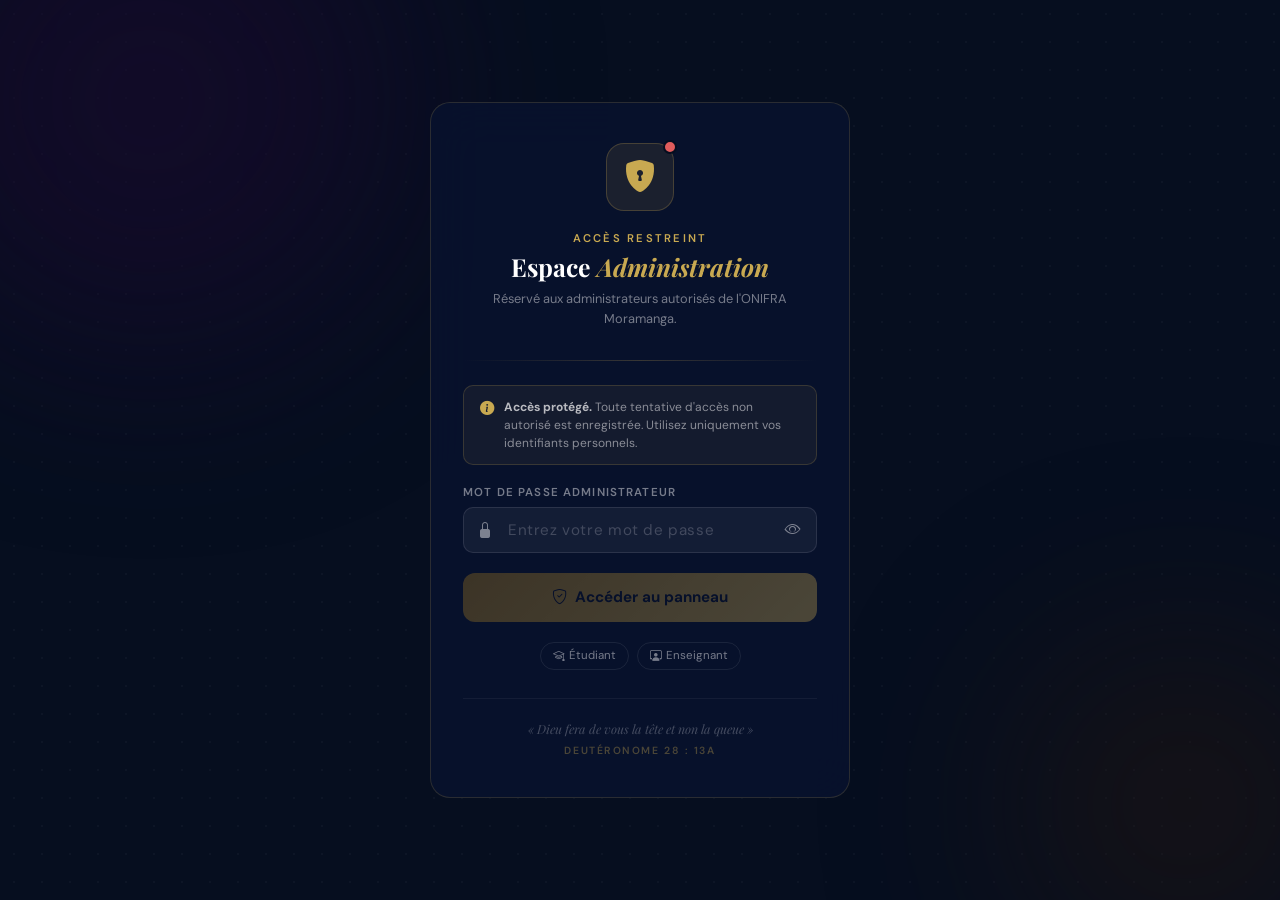
<file: front-end/admin.html>
<!DOCTYPE html>
<html lang="fr">
<head>
  <meta charset="utf-8">
  <meta name="viewport" content="width=device-width, initial-scale=1">
  <title>Administration — ONIFRA</title>
  <link href="https://fonts.googleapis.com/css2?family=Playfair+Display:ital,wght@0,600;0,700;1,600&family=DM+Sans:wght@300;400;500;600&display=swap" rel="stylesheet">
  <link rel="stylesheet" href="https://cdn.jsdelivr.net/npm/bootstrap-icons@1.11.0/font/bootstrap-icons.css">
  <style>
    :root {
      --navy:      #08122d;
      --navy-mid:  #0d1f3c;
      --navy-lt:   #162848;
      --accent:    #c8a951;
      --accent-lt: #e4c96a;
      --green:     #22c55e;
      --red:       #e05c5c;
      --blue:      #3b82f6;
      --muted:     rgba(255,255,255,0.45);
      --radius:    12px;
      --bg:        #f0f4f8;
      --sidebar-w: 240px;
    }
    *, *::before, *::after { box-sizing: border-box; margin: 0; padding: 0; }
    body {
      font-family: 'DM Sans', sans-serif;
      background: var(--bg);
      min-height: 100vh;
    }

    /* ══════════════════════
       LAYOUT
    ══════════════════════ */
    .layout { display: flex; min-height: 100vh; }

    /* ══════════════════════
       SIDEBAR
    ══════════════════════ */
    .sidebar {
      width: var(--sidebar-w); flex-shrink: 0;
      background: var(--navy);
      position: fixed; top: 0; left: 0; bottom: 0;
      display: flex; flex-direction: column;
      border-right: 1px solid rgba(200,169,81,.12);
      z-index: 200;
      transition: transform .3s ease;
    }
    .sidebar-brand {
      padding: 1.25rem 1.1rem 1rem;
      border-bottom: 1px solid rgba(255,255,255,.06);
      display: flex; align-items: center; gap: .75rem;
    }
    .brand-icon {
      width: 36px; height: 36px; border-radius: 10px;
      background: rgba(200,169,81,.15);
      border: 1px solid rgba(200,169,81,.25);
      display: flex; align-items: center; justify-content: center;
      color: var(--accent); font-size: 1rem; flex-shrink: 0;
    }
    .brand-text { min-width: 0; }
    .brand-name {
      font-family: 'Playfair Display', serif;
      font-size: .9rem; font-weight: 700; color: #fff;
    }
    .brand-sub { font-size: .65rem; color: var(--muted); letter-spacing: .06em; text-transform: uppercase; }

    .sidebar-nav { flex: 1; padding: .75rem 0; overflow-y: auto; }
    .nav-section-label {
      font-size: .6rem; font-weight: 700; letter-spacing: .16em;
      text-transform: uppercase; color: rgba(255,255,255,.25);
      padding: .75rem 1.1rem .3rem;
    }
    .nav-item {
      display: flex; align-items: center; gap: .7rem;
      padding: .6rem 1.1rem; cursor: pointer;
      color: rgba(255,255,255,.55); font-size: .82rem; font-weight: 500;
      touch-action: manipulation; -webkit-tap-highlight-color: transparent;
      transition: color .15s, background .15s;
      border-left: 2px solid transparent;
      user-select: none;
    }
    .nav-item i { font-size: 1rem; flex-shrink: 0; width: 18px; text-align: center; }
    .nav-item:hover { color: #fff; background: rgba(255,255,255,.05); }
    .nav-item.active {
      color: var(--accent); background: rgba(200,169,81,.08);
      border-left-color: var(--accent);
    }

    .sidebar-footer {
      padding: .85rem 1.1rem;
      border-top: 1px solid rgba(255,255,255,.06);
    }
    .admin-info {
      display: flex; align-items: center; gap: .65rem; margin-bottom: .6rem;
    }
    .admin-avatar {
      width: 32px; height: 32px; border-radius: 50%;
      background: linear-gradient(135deg, var(--accent), var(--accent-lt));
      display: flex; align-items: center; justify-content: center;
      font-size: .75rem; font-weight: 700; color: var(--navy); flex-shrink: 0;
    }
    .admin-name { font-size: .78rem; font-weight: 600; color: #fff; }
    .admin-role { font-size: .65rem; color: var(--muted); }
    .btn-logout-sidebar {
      width: 100%; background: rgba(224,92,92,.1);
      border: 1px solid rgba(224,92,92,.2);
      border-radius: 8px; color: #e05c5c;
      padding: .45rem; cursor: pointer;
      font-family: 'DM Sans', sans-serif; font-size: .75rem; font-weight: 500;
      display: flex; align-items: center; justify-content: center; gap: 5px;
      touch-action: manipulation; transition: background .15s;
    }
    .btn-logout-sidebar:hover { background: rgba(224,92,92,.2); }

    /* ── Overlay mobile ── */
    .sidebar-overlay {
      display: none; position: fixed; inset: 0;
      background: rgba(0,0,0,.5); z-index: 190;
    }
    .sidebar-overlay.show { display: block; }

    /* ══════════════════════
       CONTENU PRINCIPAL
    ══════════════════════ */
    .main-content {
      margin-left: var(--sidebar-w);
      flex: 1; min-width: 0;
    }

    /* Topbar mobile */
    .topbar-mobile {
      display: none;
      background: var(--navy);
      padding: .75rem 1rem;
      align-items: center; gap: .75rem;
      border-bottom: 1px solid rgba(200,169,81,.12);
      position: sticky; top: 0; z-index: 100;
    }
    .btn-menu {
      background: none; border: none; color: #fff;
      font-size: 1.2rem; cursor: pointer; padding: 4px;
      touch-action: manipulation;
    }
    .topbar-title {
      font-family: 'Playfair Display', serif;
      font-size: .95rem; font-weight: 700; color: #fff;
    }

    .content-area { padding: 1.75rem 1.5rem; max-width: 900px; }

    /* Section header */
    .section-header { margin-bottom: 1.5rem; }
    .section-title {
      font-family: 'Playfair Display', serif;
      font-size: 1.4rem; font-weight: 700; color: var(--navy-mid);
    }
    .section-sub { font-size: .82rem; color: #6b7a99; margin-top: .2rem; }

    /* Sections */
    .section { display: none; }
    .section.active { display: block; animation: fadeUp .35s ease both; }

    /* ══════════════════════
       COMPOSANTS COMMUNS
    ══════════════════════ */

    /* Card contenu */
    .card {
      background: #fff; border-radius: var(--radius);
      border: 1px solid rgba(13,31,60,.07);
      box-shadow: 0 2px 10px rgba(13,31,60,.05);
      padding: 1.25rem; margin-bottom: 1rem;
    }
    .card-title {
      font-size: .85rem; font-weight: 700;
      color: #0d1f3c; margin-bottom: 1rem;
      display: flex; align-items: center; gap: 6px;
    }
    .card-title i { color: var(--accent); }

    /* Formulaire */
    .form-grid { display: grid; grid-template-columns: 1fr 1fr; gap: .75rem; }
    .form-grid.col3 { grid-template-columns: 1fr 1fr 1fr; }
    .form-grid.col1 { grid-template-columns: 1fr; }
    .form-row { display: flex; flex-direction: column; gap: .3rem; }
    .form-row.span2 { grid-column: span 2; }
    .form-row.span3 { grid-column: span 3; }
    .form-label {
      font-size: .7rem; font-weight: 700;
      letter-spacing: .08em; text-transform: uppercase; color: #6b7a99;
    }
    .form-label .req { color: var(--red); margin-left: 2px; }
    .form-input, .form-select, .form-textarea {
      background: #f8fafc; border: 1px solid rgba(13,31,60,.12);
      border-radius: 8px; color: #0d1f3c;
      font-family: 'DM Sans', sans-serif; font-size: .88rem;
      padding: .55rem .8rem; outline: none;
      transition: border-color .2s; width: 100%;
    }
    .form-input:focus, .form-select:focus, .form-textarea:focus { border-color: var(--accent); }
    .form-input::placeholder, .form-textarea::placeholder { color: #a0aec0; }
    .form-textarea { resize: vertical; min-height: 80px; line-height: 1.5; }
    .form-select { cursor: pointer; }

    /* Boutons */
    .btn {
      display: inline-flex; align-items: center; gap: 6px;
      border-radius: 8px; font-family: 'DM Sans', sans-serif;
      font-size: .82rem; font-weight: 600; cursor: pointer;
      padding: .55rem 1.1rem; border: none;
      touch-action: manipulation; -webkit-tap-highlight-color: transparent;
      transition: all .15s;
    }
    .btn-primary { background: var(--navy); color: var(--accent); }
    .btn-primary:hover { background: var(--navy-lt); }
    .btn-success { background: var(--green); color: #fff; }
    .btn-success:hover { background: #16a34a; }
    .btn-danger  { background: var(--red); color: #fff; }
    .btn-danger:hover  { background: #c0392b; }
    .btn-outline {
      background: none; border: 1px solid rgba(13,31,60,.15); color: #6b7a99;
    }
    .btn-outline:hover { border-color: var(--navy); color: var(--navy); }
    .btn:disabled { opacity: .45; cursor: not-allowed; }
    .btn-sm { padding: .35rem .75rem; font-size: .75rem; }

    /* Tableau */
    .table-wrap { overflow-x: auto; }
    table { width: 100%; border-collapse: collapse; font-size: .82rem; }
    th {
      background: #f8fafc; font-weight: 700; font-size: .68rem;
      letter-spacing: .08em; text-transform: uppercase; color: #6b7a99;
      padding: .65rem .85rem; text-align: left;
      border-bottom: 1px solid rgba(13,31,60,.08);
    }
    td {
      padding: .7rem .85rem; color: #0d1f3c;
      border-bottom: 1px solid rgba(13,31,60,.05);
      vertical-align: middle;
    }
    tr:last-child td { border-bottom: none; }
    tr:hover td { background: #f8fafc; }

    /* Badge */
    .badge {
      display: inline-flex; align-items: center;
      font-size: .65rem; font-weight: 700;
      letter-spacing: .06em; text-transform: uppercase;
      padding: 2px 8px; border-radius: 20px;
    }
    .badge-gestion  { background: rgba(200,169,81,.15); color: #a07d20; }
    .badge-droit    { background: rgba(59,130,246,.12); color: #2563eb; }
    .badge-agro     { background: rgba(34,197,94,.12);  color: #16a34a; }
    .badge-niveau   { background: rgba(139,92,246,.12); color: #7c3aed; }
    .badge-info     { background: rgba(59,130,246,.12); color: #2563eb; }
    .badge-event    { background: rgba(200,169,81,.15); color: #a07d20; }
    .badge-urgent   { background: rgba(224,92,92,.12);  color: #c0392b; }

    /* Actions tableau */
    .table-actions { display: flex; gap: .4rem; }

    /* Upload zone */
    .file-drop {
      border: 1.5px dashed rgba(13,31,60,.2);
      border-radius: 10px; padding: 1.5rem;
      text-align: center; cursor: pointer;
      transition: border-color .2s, background .2s;
      background: #f8fafc; position: relative;
    }
    .file-drop:hover, .file-drop.drag { border-color: var(--accent); background: rgba(200,169,81,.04); }
    .file-drop input[type=file] {
      position: absolute; inset: 0; opacity: 0; cursor: pointer; width: 100%; height: 100%;
    }
    .file-drop-icon { font-size: 2rem; color: #a0aec0; margin-bottom: .5rem; }
    .file-drop-text { font-size: .8rem; color: #6b7a99; line-height: 1.6; }
    .file-drop-text strong { color: var(--accent); }
    .file-preview {
      display: none; align-items: center; gap: .6rem;
      background: rgba(200,169,81,.08); border: 1px solid rgba(200,169,81,.2);
      border-radius: 8px; padding: .55rem .85rem; margin-top: .6rem;
    }
    .file-preview.show { display: flex; }
    .file-preview i { color: var(--accent); }
    .file-preview span { font-size: .78rem; color: #0d1f3c; flex: 1; overflow: hidden; text-overflow: ellipsis; white-space: nowrap; }
    .file-preview button { background: none; border: none; color: #a0aec0; cursor: pointer; font-size: .85rem; }

    /* Modules assignés (enseignants) */
    .modules-assign {
      display: flex; flex-direction: column; gap: .5rem;
      margin-top: .5rem;
    }
    .module-assign-row {
      display: grid; grid-template-columns: 1fr 1fr 1fr auto;
      gap: .5rem; align-items: end;
    }
    .btn-add-module-row {
      background: none; border: 1px dashed rgba(13,31,60,.2);
      border-radius: 8px; color: #6b7a99;
      padding: .45rem; cursor: pointer; font-size: .8rem;
      display: flex; align-items: center; justify-content: center; gap: 5px;
      touch-action: manipulation; transition: all .15s; width: 100%;
      font-family: 'DM Sans', sans-serif;
    }
    .btn-add-module-row:hover { border-color: var(--accent); color: var(--accent); }
    .btn-remove-row {
      background: none; border: 1px solid rgba(224,92,92,.2);
      border-radius: 8px; color: var(--red);
      width: 32px; height: 32px; cursor: pointer;
      display: flex; align-items: center; justify-content: center;
      font-size: .85rem; flex-shrink: 0;
      touch-action: manipulation; transition: background .15s;
    }
    .btn-remove-row:hover { background: rgba(224,92,92,.1); }

    /* Notification ciblage */
    .target-options { display: flex; gap: .5rem; flex-wrap: wrap; margin-bottom: .75rem; }
    .target-btn {
      background: #f8fafc; border: 1px solid rgba(13,31,60,.12);
      border-radius: 20px; color: #6b7a99;
      padding: .38rem .9rem; cursor: pointer;
      font-family: 'DM Sans', sans-serif; font-size: .75rem; font-weight: 500;
      touch-action: manipulation; transition: all .15s;
    }
    .target-btn.active { background: var(--navy); border-color: var(--navy); color: #fff; }

    /* Mot de passe sécurité */
    .pwd-input-wrap { position: relative; }
    .pwd-input-wrap .form-input { padding-right: 2.5rem; }
    .btn-eye-pwd {
      position: absolute; right: 10px; top: 50%;
      transform: translateY(-50%);
      background: none; border: none; color: #a0aec0;
      cursor: pointer; font-size: .95rem; padding: 3px;
      touch-action: manipulation; transition: color .15s;
    }
    .btn-eye-pwd:hover { color: var(--accent); }

    /* Strength bar */
    .strength-bar { height: 3px; background: #e2e6ed; border-radius: 2px; overflow: hidden; margin-top: .35rem; }
    .strength-fill { height: 100%; border-radius: 2px; transition: width .3s, background .3s; width: 0%; }

    /* Toast */
    .toast {
      position: fixed; bottom: 24px; left: 50%;
      transform: translateX(-50%) translateY(20px);
      background: #0d1f3c; color: #fff;
      border-radius: 10px; padding: .65rem 1.25rem;
      font-size: .82rem; font-weight: 500;
      display: flex; align-items: center; gap: 8px;
      box-shadow: 0 8px 24px rgba(13,31,60,.3);
      z-index: 999; opacity: 0;
      transition: opacity .3s, transform .3s;
      pointer-events: none; white-space: nowrap;
    }
    .toast.show { opacity: 1; transform: translateX(-50%) translateY(0); }
    .toast.success i { color: var(--green); }
    .toast.error   i { color: var(--red); }

    /* Modal confirmation */
    .modal-overlay {
      display: none; position: fixed; inset: 0;
      background: rgba(0,0,0,.5); z-index: 500;
      align-items: center; justify-content: center; padding: 1rem;
    }
    .modal-overlay.show { display: flex; }
    .modal {
      background: #fff; border-radius: 16px;
      padding: 1.5rem; max-width: 380px; width: 100%;
      box-shadow: 0 20px 60px rgba(0,0,0,.2);
      animation: fadeUp .3s ease both;
    }
    .modal-icon { font-size: 2rem; margin-bottom: .75rem; display: block; text-align: center; }
    .modal-title { font-size: 1rem; font-weight: 700; color: #0d1f3c; text-align: center; margin-bottom: .4rem; }
    .modal-msg   { font-size: .82rem; color: #6b7a99; text-align: center; line-height: 1.5; margin-bottom: 1.25rem; }
    .modal-actions { display: flex; gap: .6rem; }
    .modal-actions .btn { flex: 1; justify-content: center; }

    /* Skeleton */
    .skel { border-radius: 6px; background: linear-gradient(90deg,#eef0f5 25%,#e2e6ed 50%,#eef0f5 75%); background-size: 800px 100%; animation: shimmer 1.4s ease-in-out infinite; }
    .skel-row { height: 44px; margin-bottom: .5rem; }
    @keyframes shimmer { 0%{background-position:-400px 0} 100%{background-position:400px 0} }

    @keyframes fadeUp { from{opacity:0;transform:translateY(14px)} to{opacity:1;transform:translateY(0)} }

    /* ══════════════════════
       RESPONSIVE
    ══════════════════════ */
    @media(max-width: 768px) {
      .sidebar { transform: translateX(-100%); }
      .sidebar.open { transform: translateX(0); }
      .main-content { margin-left: 0; }
      .topbar-mobile { display: flex; }
      .content-area { padding: 1.25rem 1rem; }
      .form-grid { grid-template-columns: 1fr; }
      .form-grid.col3 { grid-template-columns: 1fr; }
      .form-row.span2, .form-row.span3 { grid-column: span 1; }
      .module-assign-row { grid-template-columns: 1fr 1fr; }
    }
  </style>
</head>
<body>

  <div class="layout">

    <!-- ══ SIDEBAR ══ -->
    <aside class="sidebar" id="sidebar">
      <div class="sidebar-brand">
        <div class="brand-icon"><i class="bi bi-shield-lock-fill"></i></div>
        <div class="brand-text">
          <div class="brand-name">ONIFRA</div>
          <div class="brand-sub">Administration</div>
        </div>
      </div>

      <nav class="sidebar-nav">
        <div class="nav-section-label">Gestion</div>
        <div class="nav-item active" onclick="showSection('etudiants', this)">
          <i class="bi bi-people-fill"></i> Étudiants
        </div>
        <div class="nav-item" onclick="showSection('enseignants', this)">
          <i class="bi bi-person-workspace"></i> Enseignants
        </div>
        <div class="nav-item" onclick="showSection('modules', this)">
          <i class="bi bi-journal-bookmark-fill"></i> Modules
        </div>

        <div class="nav-section-label">Contenu</div>
        <div class="nav-item" onclick="showSection('edt', this)">
          <i class="bi bi-calendar-week-fill"></i> EDT
        </div>
        <div class="nav-item" onclick="showSection('actualites', this)">
          <i class="bi bi-megaphone-fill"></i> Actualités
        </div>
        <div class="nav-item" onclick="showSection('notifications', this)">
          <i class="bi bi-bell-fill"></i> Notifications
        </div>

        <div class="nav-section-label">Compte</div>
        <div class="nav-item" onclick="showSection('securite', this)">
          <i class="bi bi-lock-fill"></i> Sécurité
        </div>
      </nav>

      <div class="sidebar-footer">
        <div class="admin-info">
          <div class="admin-avatar">A</div>
          <div>
            <div class="admin-name">Administrateur</div>
            <div class="admin-role">ONIFRA Moramanga</div>
          </div>
        </div>
        <button class="btn-logout-sidebar" onclick="logout()">
          <i class="bi bi-box-arrow-right"></i> Déconnexion
        </button>
      </div>
    </aside>

    <div class="sidebar-overlay" id="sidebarOverlay" onclick="closeSidebar()"></div>

    <!-- ══ CONTENU ══ -->
    <div class="main-content">

      <!-- Topbar mobile -->
      <div class="topbar-mobile">
        <button class="btn-menu" onclick="openSidebar()">
          <i class="bi bi-list"></i>
        </button>
        <span class="topbar-title" id="topbarTitle">Étudiants</span>
      </div>

      <div class="content-area">

        <!-- ══════════════════════
             ÉTUDIANTS
        ══════════════════════ -->
        <div class="section active" id="sec-etudiants">
          <div class="section-header">
            <div class="section-title">Étudiants</div>
            <div class="section-sub">Gérer les comptes étudiants</div>
          </div>

          <!-- Formulaire ajout -->
          <div class="card">
            <div class="card-title"><i class="bi bi-person-plus-fill"></i> Ajouter un étudiant</div>
            <div class="form-grid">
              <div class="form-row">
                <label class="form-label">Nom <span class="req">*</span></label>
                <input class="form-input" id="etNom" type="text" placeholder="RAKOTO">
              </div>
              <div class="form-row">
                <label class="form-label">Prénom <span class="req">*</span></label>
                <input class="form-input" id="etPrenom" type="text" placeholder="Jean">
              </div>
              <div class="form-row">
                <label class="form-label">Matricule <span class="req">*</span></label>
                <input class="form-input" id="etMatricule" type="text" placeholder="2024-GES-001">
              </div>
              <div class="form-row">
                <label class="form-label">Téléphone <span class="req">*</span></label>
                <input class="form-input" id="etTel" type="tel" placeholder="+261 34 XX XXX XX">
              </div>
              <div class="form-row">
                <label class="form-label">Mention <span class="req">*</span></label>
                <select class="form-select" id="etMention">
                  <option value="">— Choisir —</option>
                  <option value="gestion">Gestion</option>
                  <option value="droit">Droit</option>
                  <option value="agronomie">Agronomie</option>
                </select>
              </div>
              <div class="form-row">
                <label class="form-label">Niveau <span class="req">*</span></label>
                <select class="form-select" id="etNiveau">
                  <option value="">— Choisir —</option>
                  <option value="L1">L1</option>
                  <option value="L2">L2</option>
                  <option value="L3">L3</option>
                </select>
              </div>
            </div>
            <div style="margin-top:.85rem; display:flex; gap:.6rem;">
              <button class="btn btn-primary" onclick="addEtudiant()">
                <i class="bi bi-plus-lg"></i> Ajouter
              </button>
              <button class="btn btn-outline" onclick="clearEtudiantForm()">
                <i class="bi bi-x"></i> Effacer
              </button>
            </div>
          </div>

          <!-- Liste étudiants -->
          <div class="card">
            <div class="card-title" style="justify-content:space-between;">
              <span><i class="bi bi-list-ul"></i> Liste des étudiants</span>
              <input class="form-input" id="searchEt" type="search"
                placeholder="Rechercher…" style="width:180px;padding:.35rem .75rem;font-size:.78rem;"
                oninput="filterEtudiants(this.value)">
            </div>
            <div class="table-wrap">
              <table id="etTable">
                <thead>
                  <tr>
                    <th>Nom & Prénom</th>
                    <th>Matricule</th>
                    <th>Mention</th>
                    <th>Niveau</th>
                    <th>Tél</th>
                    <th>Actions</th>
                  </tr>
                </thead>
                <tbody id="etTbody">
                  <tr><td colspan="6"><div class="skel skel-row"></div></td></tr>
                </tbody>
              </table>
            </div>
          </div>
        </div>

        <!-- ══════════════════════
             ENSEIGNANTS
        ══════════════════════ -->
        <div class="section" id="sec-enseignants">
          <div class="section-header">
            <div class="section-title">Enseignants</div>
            <div class="section-sub">Gérer les comptes enseignants et leurs modules</div>
          </div>

          <div class="card">
            <div class="card-title"><i class="bi bi-person-plus-fill"></i> Ajouter un enseignant</div>
            <div class="form-grid">
              <div class="form-row">
                <label class="form-label">Nom <span class="req">*</span></label>
                <input class="form-input" id="ensNom" type="text" placeholder="RAZAFY">
              </div>
              <div class="form-row">
                <label class="form-label">Prénom <span class="req">*</span></label>
                <input class="form-input" id="ensPrenom" type="text" placeholder="Marie">
              </div>
              <div class="form-row">
                <label class="form-label">Grade / Titre</label>
                <input class="form-input" id="ensGrade" type="text" placeholder="Dr., Prof., M., Mme">
              </div>
              <div class="form-row">
                <label class="form-label">PIN (6 chiffres) <span class="req">*</span></label>
                <input class="form-input" id="ensPin" type="text"
                  placeholder="ex: 123456" maxlength="6" pattern="[0-9]{6}">
              </div>
            </div>

            <!-- Modules assignés -->
            <div style="margin-top:.85rem;">
              <label class="form-label" style="margin-bottom:.5rem;display:block;">
                Modules assignés <span class="req">*</span>
              </label>
              <div class="modules-assign" id="modulesAssign">
                <div class="module-assign-row" id="modRow-0">
                  <div class="form-row">
                    <label class="form-label">Nom du module</label>
                    <input class="form-input mod-name" type="text" placeholder="Analyse Financière">
                  </div>
                  <div class="form-row">
                    <label class="form-label">Mention</label>
                    <select class="form-select mod-mention">
                      <option value="">—</option>
                      <option value="gestion">Gestion</option>
                      <option value="droit">Droit</option>
                      <option value="agronomie">Agronomie</option>
                    </select>
                  </div>
                  <div class="form-row">
                    <label class="form-label">Niveau</label>
                    <select class="form-select mod-niveau">
                      <option value="">—</option>
                      <option value="L1">L1</option>
                      <option value="L2">L2</option>
                      <option value="L3">L3</option>
                    </select>
                  </div>
                  <button class="btn-remove-row" onclick="removeModRow(0)" style="margin-top:1.4rem;">
                    <i class="bi bi-trash3"></i>
                  </button>
                </div>
              </div>
              <button class="btn-add-module-row" style="margin-top:.5rem;" onclick="addModRow()">
                <i class="bi bi-plus-circle"></i> Ajouter un autre module
              </button>
            </div>

            <div style="margin-top:.85rem; display:flex; gap:.6rem;">
              <button class="btn btn-primary" onclick="addEnseignant()">
                <i class="bi bi-plus-lg"></i> Ajouter
              </button>
              <button class="btn btn-outline" onclick="clearEnsForm()">
                <i class="bi bi-x"></i> Effacer
              </button>
            </div>
          </div>

          <div class="card">
            <div class="card-title"><i class="bi bi-list-ul"></i> Liste des enseignants</div>
            <div class="table-wrap">
              <table>
                <thead>
                  <tr>
                    <th>Nom & Prénom</th>
                    <th>Grade</th>
                    <th>Modules</th>
                    <th>Actions</th>
                  </tr>
                </thead>
                <tbody id="ensTbody">
                  <tr><td colspan="4"><div class="skel skel-row"></div></td></tr>
                </tbody>
              </table>
            </div>
          </div>
        </div>

        <!-- ══════════════════════
             MODULES
        ══════════════════════ -->
        <div class="section" id="sec-modules">
          <div class="section-header">
            <div class="section-title">Modules</div>
            <div class="section-sub">Créer et gérer les modules de cours</div>
          </div>

          <div class="card">
            <div class="card-title"><i class="bi bi-journal-plus"></i> Créer un module</div>
            <div class="form-grid col3">
              <div class="form-row">
                <label class="form-label">Nom du module <span class="req">*</span></label>
                <input class="form-input" id="modNom" type="text" placeholder="Analyse Financière">
              </div>
              <div class="form-row">
                <label class="form-label">Mention <span class="req">*</span></label>
                <select class="form-select" id="modMention">
                  <option value="">— Choisir —</option>
                  <option value="gestion">Gestion</option>
                  <option value="droit">Droit</option>
                  <option value="agronomie">Agronomie</option>
                </select>
              </div>
              <div class="form-row">
                <label class="form-label">Niveau <span class="req">*</span></label>
                <select class="form-select" id="modNiveau">
                  <option value="">— Choisir —</option>
                  <option value="L1">L1</option>
                  <option value="L2">L2</option>
                  <option value="L3">L3</option>
                </select>
              </div>
              <div class="form-row span3">
                <label class="form-label">Enseignant assigné <span class="req">*</span></label>
                <select class="form-select" id="modEnseignant">
                  <option value="">— Choisir un enseignant —</option>
                </select>
              </div>
            </div>
            <div style="margin-top:.85rem;">
              <button class="btn btn-primary" onclick="addModule()">
                <i class="bi bi-plus-lg"></i> Créer le module
              </button>
            </div>
          </div>

          <div class="card">
            <div class="card-title"><i class="bi bi-list-ul"></i> Modules existants</div>
            <div class="table-wrap">
              <table>
                <thead>
                  <tr>
                    <th>Module</th>
                    <th>Mention</th>
                    <th>Niveau</th>
                    <th>Enseignant</th>
                    <th>Supports</th>
                    <th>Actions</th>
                  </tr>
                </thead>
                <tbody id="modTbody">
                  <tr><td colspan="6"><div class="skel skel-row"></div></td></tr>
                </tbody>
              </table>
            </div>
          </div>
        </div>

        <!-- ══════════════════════
             EDT
        ══════════════════════ -->
        <div class="section" id="sec-edt">
          <div class="section-header">
            <div class="section-title">Emploi du temps</div>
            <div class="section-sub">Publier les EDT par mention et niveau</div>
          </div>

          <div class="card">
            <div class="card-title"><i class="bi bi-upload"></i> Publier un EDT</div>
            <div class="form-grid">
              <div class="form-row">
                <label class="form-label">Mention <span class="req">*</span></label>
                <select class="form-select" id="edtMention">
                  <option value="">— Choisir —</option>
                  <option value="gestion">Gestion</option>
                  <option value="droit">Droit</option>
                  <option value="agronomie">Agronomie</option>
                </select>
              </div>
              <div class="form-row">
                <label class="form-label">Niveau <span class="req">*</span></label>
                <select class="form-select" id="edtNiveau">
                  <option value="">— Choisir —</option>
                  <option value="L1">L1</option>
                  <option value="L2">L2</option>
                  <option value="L3">L3</option>
                </select>
              </div>
              <div class="form-row span2">
                <label class="form-label">Image EDT (JPG/PNG) <span class="req">*</span></label>
                <div class="file-drop" id="edtFileDrop"
                  ondragover="dragOver(event,'edtFileDrop')"
                  ondragleave="dragLeave('edtFileDrop')"
                  ondrop="dropFile(event,'edtFileInput','edtFileDrop','edtFilePreview','edtFileName')">
                  <input type="file" id="edtFileInput" accept="image/jpeg,image/png"
                    onchange="fileChange('edtFileInput','edtFileDrop','edtFilePreview','edtFileName')">
                  <div class="file-drop-icon"><i class="bi bi-image"></i></div>
                  <div class="file-drop-text">
                    <strong>Cliquez ou glissez</strong> l'image ici<br>
                    JPG ou PNG — max 10 Mo
                  </div>
                </div>
                <div class="file-preview" id="edtFilePreview">
                  <i class="bi bi-image-fill"></i>
                  <span id="edtFileName">—</span>
                  <button onclick="clearFileDrop('edtFileInput','edtFileDrop','edtFilePreview')">
                    <i class="bi bi-x"></i>
                  </button>
                </div>
              </div>
            </div>
            <div style="margin-top:.85rem;">
              <button class="btn btn-primary" onclick="publishEDT()">
                <i class="bi bi-calendar-check"></i> Publier l'EDT
              </button>
            </div>
          </div>

          <div class="card">
            <div class="card-title"><i class="bi bi-clock-history"></i> EDT publiés</div>
            <div class="table-wrap">
              <table>
                <thead>
                  <tr><th>Mention</th><th>Niveau</th><th>Date publication</th><th>Actions</th></tr>
                </thead>
                <tbody id="edtTbody">
                  <tr><td colspan="4"><div class="skel skel-row"></div></td></tr>
                </tbody>
              </table>
            </div>
          </div>
        </div>

        <!-- ══════════════════════
             ACTUALITÉS
        ══════════════════════ -->
        <div class="section" id="sec-actualites">
          <div class="section-header">
            <div class="section-title">Actualités</div>
            <div class="section-sub">Publier et gérer les annonces</div>
          </div>

          <div class="card">
            <div class="card-title"><i class="bi bi-megaphone-fill"></i> Nouvelle annonce</div>
            <div class="form-grid">
              <div class="form-row span2">
                <label class="form-label">Titre <span class="req">*</span></label>
                <input class="form-input" id="actTitre" type="text"
                  placeholder="Titre de l'annonce">
              </div>
              <div class="form-row">
                <label class="form-label">Type <span class="req">*</span></label>
                <select class="form-select" id="actType">
                  <option value="info">Information</option>
                  <option value="event">Événement</option>
                  <option value="urgent">Urgent</option>
                </select>
              </div>
              <div class="form-row">
                <label class="form-label">Date événement <span style="color:#a0aec0;font-weight:400">(si événement)</span></label>
                <input class="form-input" id="actDateEvt" type="date">
              </div>
              <div class="form-row span2">
                <label class="form-label">Contenu <span class="req">*</span></label>
                <textarea class="form-textarea" id="actContenu"
                  placeholder="Contenu de l'annonce…" rows="4"></textarea>
              </div>
              <div class="form-row span2">
                <label class="form-label">Image <span style="color:#a0aec0;font-weight:400">(facultatif)</span></label>
                <div class="file-drop" id="actFileDrop"
                  ondragover="dragOver(event,'actFileDrop')"
                  ondragleave="dragLeave('actFileDrop')"
                  ondrop="dropFile(event,'actFileInput','actFileDrop','actFilePreview','actFileName')">
                  <input type="file" id="actFileInput" accept="image/jpeg,image/png,image/webp"
                    onchange="fileChange('actFileInput','actFileDrop','actFilePreview','actFileName')">
                  <div class="file-drop-icon"><i class="bi bi-image"></i></div>
                  <div class="file-drop-text">
                    <strong>Cliquez ou glissez</strong> une image<br>JPG, PNG ou WebP
                  </div>
                </div>
                <div class="file-preview" id="actFilePreview">
                  <i class="bi bi-image-fill"></i>
                  <span id="actFileName">—</span>
                  <button onclick="clearFileDrop('actFileInput','actFileDrop','actFilePreview')">
                    <i class="bi bi-x"></i>
                  </button>
                </div>
              </div>
            </div>
            <div style="margin-top:.85rem;">
              <button class="btn btn-primary" onclick="publishActualite()">
                <i class="bi bi-send-fill"></i> Publier
              </button>
            </div>
          </div>

          <div class="card">
            <div class="card-title"><i class="bi bi-list-ul"></i> Annonces publiées</div>
            <div class="table-wrap">
              <table>
                <thead>
                  <tr><th>Titre</th><th>Type</th><th>Date</th><th>Commentaires</th><th>Actions</th></tr>
                </thead>
                <tbody id="actTbody">
                  <tr><td colspan="5"><div class="skel skel-row"></div></td></tr>
                </tbody>
              </table>
            </div>
          </div>
        </div>

        <!-- ══════════════════════
             NOTIFICATIONS
        ══════════════════════ -->
        <div class="section" id="sec-notifications">
          <div class="section-header">
            <div class="section-title">Notifications</div>
            <div class="section-sub">Envoyer des notifications aux étudiants</div>
          </div>

          <div class="card">
            <div class="card-title"><i class="bi bi-bell-fill"></i> Envoyer une notification</div>

            <div style="margin-bottom:.75rem;">
              <label class="form-label" style="margin-bottom:.4rem;display:block;">
                Cibler <span class="req">*</span>
              </label>
              <div class="target-options" id="targetOptions">
                <button class="target-btn active" data-target="tous" onclick="setTarget('tous',this)">
                  Tous les étudiants
                </button>
                <button class="target-btn" data-target="mention" onclick="setTarget('mention',this)">
                  Par mention
                </button>
                <button class="target-btn" data-target="niveau" onclick="setTarget('niveau',this)">
                  Par mention + niveau
                </button>
              </div>
            </div>

            <!-- Filtres mention/niveau (conditionnels) -->
            <div id="targetFilters" style="display:none;" class="form-grid" style="margin-bottom:.75rem;">
              <div class="form-row" id="filterMentionRow">
                <label class="form-label">Mention</label>
                <select class="form-select" id="notifMention">
                  <option value="">Toutes</option>
                  <option value="gestion">Gestion</option>
                  <option value="droit">Droit</option>
                  <option value="agronomie">Agronomie</option>
                </select>
              </div>
              <div class="form-row" id="filterNiveauRow" style="display:none;">
                <label class="form-label">Niveau</label>
                <select class="form-select" id="notifNiveau">
                  <option value="">Tous</option>
                  <option value="L1">L1</option>
                  <option value="L2">L2</option>
                  <option value="L3">L3</option>
                </select>
              </div>
            </div>

            <div class="form-grid col1">
              <div class="form-row">
                <label class="form-label">Type <span class="req">*</span></label>
                <select class="form-select" id="notifType">
                  <option value="admin">Information admin</option>
                  <option value="edt">Changement EDT</option>
                  <option value="annonce">Annonce</option>
                  <option value="urgent">Urgent</option>
                  <option value="cours">Nouveau cours</option>
                </select>
              </div>
              <div class="form-row">
                <label class="form-label">Titre <span class="req">*</span></label>
                <input class="form-input" id="notifTitre" type="text"
                  placeholder="ex : Changement EDT Gestion L2">
              </div>
              <div class="form-row">
                <label class="form-label">Message <span class="req">*</span></label>
                <textarea class="form-textarea" id="notifMessage"
                  placeholder="Contenu de la notification…" rows="3"></textarea>
              </div>
            </div>

            <div style="margin-top:.85rem;">
              <button class="btn btn-primary" onclick="sendNotification()">
                <i class="bi bi-send-fill"></i> Envoyer
              </button>
            </div>
          </div>
        </div>

        <!-- ══════════════════════
             SÉCURITÉ
        ══════════════════════ -->
        <div class="section" id="sec-securite">
          <div class="section-header">
            <div class="section-title">Sécurité</div>
            <div class="section-sub">Modifier le mot de passe administrateur</div>
          </div>

          <div class="card" style="max-width:480px;">
            <div class="card-title"><i class="bi bi-lock-fill"></i> Changer le mot de passe</div>
            <div class="form-grid col1">
              <div class="form-row">
                <label class="form-label">Mot de passe actuel <span class="req">*</span></label>
                <div class="pwd-input-wrap">
                  <input class="form-input" id="pwdActuel" type="password"
                    placeholder="Mot de passe actuel" autocomplete="current-password">
                  <button class="btn-eye-pwd" type="button" onclick="togglePwd('pwdActuel',this)">
                    <i class="bi bi-eye"></i>
                  </button>
                </div>
              </div>
              <div class="form-row">
                <label class="form-label">Nouveau mot de passe <span class="req">*</span></label>
                <div class="pwd-input-wrap">
                  <input class="form-input" id="pwdNouveau" type="password"
                    placeholder="Min. 8 caractères" autocomplete="new-password"
                    oninput="checkPwdStrength(this)">
                  <button class="btn-eye-pwd" type="button" onclick="togglePwd('pwdNouveau',this)">
                    <i class="bi bi-eye"></i>
                  </button>
                </div>
                <div class="strength-bar">
                  <div class="strength-fill" id="secStrengthFill"></div>
                </div>
              </div>
              <div class="form-row">
                <label class="form-label">Confirmer <span class="req">*</span></label>
                <div class="pwd-input-wrap">
                  <input class="form-input" id="pwdConfirm" type="password"
                    placeholder="Répétez le nouveau mot de passe" autocomplete="new-password">
                  <button class="btn-eye-pwd" type="button" onclick="togglePwd('pwdConfirm',this)">
                    <i class="bi bi-eye"></i>
                  </button>
                </div>
              </div>
            </div>
            <div style="margin-top:.85rem;">
              <button class="btn btn-primary" onclick="changePassword()">
                <i class="bi bi-check-lg"></i> Enregistrer
              </button>
            </div>
          </div>
        </div>

      </div><!-- .content-area -->
    </div><!-- .main-content -->
  </div><!-- .layout -->

  <!-- Toast -->
  <div class="toast" id="toast">
    <i class="bi bi-check-circle-fill"></i>
    <span id="toastText">—</span>
  </div>

  <!-- Modal confirmation -->
  <div class="modal-overlay" id="modalOverlay">
    <div class="modal">
      <span class="modal-icon" id="modalIcon">⚠️</span>
      <div class="modal-title" id="modalTitle">Confirmer</div>
      <div class="modal-msg"   id="modalMsg">Êtes-vous sûr ?</div>
      <div class="modal-actions">
        <button class="btn btn-outline" onclick="closeModal()">Annuler</button>
        <button class="btn btn-danger"  id="modalConfirmBtn" onclick="confirmAction()">Supprimer</button>
      </div>
    </div>
  </div>

  <script>
    /* ── Auth guard ── */
    (function () {
      const t = sessionStorage.getItem('onifra_admin_token');
      if (!t) { location.href = 'login-admin.html'; return; }
      try {
        const p = JSON.parse(atob(t.split('.')[1]));
        if (p.exp * 1000 < Date.now()) { sessionStorage.clear(); location.href = 'login-admin.html'; }
      } catch { sessionStorage.clear(); location.href = 'login-admin.html'; }
    })();

    const API   = '/api';
    const token = sessionStorage.getItem('onifra_admin_token');
    const hdrs  = { 'Authorization': 'Bearer ' + token };
    const hdrsJ = { ...hdrs, 'Content-Type': 'application/json' };
    const mentionLabel = { gestion: 'Gestion', droit: 'Droit', agronomie: 'Agronomie' };

    let allEtudiants = [];
    let pendingAction = null;
    let modRowCount = 1;
    let activeTarget = 'tous';

    /* ══════════════════════
       NAVIGATION
    ══════════════════════ */
    function showSection(id, el) {
      document.querySelectorAll('.section').forEach(s => s.classList.remove('active'));
      document.querySelectorAll('.nav-item').forEach(n => n.classList.remove('active'));
      document.getElementById('sec-' + id).classList.add('active');
      el.classList.add('active');
      document.getElementById('topbarTitle').textContent = el.textContent.trim();
      closeSidebar();
      /* Charger données de la section */
      loadSection(id);
    }

    function loadSection(id) {
      const loaders = {
        etudiants:    loadEtudiants,
        enseignants:  loadEnseignants,
        modules:      loadModules,
        edt:          loadEDT,
        actualites:   loadActualites,
      };
      if (loaders[id]) loaders[id]();
    }

    /* ══════════════════════
       SIDEBAR MOBILE
    ══════════════════════ */
    function openSidebar() {
      document.getElementById('sidebar').classList.add('open');
      document.getElementById('sidebarOverlay').classList.add('show');
    }
    function closeSidebar() {
      document.getElementById('sidebar').classList.remove('open');
      document.getElementById('sidebarOverlay').classList.remove('show');
    }

    /* ══════════════════════
       ÉTUDIANTS
    ══════════════════════ */
    async function loadEtudiants() {
      try {
        const res = await fetch(`${API}/admin/etudiants`, { headers: hdrs });
        allEtudiants = await res.json();
        renderEtudiants(allEtudiants);
      } catch { showToast('Erreur chargement étudiants', 'error'); }
    }

    function renderEtudiants(data) {
      const tbody = document.getElementById('etTbody');
      if (!data.length) {
        tbody.innerHTML = `<tr><td colspan="6" style="text-align:center;color:#a0aec0;padding:1.5rem;">
          Aucun étudiant enregistré</td></tr>`;
        return;
      }
      tbody.innerHTML = data.map(e => `
        <tr>
          <td><strong>${e.nom} ${e.prenom}</strong></td>
          <td style="font-family:monospace;font-size:.8rem;">${e.matricule}</td>
          <td><span class="badge badge-${e.mention}">${mentionLabel[e.mention] || e.mention}</span></td>
          <td><span class="badge badge-niveau">${e.niveau}</span></td>
          <td>${e.tel || '—'}</td>
          <td>
            <div class="table-actions">
              <button class="btn btn-outline btn-sm" onclick="resetPinEtudiant(${e.id}, '${e.nom} ${e.prenom}')">
                <i class="bi bi-key"></i> PIN
              </button>
              <button class="btn btn-danger btn-sm" onclick="confirmDelete('etudiant', ${e.id}, '${e.nom} ${e.prenom}')">
                <i class="bi bi-trash3"></i>
              </button>
            </div>
          </td>
        </tr>`).join('');
    }

    function filterEtudiants(q) {
      const filtered = q
        ? allEtudiants.filter(e =>
            (e.nom + ' ' + e.prenom + ' ' + e.matricule).toLowerCase().includes(q.toLowerCase()))
        : allEtudiants;
      renderEtudiants(filtered);
    }

    async function addEtudiant() {
      const nom      = document.getElementById('etNom').value.trim().toUpperCase();
      const prenom   = document.getElementById('etPrenom').value.trim();
      const matricule= document.getElementById('etMatricule').value.trim().toUpperCase();
      const tel      = document.getElementById('etTel').value.trim();
      const mention  = document.getElementById('etMention').value;
      const niveau   = document.getElementById('etNiveau').value;

      if (!nom || !prenom || !matricule || !tel || !mention || !niveau) {
        showToast('Tous les champs obligatoires doivent être remplis', 'error'); return;
      }
      try {
        const res = await fetch(`${API}/admin/etudiants`, {
          method: 'POST', headers: hdrsJ,
          body: JSON.stringify({ nom, prenom, matricule, tel, mention, niveau })
        });
        if (!res.ok) { const d = await res.json(); throw new Error(d.message); }
        showToast('Étudiant ajouté avec succès !', 'success');
        clearEtudiantForm();
        loadEtudiants();
      } catch (e) { showToast(e.message || 'Erreur lors de l\'ajout', 'error'); }
    }

    function clearEtudiantForm() {
      ['etNom','etPrenom','etMatricule','etTel'].forEach(id => document.getElementById(id).value = '');
      document.getElementById('etMention').value = '';
      document.getElementById('etNiveau').value  = '';
    }

    async function resetPinEtudiant(id, nom) {
      const newPin = prompt(`Nouveau PIN (4 chiffres) pour ${nom} :`);
      if (!newPin || !/^\d{4}$/.test(newPin)) {
        showToast('PIN invalide — 4 chiffres requis', 'error'); return;
      }
      try {
        await fetch(`${API}/admin/etudiants/${id}/pin`, {
          method: 'PATCH', headers: hdrsJ,
          body: JSON.stringify({ pin: newPin })
        });
        showToast('PIN mis à jour', 'success');
      } catch { showToast('Erreur mise à jour PIN', 'error'); }
    }

    /* ══════════════════════
       ENSEIGNANTS
    ══════════════════════ */
    async function loadEnseignants() {
      try {
        const res = await fetch(`${API}/admin/enseignants`, { headers: hdrs });
        const data = await res.json();
        renderEnseignants(data);
        /* Alimenter le select modules */
        const sel = document.getElementById('modEnseignant');
        sel.innerHTML = '<option value="">— Choisir un enseignant —</option>' +
          data.map(e => `<option value="${e.id}">${e.nom} ${e.prenom}</option>`).join('');
      } catch { showToast('Erreur chargement enseignants', 'error'); }
    }

    function renderEnseignants(data) {
      const tbody = document.getElementById('ensTbody');
      if (!data.length) {
        tbody.innerHTML = `<tr><td colspan="4" style="text-align:center;color:#a0aec0;padding:1.5rem;">
          Aucun enseignant enregistré</td></tr>`;
        return;
      }
      tbody.innerHTML = data.map(e => {
        const mods = (e.modules || [])
          .map(m => `<span class="badge badge-${m.mention}" style="margin-right:3px;">${m.nom_module} · ${m.niveau}</span>`)
          .join('');
        return `
          <tr>
            <td><strong>${e.grade ? e.grade + ' ' : ''}${e.nom} ${e.prenom}</strong></td>
            <td>${e.grade || '—'}</td>
            <td>${mods || '—'}</td>
            <td>
              <div class="table-actions">
                <button class="btn btn-outline btn-sm" onclick="resetPinEns(${e.id}, '${e.nom} ${e.prenom}')">
                  <i class="bi bi-key"></i> PIN
                </button>
                <button class="btn btn-danger btn-sm" onclick="confirmDelete('enseignant', ${e.id}, '${e.nom} ${e.prenom}')">
                  <i class="bi bi-trash3"></i>
                </button>
              </div>
            </td>
          </tr>`;
      }).join('');
    }

    /* Lignes modules dynamiques */
    function addModRow() {
      const wrap = document.getElementById('modulesAssign');
      const idx  = modRowCount++;
      const row  = document.createElement('div');
      row.className = 'module-assign-row';
      row.id = 'modRow-' + idx;
      row.innerHTML = `
        <div class="form-row">
          <label class="form-label">Nom du module</label>
          <input class="form-input mod-name" type="text" placeholder="Comptabilité">
        </div>
        <div class="form-row">
          <label class="form-label">Mention</label>
          <select class="form-select mod-mention">
            <option value="">—</option>
            <option value="gestion">Gestion</option>
            <option value="droit">Droit</option>
            <option value="agronomie">Agronomie</option>
          </select>
        </div>
        <div class="form-row">
          <label class="form-label">Niveau</label>
          <select class="form-select mod-niveau">
            <option value="">—</option>
            <option value="L1">L1</option>
            <option value="L2">L2</option>
            <option value="L3">L3</option>
          </select>
        </div>
        <button class="btn-remove-row" onclick="removeModRow(${idx})" style="margin-top:1.4rem;">
          <i class="bi bi-trash3"></i>
        </button>`;
      wrap.appendChild(row);
    }
    function removeModRow(idx) {
      const row = document.getElementById('modRow-' + idx);
      if (row && document.querySelectorAll('.module-assign-row').length > 1) row.remove();
    }

    async function addEnseignant() {
      const nom    = document.getElementById('ensNom').value.trim().toUpperCase();
      const prenom = document.getElementById('ensPrenom').value.trim();
      const grade  = document.getElementById('ensGrade').value.trim();
      const pin    = document.getElementById('ensPin').value.trim();

      if (!nom || !prenom || !pin) { showToast('Nom, prénom et PIN sont obligatoires', 'error'); return; }
      if (!/^\d{6}$/.test(pin))   { showToast('Le PIN doit contenir exactement 6 chiffres', 'error'); return; }

      const modules = [];
      document.querySelectorAll('.module-assign-row').forEach(row => {
        const name    = row.querySelector('.mod-name')?.value.trim();
        const mention = row.querySelector('.mod-mention')?.value;
        const niveau  = row.querySelector('.mod-niveau')?.value;
        if (name && mention && niveau) modules.push({ nom_module: name, mention, niveau });
      });
      if (!modules.length) { showToast('Assignez au moins un module', 'error'); return; }

      try {
        const res = await fetch(`${API}/admin/enseignants`, {
          method: 'POST', headers: hdrsJ,
          body: JSON.stringify({ nom, prenom, grade, pin, modules })
        });
        if (!res.ok) { const d = await res.json(); throw new Error(d.message); }
        showToast('Enseignant ajouté !', 'success');
        clearEnsForm();
        loadEnseignants();
      } catch (e) { showToast(e.message || 'Erreur lors de l\'ajout', 'error'); }
    }

    function clearEnsForm() {
      ['ensNom','ensPrenom','ensGrade','ensPin'].forEach(id => document.getElementById(id).value = '');
      document.getElementById('modulesAssign').innerHTML = `
        <div class="module-assign-row" id="modRow-0">
          <div class="form-row"><label class="form-label">Nom du module</label>
            <input class="form-input mod-name" type="text" placeholder="Analyse Financière"></div>
          <div class="form-row"><label class="form-label">Mention</label>
            <select class="form-select mod-mention">
              <option value="">—</option><option value="gestion">Gestion</option>
              <option value="droit">Droit</option><option value="agronomie">Agronomie</option>
            </select></div>
          <div class="form-row"><label class="form-label">Niveau</label>
            <select class="form-select mod-niveau">
              <option value="">—</option><option value="L1">L1</option>
              <option value="L2">L2</option><option value="L3">L3</option>
            </select></div>
          <button class="btn-remove-row" onclick="removeModRow(0)" style="margin-top:1.4rem;">
            <i class="bi bi-trash3"></i></button>
        </div>`;
      modRowCount = 1;
    }

    async function resetPinEns(id, nom) {
      const newPin = prompt(`Nouveau PIN (6 chiffres) pour ${nom} :`);
      if (!newPin || !/^\d{6}$/.test(newPin)) {
        showToast('PIN invalide — 6 chiffres requis', 'error'); return;
      }
      try {
        await fetch(`${API}/admin/enseignants/${id}/pin`, {
          method: 'PATCH', headers: hdrsJ,
          body: JSON.stringify({ pin: newPin })
        });
        showToast('PIN mis à jour', 'success');
      } catch { showToast('Erreur mise à jour PIN', 'error'); }
    }

    /* ══════════════════════
       MODULES
    ══════════════════════ */
    async function loadModules() {
      try {
        const res  = await fetch(`${API}/admin/modules`, { headers: hdrs });
        const data = await res.json();
        const tbody = document.getElementById('modTbody');
        if (!data.length) {
          tbody.innerHTML = `<tr><td colspan="6" style="text-align:center;color:#a0aec0;padding:1.5rem;">
            Aucun module créé</td></tr>`;
          return;
        }
        tbody.innerHTML = data.map(m => `
          <tr>
            <td><strong>${m.nom_module}</strong></td>
            <td><span class="badge badge-${m.mention}">${mentionLabel[m.mention] || m.mention}</span></td>
            <td><span class="badge badge-niveau">${m.niveau}</span></td>
            <td>${m.enseignant_nom || '—'}</td>
            <td>${m.supports_count || 0}</td>
            <td>
              <button class="btn btn-danger btn-sm"
                onclick="confirmDelete('module', ${m.id}, '${m.nom_module}')">
                <i class="bi bi-trash3"></i>
              </button>
            </td>
          </tr>`).join('');
      } catch { showToast('Erreur chargement modules', 'error'); }
    }

    async function addModule() {
      const nom         = document.getElementById('modNom').value.trim();
      const mention     = document.getElementById('modMention').value;
      const niveau      = document.getElementById('modNiveau').value;
      const enseignant  = document.getElementById('modEnseignant').value;

      if (!nom || !mention || !niveau || !enseignant) {
        showToast('Tous les champs sont obligatoires', 'error'); return;
      }
      try {
        const res = await fetch(`${API}/admin/modules`, {
          method: 'POST', headers: hdrsJ,
          body: JSON.stringify({ nom_module: nom, mention, niveau, enseignant_id: enseignant })
        });
        if (!res.ok) throw new Error();
        showToast('Module créé !', 'success');
        ['modNom','modMention','modNiveau','modEnseignant'].forEach(id =>
          document.getElementById(id).value = '');
        loadModules();
      } catch { showToast('Erreur création module', 'error'); }
    }

    /* ══════════════════════
       EDT
    ══════════════════════ */
    async function loadEDT() {
      try {
        const res  = await fetch(`${API}/admin/edt`, { headers: hdrs });
        const data = await res.json();
        const tbody = document.getElementById('edtTbody');
        if (!data.length) {
          tbody.innerHTML = `<tr><td colspan="4" style="text-align:center;color:#a0aec0;padding:1.5rem;">
            Aucun EDT publié</td></tr>`;
          return;
        }
        tbody.innerHTML = data.map(e => `
          <tr>
            <td><span class="badge badge-${e.mention}">${mentionLabel[e.mention] || e.mention}</span></td>
            <td><span class="badge badge-niveau">${e.niveau}</span></td>
            <td>${new Date(e.created_at).toLocaleDateString('fr-FR')}</td>
            <td>
              <button class="btn btn-danger btn-sm"
                onclick="confirmDelete('edt', ${e.id}, 'EDT ${mentionLabel[e.mention]} ${e.niveau}')">
                <i class="bi bi-trash3"></i>
              </button>
            </td>
          </tr>`).join('');
      } catch { showToast('Erreur chargement EDT', 'error'); }
    }

    async function publishEDT() {
      const mention = document.getElementById('edtMention').value;
      const niveau  = document.getElementById('edtNiveau').value;
      const file    = document.getElementById('edtFileInput').files[0];

      if (!mention || !niveau || !file) {
        showToast('Mention, niveau et image sont obligatoires', 'error'); return;
      }
      const fd = new FormData();
      fd.append('mention', mention); fd.append('niveau', niveau);
      fd.append('image', file);
      try {
        const res = await fetch(`${API}/admin/edt`, {
          method: 'POST', headers: hdrs, body: fd
        });
        if (!res.ok) throw new Error();
        showToast('EDT publié !', 'success');
        clearFileDrop('edtFileInput','edtFileDrop','edtFilePreview');
        document.getElementById('edtMention').value = '';
        document.getElementById('edtNiveau').value  = '';
        loadEDT();
      } catch { showToast('Erreur publication EDT', 'error'); }
    }

    /* ══════════════════════
       ACTUALITÉS
    ══════════════════════ */
    async function loadActualites() {
      try {
        const res  = await fetch(`${API}/actualites`, { headers: hdrs });
        const data = await res.json();
        const tbody = document.getElementById('actTbody');
        const types = { info: 'Information', event: 'Événement', urgent: 'Urgent' };
        if (!data.length) {
          tbody.innerHTML = `<tr><td colspan="5" style="text-align:center;color:#a0aec0;padding:1.5rem;">
            Aucune annonce</td></tr>`;
          return;
        }
        tbody.innerHTML = data.map(a => `
          <tr>
            <td><strong>${a.titre}</strong></td>
            <td><span class="badge badge-${a.type}">${types[a.type] || a.type}</span></td>
            <td>${new Date(a.created_at).toLocaleDateString('fr-FR')}</td>
            <td>${a.comment_count || 0}</td>
            <td>
              <button class="btn btn-danger btn-sm"
                onclick="confirmDelete('actualite', ${a.id}, '${a.titre.replace(/'/g,"\\'")}')">
                <i class="bi bi-trash3"></i>
              </button>
            </td>
          </tr>`).join('');
      } catch { showToast('Erreur chargement actualités', 'error'); }
    }

    async function publishActualite() {
      const titre    = document.getElementById('actTitre').value.trim();
      const type     = document.getElementById('actType').value;
      const contenu  = document.getElementById('actContenu').value.trim();
      const dateEvt  = document.getElementById('actDateEvt').value;
      const file     = document.getElementById('actFileInput').files[0];

      if (!titre || !contenu) {
        showToast('Titre et contenu sont obligatoires', 'error'); return;
      }
      const fd = new FormData();
      fd.append('titre', titre); fd.append('type', type);
      fd.append('contenu', contenu);
      if (dateEvt) fd.append('date_evenement', dateEvt);
      if (file)    fd.append('image', file);

      try {
        const res = await fetch(`${API}/actualites`, {
          method: 'POST', headers: hdrs, body: fd
        });
        if (!res.ok) throw new Error();
        showToast('Annonce publiée !', 'success');
        ['actTitre','actContenu','actDateEvt'].forEach(id =>
          document.getElementById(id).value = '');
        document.getElementById('actType').value = 'info';
        clearFileDrop('actFileInput','actFileDrop','actFilePreview');
        loadActualites();
      } catch { showToast('Erreur publication annonce', 'error'); }
    }

    /* ══════════════════════
       NOTIFICATIONS
    ══════════════════════ */
    function setTarget(target, btn) {
      activeTarget = target;
      document.querySelectorAll('.target-btn').forEach(b => b.classList.remove('active'));
      btn.classList.add('active');
      const filters = document.getElementById('targetFilters');
      const niveauRow = document.getElementById('filterNiveauRow');
      if (target === 'tous') {
        filters.style.display = 'none';
      } else if (target === 'mention') {
        filters.style.display = 'grid';
        niveauRow.style.display = 'none';
      } else {
        filters.style.display = 'grid';
        niveauRow.style.display = 'block';
      }
    }

    async function sendNotification() {
      const titre   = document.getElementById('notifTitre').value.trim();
      const message = document.getElementById('notifMessage').value.trim();
      const type    = document.getElementById('notifType').value;
      const mention = document.getElementById('notifMention').value;
      const niveau  = document.getElementById('notifNiveau').value;

      if (!titre || !message) {
        showToast('Titre et message sont obligatoires', 'error'); return;
      }

      const payload = { titre, message, type, target: activeTarget };
      if (activeTarget !== 'tous') payload.mention = mention;
      if (activeTarget === 'niveau') payload.niveau = niveau;

      try {
        const res = await fetch(`${API}/admin/notifications`, {
          method: 'POST', headers: hdrsJ, body: JSON.stringify(payload)
        });
        if (!res.ok) throw new Error();
        showToast('Notification envoyée !', 'success');
        document.getElementById('notifTitre').value   = '';
        document.getElementById('notifMessage').value = '';
      } catch { showToast('Erreur envoi notification', 'error'); }
    }

    /* ══════════════════════
       SÉCURITÉ
    ══════════════════════ */
    function togglePwd(inputId, btn) {
      const el = document.getElementById(inputId);
      const isHidden = el.type === 'password';
      el.type = isHidden ? 'text' : 'password';
      btn.querySelector('i').className = isHidden ? 'bi bi-eye-slash' : 'bi bi-eye';
    }

    function checkPwdStrength(el) {
      const val  = el.value;
      const fill = document.getElementById('secStrengthFill');
      let score  = 0;
      if (val.length >= 8)          score++;
      if (/[A-Z]/.test(val))        score++;
      if (/[0-9]/.test(val))        score++;
      if (/[^A-Za-z0-9]/.test(val)) score++;
      const levels = [
        { w:'20%', bg:'#e05c5c' }, { w:'40%', bg:'#f59e0b' },
        { w:'65%', bg:'#f59e0b' }, { w:'85%', bg:'#22c55e' }, { w:'100%', bg:'#22c55e' }
      ];
      const lvl = levels[Math.min(score, 4)];
      fill.style.width = lvl.w; fill.style.background = lvl.bg;
    }

    async function changePassword() {
      const actuel  = document.getElementById('pwdActuel').value;
      const nouveau = document.getElementById('pwdNouveau').value;
      const confirm = document.getElementById('pwdConfirm').value;

      if (!actuel || !nouveau || !confirm) {
        showToast('Tous les champs sont obligatoires', 'error'); return;
      }
      if (nouveau.length < 8) {
        showToast('Le nouveau mot de passe doit faire au moins 8 caractères', 'error'); return;
      }
      if (nouveau !== confirm) {
        showToast('Les mots de passe ne correspondent pas', 'error'); return;
      }
      try {
        const res = await fetch(`${API}/admin/password`, {
          method: 'PATCH', headers: hdrsJ,
          body: JSON.stringify({ password_actuel: actuel, password_nouveau: nouveau })
        });
        if (!res.ok) { const d = await res.json(); throw new Error(d.message); }
        showToast('Mot de passe modifié !', 'success');
        ['pwdActuel','pwdNouveau','pwdConfirm'].forEach(id =>
          document.getElementById(id).value = '');
        document.getElementById('secStrengthFill').style.width = '0%';
      } catch (e) { showToast(e.message || 'Erreur modification mot de passe', 'error'); }
    }

    /* ══════════════════════
       FICHIERS (commun)
    ══════════════════════ */
    function dragOver(e, dropId) {
      e.preventDefault();
      document.getElementById(dropId).classList.add('drag');
    }
    function dragLeave(dropId) {
      document.getElementById(dropId).classList.remove('drag');
    }
    function dropFile(e, inputId, dropId, previewId, nameId) {
      e.preventDefault();
      dragLeave(dropId);
      const file = e.dataTransfer.files[0];
      if (file) {
        const dt = new DataTransfer(); dt.items.add(file);
        document.getElementById(inputId).files = dt.files;
        showFilePreview(dropId, previewId, nameId, file.name);
      }
    }
    function fileChange(inputId, dropId, previewId, nameId) {
      const file = document.getElementById(inputId).files[0];
      if (file) showFilePreview(dropId, previewId, nameId, file.name);
    }
    function showFilePreview(dropId, previewId, nameId, name) {
      document.getElementById(dropId).style.display    = 'none';
      document.getElementById(previewId).classList.add('show');
      document.getElementById(nameId).textContent = name;
    }
    function clearFileDrop(inputId, dropId, previewId) {
      document.getElementById(inputId).value = '';
      document.getElementById(dropId).style.display = '';
      document.getElementById(previewId).classList.remove('show');
    }

    /* ══════════════════════
       SUPPRESSION (modal)
    ══════════════════════ */
    function confirmDelete(type, id, nom) {
      pendingAction = { type, id };
      document.getElementById('modalTitle').textContent = 'Supprimer ?';
      document.getElementById('modalMsg').textContent =
        `Voulez-vous vraiment supprimer "${nom}" ? Cette action est irréversible.`;
      document.getElementById('modalOverlay').classList.add('show');
    }
    function closeModal() {
      document.getElementById('modalOverlay').classList.remove('show');
      pendingAction = null;
    }
    async function confirmAction() {
      if (!pendingAction) return;
      const { type, id } = pendingAction;
      closeModal();
      const endpoints = {
        etudiant:   `${API}/admin/etudiants/${id}`,
        enseignant: `${API}/admin/enseignants/${id}`,
        module:     `${API}/admin/modules/${id}`,
        edt:        `${API}/admin/edt/${id}`,
        actualite:  `${API}/actualites/${id}`,
      };
      try {
        const res = await fetch(endpoints[type], { method: 'DELETE', headers: hdrs });
        if (!res.ok) throw new Error();
        showToast('Supprimé avec succès', 'success');
        const reloaders = {
          etudiant: loadEtudiants, enseignant: loadEnseignants,
          module: loadModules, edt: loadEDT, actualite: loadActualites
        };
        if (reloaders[type]) reloaders[type]();
      } catch { showToast('Erreur lors de la suppression', 'error'); }
    }

    /* ══════════════════════
       TOAST
    ══════════════════════ */
    let toastTimer = null;
    function showToast(msg, type = 'success') {
      const t = document.getElementById('toast');
      document.getElementById('toastText').textContent = msg;
      t.querySelector('i').className =
        type === 'success' ? 'bi bi-check-circle-fill' : 'bi bi-exclamation-circle-fill';
      t.className = `toast ${type} show`;
      clearTimeout(toastTimer);
      toastTimer = setTimeout(() => t.classList.remove('show'), 3200);
    }

    /* ══════════════════════
       DÉCONNEXION
    ══════════════════════ */
    async function logout() {
      try { await fetch(`${API}/auth/logout`, { method: 'POST', headers: hdrs }); } catch {}
      sessionStorage.clear();
      location.href = 'login-admin.html';
    }

    /* ── Chargement initial ── */
    loadEtudiants();
  </script>

</body>
</html>
</file>
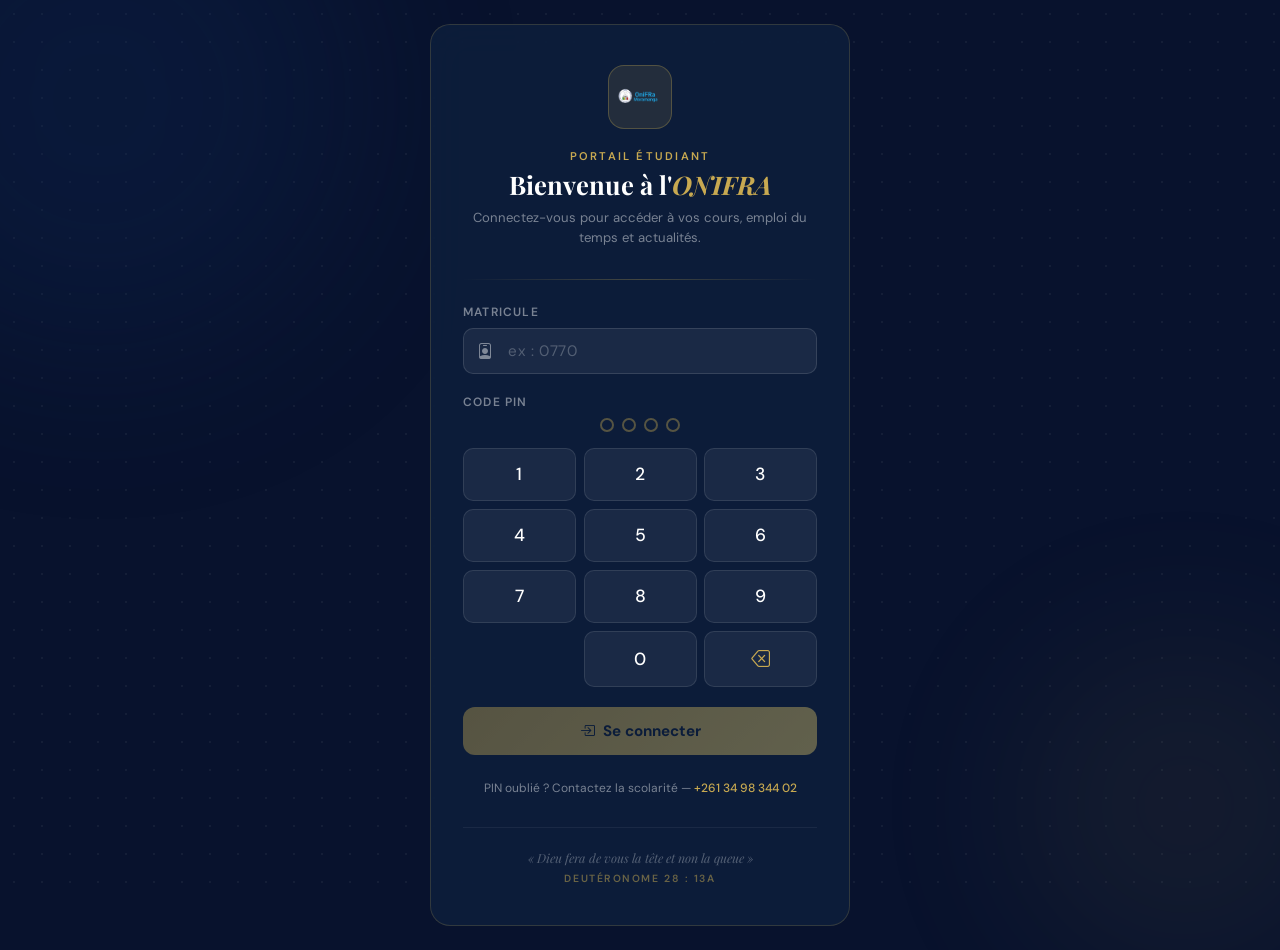
<file: front-end/annonces.html>
<!DOCTYPE html>
<html lang="fr">
<head>
  <meta charset="utf-8">
  <meta name="viewport" content="width=device-width, initial-scale=1">
  <title>Annonces — Portail Étudiant ONIFRA</title>
  <link href="https://fonts.googleapis.com/css2?family=Playfair+Display:ital,wght@0,600;0,700;1,600&family=DM+Sans:wght@300;400;500;600&display=swap" rel="stylesheet">
  <link rel="manifest" href="/manifest.json">
  <meta name="theme-color" content="#08122d">
  <meta name="apple-mobile-web-app-capable" content="yes">
  <meta name="apple-mobile-web-app-title" content="ONIFRA">
  <link rel="apple-touch-icon" href="/assets/img/logo/logo-192.png">
  <link rel="stylesheet" href="https://cdn.jsdelivr.net/npm/bootstrap-icons@1.11.0/font/bootstrap-icons.css">
  <style>
    :root {
      --navy:     #08122d;
      --navy-mid: #0d1f3c;
      --accent:   #c8a951;
      --accent-lt:#e4c96a;
      --muted:    rgba(255,255,255,0.5);
      --radius:   14px;
      --bg:       #f0f4f8;
    }
    *, *::before, *::after { box-sizing: border-box; margin: 0; padding: 0; }
    body {
      font-family: 'DM Sans', sans-serif;
      background: var(--bg);
      min-height: 100vh;
      padding-bottom: 80px;
    }

    /* ══════════════════════
       HEADER
    ══════════════════════ */
    .top-header {
      background: var(--navy);
      padding: 1rem 1.25rem .85rem;
      position: sticky; top: 0; z-index: 100;
      border-bottom: 1px solid rgba(200,169,81,.15);
    }
    .header-inner {
      max-width: 680px; margin: 0 auto;
      display: flex; align-items: center; justify-content: space-between; gap: 1rem;
    }
    .header-left { display: flex; align-items: center; gap: .75rem; min-width: 0; }
    .avatar {
      width: 40px; height: 40px; border-radius: 50%; flex-shrink: 0;
      background: linear-gradient(135deg, var(--accent), var(--accent-lt));
      display: flex; align-items: center; justify-content: center;
      font-family: 'Playfair Display', serif;
      font-size: .95rem; font-weight: 700; color: var(--navy);
    }
    .header-text { min-width: 0; }
    .header-greeting { font-size: .72rem; color: var(--muted); }
    .header-name {
      font-family: 'Playfair Display', serif;
      font-size: 1rem; font-weight: 700; color: #fff;
      white-space: nowrap; overflow: hidden; text-overflow: ellipsis;
    }
    .header-badge {
      display: inline-flex; align-items: center;
      background: rgba(200,169,81,.15);
      border: 1px solid rgba(200,169,81,.3);
      border-radius: 20px; padding: 2px 10px;
      font-size: .68rem; font-weight: 600;
      letter-spacing: .06em; text-transform: uppercase;
      color: var(--accent); margin-top: 3px;
    }
    .btn-logout {
      background: rgba(255,255,255,.07);
      border: 1px solid rgba(255,255,255,.12);
      border-radius: 10px; color: var(--muted);
      padding: .5rem .75rem; cursor: pointer;
      font-size: .78rem; font-weight: 500;
      display: flex; align-items: center; gap: 5px;
      touch-action: manipulation;
      -webkit-tap-highlight-color: transparent;
      transition: background .15s, color .15s;
      white-space: nowrap; flex-shrink: 0;
    }
    .btn-logout:hover { background: rgba(224,92,92,.15); color: #e05c5c; border-color: rgba(224,92,92,.3); }

    /* ══════════════════════
       CONTENU
    ══════════════════════ */
    .main { max-width: 680px; margin: 0 auto; padding: 1.5rem 1.25rem; }

    .page-title {
      font-family: 'Playfair Display', serif;
      font-size: 1.4rem; font-weight: 700;
      color: var(--navy-mid); margin-bottom: .25rem;
    }
    .page-sub { font-size: .82rem; color: #6b7a99; margin-bottom: 1.25rem; }

    /* ── Filtres ── */
    .filter-wrap {
      display: flex; gap: .5rem; overflow-x: auto;
      padding-bottom: .25rem; margin-bottom: 1.25rem;
      scrollbar-width: none;
      animation: fadeUp .3s ease both;
    }
    .filter-wrap::-webkit-scrollbar { display: none; }
    .filter-btn {
      background: #fff;
      border: 1px solid rgba(13,31,60,.1);
      border-radius: 20px; padding: .38rem .9rem;
      font-family: 'DM Sans', sans-serif;
      font-size: .75rem; font-weight: 500;
      color: #6b7a99; cursor: pointer; white-space: nowrap;
      touch-action: manipulation;
      -webkit-tap-highlight-color: transparent;
      transition: all .15s; flex-shrink: 0;
    }
    .filter-btn.active { background: var(--navy); border-color: var(--navy); color: #fff; }
    .filter-btn.event.active  { background: #c8a951; border-color: #c8a951; color: #0d1f3c; }
    .filter-btn.info.active   { background: #3b82f6; border-color: #3b82f6; color: #fff; }
    .filter-btn.urgent.active { background: #e05c5c; border-color: #e05c5c; color: #fff; }
    .filter-btn:hover:not(.active) { border-color: var(--navy-mid); color: var(--navy-mid); }

    /* ── Liste annonces ── */
    .annonces-list { display: flex; flex-direction: column; gap: .85rem; }

    /* ── Card annonce ── */
    .annonce-card {
      background: #fff;
      border-radius: var(--radius);
      border: 1px solid rgba(13,31,60,.07);
      box-shadow: 0 2px 10px rgba(13,31,60,.05);
      overflow: hidden;
      animation: fadeUp .4s ease both;
      transition: box-shadow .2s, transform .2s;
    }
    .annonce-card:hover { box-shadow: 0 6px 24px rgba(13,31,60,.1); transform: translateY(-2px); }

    .annonce-top-bar { height: 3px; }
    .annonce-top-bar.event  { background: var(--accent); }
    .annonce-top-bar.info   { background: #3b82f6; }
    .annonce-top-bar.urgent { background: #e05c5c; }

    .annonce-body { padding: 1rem 1.1rem; }

    .annonce-meta {
      display: flex; align-items: center; gap: .5rem;
      margin-bottom: .6rem; flex-wrap: wrap;
    }
    .annonce-type {
      font-size: .62rem; font-weight: 700;
      letter-spacing: .1em; text-transform: uppercase;
      padding: 3px 9px; border-radius: 20px;
    }
    .annonce-type.event  { background: rgba(200,169,81,.15); color: #a07d20; }
    .annonce-type.info   { background: rgba(59,130,246,.12); color: #2563eb; }
    .annonce-type.urgent { background: rgba(224,92,92,.12);  color: #c0392b; }

    .annonce-date {
      font-size: .72rem; color: #8a9ab5;
      display: flex; align-items: center; gap: 4px;
    }
    .annonce-new {
      font-size: .6rem; font-weight: 700;
      background: #22c55e; color: #fff;
      border-radius: 20px; padding: 2px 7px;
      letter-spacing: .06em; text-transform: uppercase;
    }

    .annonce-title {
      font-family: 'Playfair Display', serif;
      font-size: 1.05rem; font-weight: 600;
      color: #0d1f3c; line-height: 1.35;
      margin-bottom: .5rem;
    }
    .annonce-contenu {
      font-size: .85rem; color: #4a5568;
      line-height: 1.65; margin-bottom: .75rem;
    }

    /* Date événement si type=event */
    .annonce-event-date {
      display: flex; align-items: center; gap: .5rem;
      background: rgba(200,169,81,.08);
      border: 1px solid rgba(200,169,81,.2);
      border-radius: 8px; padding: .5rem .75rem;
      margin-bottom: .75rem;
    }
    .annonce-event-date i { color: var(--accent); font-size: .9rem; flex-shrink: 0; }
    .annonce-event-date span { font-size: .8rem; font-weight: 500; color: #0d1f3c; }

    /* ── Actions ── */
    .annonce-actions {
      display: flex; align-items: center; gap: .6rem;
      padding-top: .75rem;
      border-top: 1px solid rgba(13,31,60,.06);
      flex-wrap: wrap;
    }

    /* Bouton commenter */
    .btn-comment {
      background: none; border: 1px solid rgba(13,31,60,.12);
      border-radius: 8px; color: #6b7a99;
      padding: .45rem .85rem; cursor: pointer;
      font-family: 'DM Sans', sans-serif; font-size: .78rem; font-weight: 500;
      display: flex; align-items: center; gap: 5px;
      touch-action: manipulation; -webkit-tap-highlight-color: transparent;
      transition: all .15s;
    }
    .btn-comment:hover { border-color: #3b82f6; color: #3b82f6; background: rgba(59,130,246,.05); }
    .btn-comment.active { border-color: #3b82f6; color: #3b82f6; background: rgba(59,130,246,.08); }

    /* Bouton infos scolarité */
    .btn-contact {
      background: none; border: 1px solid rgba(200,169,81,.3);
      border-radius: 8px; color: var(--accent);
      padding: .45rem .85rem; cursor: pointer;
      font-family: 'DM Sans', sans-serif; font-size: .78rem; font-weight: 500;
      display: flex; align-items: center; gap: 5px;
      text-decoration: none;
      touch-action: manipulation; -webkit-tap-highlight-color: transparent;
      transition: all .15s;
    }
    .btn-contact:hover { background: rgba(200,169,81,.1); border-color: var(--accent); }

    .comment-count {
      font-size: .72rem; color: #8a9ab5;
      margin-left: auto; display: flex; align-items: center; gap: 4px;
    }

    /* ── Zone commentaires ── */
    .comments-wrap {
      max-height: 0; overflow: hidden;
      transition: max-height .35s cubic-bezier(.4,0,.2,1);
    }
    .comments-wrap.open { max-height: 1000px; }
    .comments-inner {
      border-top: 1px solid rgba(13,31,60,.06);
      padding: .85rem 1.1rem;
      background: #f8fafc;
    }

    .comment-item {
      display: flex; gap: .6rem; margin-bottom: .75rem;
    }
    .comment-avatar {
      width: 30px; height: 30px; border-radius: 50%; flex-shrink: 0;
      background: linear-gradient(135deg, var(--accent), var(--accent-lt));
      display: flex; align-items: center; justify-content: center;
      font-size: .7rem; font-weight: 700; color: var(--navy);
    }
    .comment-bubble {
      flex: 1; background: #fff;
      border-radius: 0 10px 10px 10px;
      padding: .5rem .75rem;
      border: 1px solid rgba(13,31,60,.07);
    }
    .comment-author {
      font-size: .72rem; font-weight: 600;
      color: #0d1f3c; margin-bottom: 2px;
    }
    .comment-text { font-size: .8rem; color: #4a5568; line-height: 1.5; }
    .comment-time { font-size: .65rem; color: #a0aec0; margin-top: 3px; }

    /* Input commentaire */
    .comment-input-wrap {
      display: flex; gap: .5rem; margin-top: .25rem;
    }
    .comment-avatar-me {
      width: 30px; height: 30px; border-radius: 50%; flex-shrink: 0;
      background: linear-gradient(135deg, var(--accent), var(--accent-lt));
      display: flex; align-items: center; justify-content: center;
      font-size: .7rem; font-weight: 700; color: var(--navy);
    }
    .comment-input {
      flex: 1; background: #fff;
      border: 1px solid rgba(13,31,60,.12);
      border-radius: 20px; color: #0d1f3c;
      font-family: 'DM Sans', sans-serif; font-size: .82rem;
      padding: .45rem 1rem; outline: none;
      transition: border-color .2s;
    }
    .comment-input:focus { border-color: var(--accent); }
    .comment-input::placeholder { color: #a0aec0; }
    .btn-send {
      background: var(--navy); border: none;
      border-radius: 50%; width: 34px; height: 34px;
      color: var(--accent); cursor: pointer; flex-shrink: 0;
      display: flex; align-items: center; justify-content: center;
      font-size: .9rem;
      touch-action: manipulation; -webkit-tap-highlight-color: transparent;
      transition: background .15s, transform .1s;
    }
    .btn-send:hover  { background: var(--accent); color: var(--navy); }
    .btn-send:active { transform: scale(.9); }

    /* ── États ── */
    .state-box {
      text-align: center; padding: 3rem 1rem; color: #8a9ab5;
    }
    .state-box i { font-size: 2.5rem; display: block; margin-bottom: .75rem; opacity: .3; }
    .state-box p { font-size: .88rem; line-height: 1.6; }

    /* Skeleton */
    .skel-card {
      background: #fff; border-radius: var(--radius);
      padding: 1rem 1.1rem; margin-bottom: .85rem;
      border: 1px solid rgba(13,31,60,.06);
    }
    .skel { border-radius: 6px; background: linear-gradient(90deg,#eef0f5 25%,#e2e6ed 50%,#eef0f5 75%); background-size: 800px 100%; animation: shimmer 1.4s ease-in-out infinite; }
    .skel-line { height: 10px; margin-bottom: .5rem; }
    .skel-line.w30 { width: 30%; }
    .skel-line.w60 { width: 60%; }
    .skel-line.w90 { width: 90%; }
    .skel-line.w100 { width: 100%; }
    .skel-line.h16 { height: 16px; }
    @keyframes shimmer { 0%{background-position:-400px 0} 100%{background-position:400px 0} }

    /* ══════════════════════
       BOTTOM NAV
    ══════════════════════ */
    .bottom-nav {
      position: fixed; bottom: 0; left: 0; right: 0;
      background: var(--navy);
      border-top: 1px solid rgba(200,169,81,.15);
      display: flex; z-index: 100;
      padding-bottom: env(safe-area-inset-bottom);
    }
    .nav-item {
      flex: 1; display: flex; flex-direction: column;
      align-items: center; justify-content: center;
      padding: .75rem .5rem; gap: 3px;
      text-decoration: none; color: var(--muted);
      font-size: .72rem; font-weight: 500;
      touch-action: manipulation;
      -webkit-tap-highlight-color: transparent;
      transition: color .15s; position: relative;
    }
    .nav-item i { font-size: 1.1rem; }
    .nav-item.active { color: var(--accent); }
    .nav-item.active::after {
      content: ''; position: absolute;
      top: 0; left: 25%; right: 25%; height: 2px;
      background: var(--accent); border-radius: 0 0 2px 2px;
    }
    .nav-dot {
      position: absolute; top: .6rem; right: calc(50% - 14px);
      width: 6px; height: 6px; border-radius: 50%;
      background: #e05c5c; display: none;
    }
    .nav-dot.show { display: block; }

    @keyframes fadeUp {
      from { opacity:0; transform:translateY(14px); }
      to   { opacity:1; transform:translateY(0); }
    }
  </style>
</head>
<body>

  <!-- HEADER -->
  <header class="top-header">
    <div class="header-inner">
      <div class="header-left">
        <div class="avatar" id="avatar">?</div>
        <div class="header-text">
          <div class="header-greeting">Bonjour,</div>
          <div class="header-name" id="headerName">—</div>
          <div class="header-badge" id="headerBadge">—</div>
        </div>
      </div>
      <button class="btn-logout" onclick="logout()">
        <i class="bi bi-box-arrow-right"></i> Déconnexion
      </button>
    </div>
  </header>

  <!-- CONTENU -->
  <main class="main">
    <div class="page-title">Annonces</div>
    <p class="page-sub">Événements, informations et actualités</p>

    <!-- Filtres -->
    <div class="filter-wrap">
      <button class="filter-btn active" data-type="tous"   onclick="filter('tous',this)">Toutes</button>
      <button class="filter-btn event"  data-type="event"  onclick="filter('event',this)">Événements</button>
      <button class="filter-btn info"   data-type="info"   onclick="filter('info',this)">Informations</button>
      <button class="filter-btn urgent" data-type="urgent" onclick="filter('urgent',this)">Urgent</button>
    </div>

    <!-- Liste -->
    <div class="annonces-list" id="annoncesList">
      <div class="skel-card"><div class="skel skel-line w30"></div><div class="skel skel-line h16 w60"></div><div class="skel skel-line w100"></div><div class="skel skel-line w90"></div></div>
      <div class="skel-card"><div class="skel skel-line w30"></div><div class="skel skel-line h16 w60"></div><div class="skel skel-line w100"></div><div class="skel skel-line w90"></div></div>
      <div class="skel-card"><div class="skel skel-line w30"></div><div class="skel skel-line h16 w60"></div><div class="skel skel-line w100"></div><div class="skel skel-line w90"></div></div>
    </div>
  </main>

  <!-- BOTTOM NAV -->
  <nav class="bottom-nav">
    <a href="page-principale.html" class="nav-item">
      <i class="bi bi-house-fill"></i>Accueil
    </a>
    <a href="cours.html" class="nav-item">
      <i class="bi bi-journal-bookmark"></i>Cours
    </a>
    <a href="edt.html" class="nav-item">
      <i class="bi bi-calendar-week"></i>EDT
    </a>
    <a href="annonces.html" class="nav-item active">
      <i class="bi bi-megaphone-fill"></i>Annonces
    </a>
    <a href="notifications.html" class="nav-item">
      <i class="bi bi-bell"></i>
      <div class="nav-dot" id="navDot"></div>
      Notifs
    </a>
  </nav>

  <script>
    /* ── Auth guard ── */
    (function () {
      const t = sessionStorage.getItem('onifra_token');
      if (!t) { location.href = 'login.html'; return; }
      try {
        const p = JSON.parse(atob(t.split('.')[1]));
        if (p.exp * 1000 < Date.now()) { sessionStorage.clear(); location.href = 'login.html'; }
      } catch { sessionStorage.clear(); location.href = 'login.html'; }
    })();

    /* ── Étudiant ── */
    const etudiant = JSON.parse(sessionStorage.getItem('onifra_etudiant') || '{}');
    const { nom = '', prenom = '', mention = '', niveau = '' } = etudiant;
    const mentionLabel = { gestion: 'Gestion', droit: 'Droit', agronomie: 'Agronomie' };
    const initiales = ((prenom[0] || '') + (nom[0] || '')).toUpperCase() || '?';

    document.getElementById('avatar').textContent      = initiales;
    document.getElementById('headerName').textContent  = prenom + ' ' + nom.toUpperCase();
    document.getElementById('headerBadge').textContent =
    (mentionLabel[mention] || mention) + ' · ' + niveau;

    /* ── API ── */
    const API   = '/api';
    const token = sessionStorage.getItem('onifra_token');
    const hdrs  = { 'Authorization': 'Bearer ' + token, 'Content-Type': 'application/json' };

    const TEL_SCOLARITE = '+261349834402';
    let allAnnonces = [];
    let activeType  = 'tous';

    /* ── Charger annonces ── */
    async function loadAnnonces() {
      try {
        const res  = await fetch(`${API}/actualites`, { headers: hdrs });
        allAnnonces = await res.json();
        render(allAnnonces);
      } catch {
        document.getElementById('annoncesList').innerHTML = `
          <div class="state-box">
            <i class="bi bi-wifi-off"></i>
            <p>Impossible de charger les annonces.<br>Vérifiez votre connexion.</p>
        </div>`;
      }
    }

    /* ── Filtre ── */
    function filter(type, btn) {
      activeType = type;
      document.querySelectorAll('.filter-btn').forEach(b => b.classList.remove('active'));
      btn.classList.add('active');
      const filtered = type === 'tous' ? allAnnonces : allAnnonces.filter(a => a.type === type);
      render(filtered);
    }

    /* ── Rendu ── */
    function render(annonces) {
      const list = document.getElementById('annoncesList');

      if (!annonces.length) {
        list.innerHTML = `
          <div class="state-box">
            <i class="bi bi-megaphone"></i>
            <p>Aucune annonce pour le moment.</p>
        </div>`;
        return;
      }

      const types  = { event: 'Événement', info: 'Information', urgent: 'Urgent' };
      const now    = Date.now();

      list.innerHTML = annonces.map((a, i) => {
        const date    = new Date(a.created_at);
        const dateStr = date.toLocaleDateString('fr-FR', { day: 'numeric', month: 'long', year: 'numeric' });
        const isNew   = (now - date.getTime()) < 3 * 24 * 60 * 60 * 1000; /* < 3 jours */

        const eventDateBlock = a.date_evenement ? `
          <div class="annonce-event-date">
            <i class="bi bi-calendar-event-fill"></i>
            <span>${new Date(a.date_evenement).toLocaleDateString('fr-FR', { weekday:'long', day:'numeric', month:'long', year:'numeric' })}</span>
        </div>` : '';

        return `
          <div class="annonce-card" style="animation-delay:${i * 60}ms" id="ann-${a.id}">
            <div class="annonce-top-bar ${a.type}"></div>
            <div class="annonce-body">
              <div class="annonce-meta">
                <span class="annonce-type ${a.type}">${types[a.type] || 'Info'}</span>
                <span class="annonce-date"><i class="bi bi-clock"></i>${dateStr}</span>
                ${isNew ? '<span class="annonce-new">Nouveau</span>' : ''}
              </div>
              <div class="annonce-title">${a.titre}</div>
              ${eventDateBlock}
              <div class="annonce-contenu">${a.contenu}</div>
              <div class="annonce-actions">
                <button class="btn-comment" onclick="toggleComments(${a.id}, this)">
                  <i class="bi bi-chat"></i> Commenter
                </button>
                <a class="btn-contact" href="tel:${TEL_SCOLARITE}">
                  <i class="bi bi-telephone-fill"></i> Plus d'infos
                </a>
                <span class="comment-count" id="count-${a.id}">
                  <i class="bi bi-chat-dots"></i>
                  <span id="countNum-${a.id}">${a.comment_count || 0}</span>
                </span>
              </div>
            </div>
            <div class="comments-wrap" id="comments-${a.id}">
              <div class="comments-inner">
                <div id="commentsList-${a.id}">
                  <div style="text-align:center;padding:.75rem;font-size:.78rem;color:#a0aec0;">
                    Chargement…
                  </div>
                </div>
                <div class="comment-input-wrap">
                  <div class="comment-avatar-me">${initiales}</div>
                  <input class="comment-input" id="input-${a.id}"
                    type="text" placeholder="Écrire un commentaire…"
                    maxlength="300" autocomplete="off">
                  <button class="btn-send" onclick="sendComment(${a.id})">
                    <i class="bi bi-send-fill"></i>
                  </button>
                </div>
              </div>
            </div>
        </div>`;
      }).join('');
    }

    /* ── Toggle commentaires ── */
    async function toggleComments(id, btn) {
      const wrap = document.getElementById('comments-' + id);
      const isOpen = wrap.classList.contains('open');

      if (isOpen) {
        wrap.classList.remove('open');
        btn.classList.remove('active');
        return;
      }

      wrap.classList.add('open');
      btn.classList.add('active');
      await loadComments(id);

      /* Focus input */
      setTimeout(() => {
        document.getElementById('input-' + id)?.focus();
      }, 350);
    }

    /* ── Charger commentaires ── */
    async function loadComments(id) {
      try {
        const res  = await fetch(`${API}/actualites/${id}/commentaires`, { headers: hdrs });
        const data = await res.json();
        renderComments(id, data);
      } catch {
        document.getElementById('commentsList-' + id).innerHTML =
        '<p style="font-size:.78rem;color:#a0aec0;text-align:center;padding:.5rem;">Impossible de charger les commentaires.</p>';
      }
    }

    /* ── Rendu commentaires ── */
    function renderComments(id, comments) {
      const list = document.getElementById('commentsList-' + id);
      if (!comments.length) {
        list.innerHTML = '<p style="font-size:.78rem;color:#a0aec0;text-align:center;padding:.5rem 0 .75rem;">Soyez le premier à commenter.</p>';
        return;
      }
      list.innerHTML = comments.map(c => {
        const init = ((c.prenom?.[0] || '') + (c.nom?.[0] || '')).toUpperCase() || '?';
        const time = new Date(c.created_at).toLocaleString('fr-FR', { day:'2-digit', month:'short', hour:'2-digit', minute:'2-digit' });
        return `
          <div class="comment-item">
            <div class="comment-avatar">${init}</div>
            <div class="comment-bubble">
              <div class="comment-author">${c.prenom} ${c.nom?.[0] || ''}.</div>
              <div class="comment-text">${c.contenu}</div>
              <div class="comment-time">${time}</div>
            </div>
        </div>`;
      }).join('');
    }

    /* ── Envoyer commentaire ── */
    async function sendComment(id) {
      const input   = document.getElementById('input-' + id);
      const contenu = input.value.trim();
      if (!contenu) return;

      input.value = '';
      input.disabled = true;

      try {
        const res = await fetch(`${API}/actualites/${id}/commentaires`, {
          method: 'POST',
          headers: hdrs,
          body: JSON.stringify({ contenu })
        });
        if (!res.ok) throw new Error();

        /* Mettre à jour le compteur */
        const numEl = document.getElementById('countNum-' + id);
        if (numEl) numEl.textContent = parseInt(numEl.textContent || 0) + 1;

        await loadComments(id);
      } catch {
        input.value = contenu; /* Remettre le texte si erreur */
        alert('Impossible d\'envoyer le commentaire. Réessayez.');
      } finally {
        input.disabled = false;
        input.focus();
      }
    }

    /* Enter pour envoyer */
    document.addEventListener('keydown', e => {
      if (e.key !== 'Enter') return;
      const focused = document.activeElement;
      if (!focused?.classList.contains('comment-input')) return;
      const id = focused.id.replace('input-', '');
      sendComment(id);
    });

    /* ── Notif dot ── */
    async function loadNotifDot() {
      try {
        const res  = await fetch(`${API}/notifications/unread-count`, { headers: hdrs });
        const data = await res.json();
        if (data.count > 0) document.getElementById('navDot').classList.add('show');
      } catch {}
    }

    /* ── Déconnexion ── */
    async function logout() {
      try { await fetch(`${API}/auth/logout`, { method: 'POST', headers: hdrs }); } catch {}
      sessionStorage.clear();
      location.href = 'login.html';
    }

    loadAnnonces();
    loadNotifDot();
  </script>
<script src="pwa.js" defer></script>
</body>
</html>
</file>
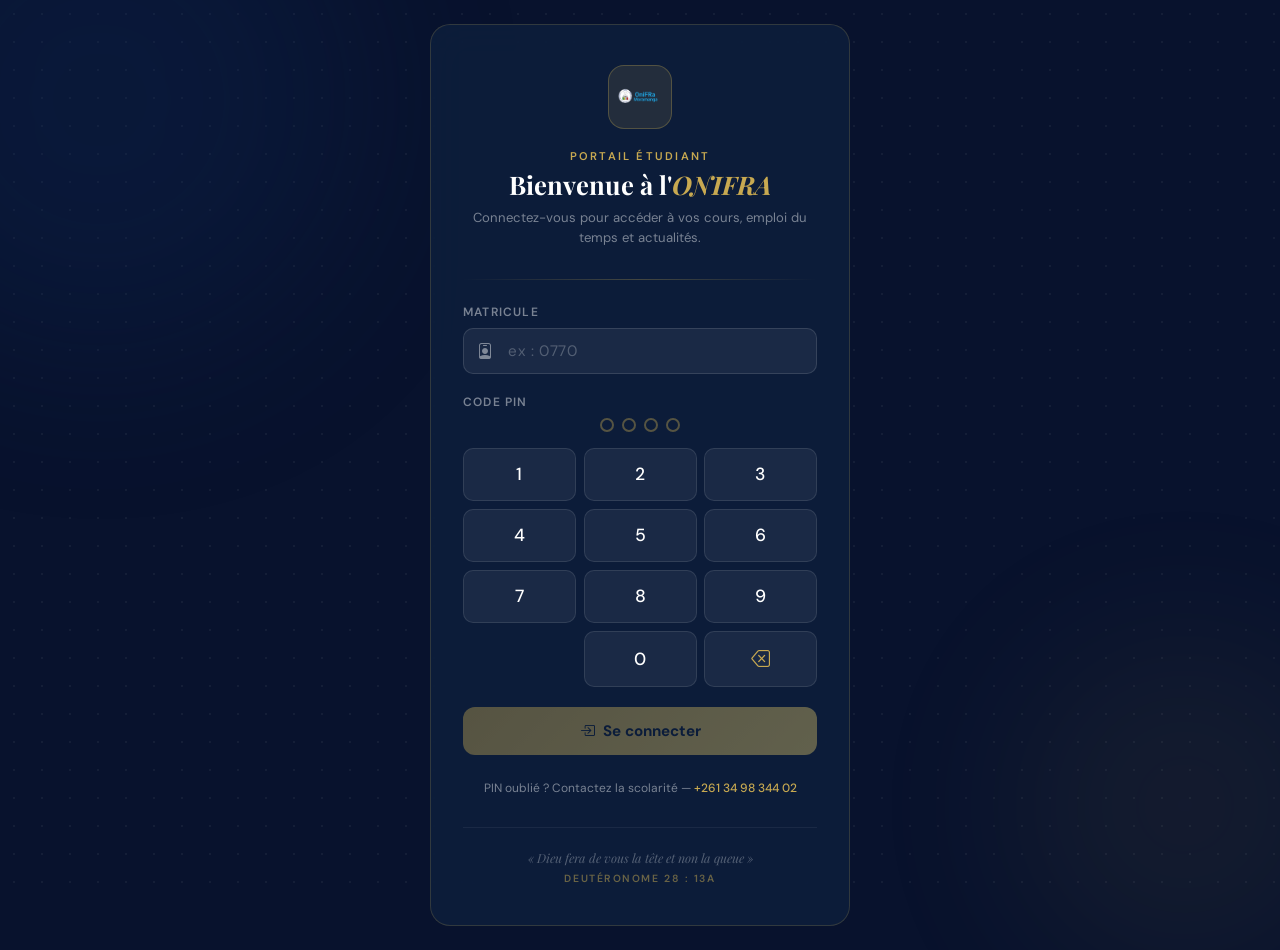
<file: front-end/cours.html>
<!DOCTYPE html>
<html lang="fr">
<head>
  <meta charset="utf-8">
  <meta name="viewport" content="width=device-width, initial-scale=1">
  <title>Cours — Portail Étudiant ONIFRA</title>
  <link href="https://fonts.googleapis.com/css2?family=Playfair+Display:ital,wght@0,600;0,700;1,600&family=DM+Sans:wght@300;400;500;600&display=swap" rel="stylesheet">
  <link rel="manifest" href="/manifest.json">
  <meta name="theme-color" content="#08122d">
  <meta name="apple-mobile-web-app-capable" content="yes">
  <meta name="apple-mobile-web-app-title" content="ONIFRA">
  <link rel="apple-touch-icon" href="/assets/img/logo/logo-192.png">
  <link rel="stylesheet" href="https://cdn.jsdelivr.net/npm/bootstrap-icons@1.11.0/font/bootstrap-icons.css">
  <style>
    :root {
      --navy:     #08122d;
      --navy-mid: #0d1f3c;
      --accent:   #c8a951;
      --accent-lt:#e4c96a;
      --muted:    rgba(255,255,255,0.5);
      --radius:   14px;
      --bg:       #f0f4f8;
    }
    *, *::before, *::after { box-sizing: border-box; margin: 0; padding: 0; }
    body {
      font-family: 'DM Sans', sans-serif;
      background: var(--bg);
      min-height: 100vh;
      padding-bottom: 80px;
    }

    /* ══════════════════════
       HEADER
    ══════════════════════ */
    .top-header {
      background: var(--navy);
      padding: 1rem 1.25rem .85rem;
      position: sticky; top: 0; z-index: 100;
      border-bottom: 1px solid rgba(200,169,81,.15);
    }
    .header-inner {
      max-width: 680px; margin: 0 auto;
      display: flex; align-items: center; justify-content: space-between; gap: 1rem;
    }
    .header-left { display: flex; align-items: center; gap: .75rem; min-width: 0; }
    .avatar {
      width: 40px; height: 40px; border-radius: 50%; flex-shrink: 0;
      background: linear-gradient(135deg, var(--accent), var(--accent-lt));
      display: flex; align-items: center; justify-content: center;
      font-family: 'Playfair Display', serif;
      font-size: .95rem; font-weight: 700; color: var(--navy);
    }
    .header-text { min-width: 0; }
    .header-greeting { font-size: .72rem; color: var(--muted); }
    .header-name {
      font-family: 'Playfair Display', serif;
      font-size: 1rem; font-weight: 700; color: #fff;
      white-space: nowrap; overflow: hidden; text-overflow: ellipsis;
    }
    .header-badge {
      display: inline-flex; align-items: center;
      background: rgba(200,169,81,.15);
      border: 1px solid rgba(200,169,81,.3);
      border-radius: 20px; padding: 2px 10px;
      font-size: .68rem; font-weight: 600;
      letter-spacing: .06em; text-transform: uppercase;
      color: var(--accent); margin-top: 3px;
    }
    .btn-logout {
      background: rgba(255,255,255,.07);
      border: 1px solid rgba(255,255,255,.12);
      border-radius: 10px; color: var(--muted);
      padding: .5rem .75rem; cursor: pointer;
      font-size: .78rem; font-weight: 500;
      display: flex; align-items: center; gap: 5px;
      touch-action: manipulation;
      -webkit-tap-highlight-color: transparent;
      transition: background .15s, color .15s;
      white-space: nowrap; flex-shrink: 0;
    }
    .btn-logout:hover { background: rgba(224,92,92,.15); color: #e05c5c; border-color: rgba(224,92,92,.3); }

    /* ══════════════════════
       CONTENU
    ══════════════════════ */
    .main { max-width: 680px; margin: 0 auto; padding: 1.5rem 1.25rem; }

    .page-title {
      font-family: 'Playfair Display', serif;
      font-size: 1.4rem; font-weight: 700;
      color: var(--navy-mid); margin-bottom: .25rem;
    }
    .page-sub { font-size: .82rem; color: #6b7a99; margin-bottom: 1.25rem; }

    /* ── Recherche ── */
    .search-wrap {
      position: relative; margin-bottom: 1.25rem;
      animation: fadeUp .3s ease both;
    }
    .search-icon {
      position: absolute; left: 14px; top: 50%;
      transform: translateY(-50%);
      color: #8a9ab5; font-size: 1rem; pointer-events: none;
    }
    .search-input {
      width: 100%;
      background: #fff;
      border: 1px solid rgba(13,31,60,.1);
      border-radius: 12px; color: #0d1f3c;
      font-family: 'DM Sans', sans-serif; font-size: .92rem;
      padding: .75rem 1rem .75rem 2.75rem;
      outline: none;
      transition: border-color .2s, box-shadow .2s;
      box-shadow: 0 2px 8px rgba(13,31,60,.05);
    }
    .search-input::placeholder { color: #a0aec0; }
    .search-input:focus {
      border-color: var(--accent);
      box-shadow: 0 0 0 3px rgba(200,169,81,.12);
    }
    .search-clear {
      position: absolute; right: 12px; top: 50%;
      transform: translateY(-50%);
      background: none; border: none;
      color: #a0aec0; cursor: pointer; font-size: 1rem;
      display: none; padding: 4px;
      touch-action: manipulation;
    }
    .search-clear.show { display: block; }

    /* ── Compteur ── */
    .modules-count {
      font-size: .75rem; color: #8a9ab5;
      margin-bottom: .75rem;
    }
    .modules-count strong { color: #0d1f3c; }

    /* ── Accordéon ── */
    .modules-list { display: flex; flex-direction: column; gap: .6rem; }

    .module-item {
      background: #fff;
      border-radius: var(--radius);
      border: 1px solid rgba(13,31,60,.07);
      box-shadow: 0 2px 8px rgba(13,31,60,.05);
      overflow: hidden;
      animation: fadeUp .4s ease both;
      transition: box-shadow .2s;
    }
    .module-item:hover { box-shadow: 0 4px 16px rgba(13,31,60,.1); }
    .module-item.open  { border-color: rgba(200,169,81,.3); box-shadow: 0 4px 20px rgba(200,169,81,.12); }

    /* Header accordéon */
    .module-header {
      display: flex; align-items: center; gap: .75rem;
      padding: 1rem 1.1rem; cursor: pointer;
      touch-action: manipulation;
      -webkit-tap-highlight-color: transparent;
      user-select: none;
    }
    .module-color-bar {
      width: 4px; height: 36px; border-radius: 2px;
      background: var(--accent); flex-shrink: 0;
    }
    .module-header-text { flex: 1; min-width: 0; }
    .module-name {
      font-size: .95rem; font-weight: 600;
      color: #0d1f3c; line-height: 1.3;
    }
    .module-prof {
      font-size: .75rem; color: #6b7a99; margin-top: 2px;
      display: flex; align-items: center; gap: 4px;
    }
    .module-prof i { font-size: .7rem; }
    .module-support-count {
      font-size: .68rem; font-weight: 600;
      background: rgba(13,31,60,.06);
      border-radius: 20px; padding: 2px 8px;
      color: #6b7a99; flex-shrink: 0;
    }
    .module-chevron {
      color: #a0aec0; font-size: .9rem; flex-shrink: 0;
      transition: transform .25s ease;
    }
    .module-item.open .module-chevron { transform: rotate(180deg); color: var(--accent); }

    /* Body accordéon */
    .module-body {
      max-height: 0; overflow: hidden;
      transition: max-height .35s cubic-bezier(.4,0,.2,1);
    }
    .module-body-inner {
      border-top: 1px solid rgba(13,31,60,.06);
      padding: 1rem 1.1rem;
    }

    /* Introduction module */
    .module-intro {
      background: rgba(200,169,81,.06);
      border-left: 3px solid var(--accent);
      border-radius: 0 8px 8px 0;
      padding: .65rem .9rem;
      margin-bottom: 1rem;
      font-size: .82rem; color: #4a5568; line-height: 1.6;
    }
    .module-intro-label {
      font-size: .65rem; font-weight: 700;
      letter-spacing: .1em; text-transform: uppercase;
      color: var(--accent); margin-bottom: .3rem;
    }

    /* Supports */
    .supports-label {
      font-size: .68rem; font-weight: 700;
      letter-spacing: .1em; text-transform: uppercase;
      color: #8a9ab5; margin-bottom: .6rem;
    }
    .support-list { display: flex; flex-direction: column; gap: .5rem; }

    .support-item {
      display: flex; align-items: flex-start; gap: .75rem;
      padding: .75rem .85rem;
      background: var(--bg);
      border-radius: 10px;
      border: 1px solid rgba(13,31,60,.06);
      transition: background .15s;
    }
    .support-item:hover { background: #e8edf3; }

    .support-icon {
      width: 36px; height: 36px; border-radius: 8px;
      display: flex; align-items: center; justify-content: center;
      font-size: 1.1rem; flex-shrink: 0; margin-top: 1px;
    }
    .support-icon.pdf  { background: rgba(224,92,92,.12); color: #e05c5c; }
    .support-icon.docx { background: rgba(59,130,246,.12); color: #3b82f6; }

    .support-info { flex: 1; min-width: 0; }
    .support-titre {
      font-size: .88rem; font-weight: 600;
      color: #0d1f3c; line-height: 1.3;
    }
    .support-desc {
      font-size: .75rem; color: #6b7a99;
      margin-top: .2rem; line-height: 1.5;
    }
    .support-meta {
      font-size: .68rem; color: #a0aec0;
      margin-top: .3rem; display: flex; gap: .5rem; flex-wrap: wrap;
    }
    .support-meta span { display: flex; align-items: center; gap: 3px; }

    .btn-dl {
      background: var(--navy);
      border: none; border-radius: 8px;
      color: var(--accent); padding: .5rem .65rem;
      cursor: pointer; flex-shrink: 0;
      font-size: .95rem;
      touch-action: manipulation;
      -webkit-tap-highlight-color: transparent;
      transition: background .15s, transform .1s;
      align-self: center;
    }
    .btn-dl:hover  { background: var(--accent); color: var(--navy); }
    .btn-dl:active { transform: scale(.92); }

    /* ── États ── */
    .state-box {
      text-align: center; padding: 3rem 1rem; color: #8a9ab5;
    }
    .state-box i { font-size: 2.5rem; display: block; margin-bottom: .75rem; opacity: .35; }
    .state-box p { font-size: .88rem; line-height: 1.6; }

    /* Skeleton */
    .skeleton-item {
      background: #fff; border-radius: var(--radius);
      padding: 1rem 1.1rem; margin-bottom: .6rem;
      display: flex; align-items: center; gap: .75rem;
      border: 1px solid rgba(13,31,60,.06);
    }
    .skel { border-radius: 6px; background: linear-gradient(90deg,#eef0f5 25%,#e2e6ed 50%,#eef0f5 75%); background-size: 800px 100%; animation: shimmer 1.4s ease-in-out infinite; }
    .skel-bar  { width: 4px; height: 36px; border-radius: 2px; }
    .skel-body { flex: 1; display: flex; flex-direction: column; gap: .4rem; }
    .skel-line { height: 10px; }
    .skel-line.w80 { width: 80%; }
    .skel-line.w50 { width: 50%; }
    @keyframes shimmer { 0%{background-position:-400px 0} 100%{background-position:400px 0} }

    /* ══════════════════════
       BOTTOM NAV
    ══════════════════════ */
    .bottom-nav {
      position: fixed; bottom: 0; left: 0; right: 0;
      background: var(--navy);
      border-top: 1px solid rgba(200,169,81,.15);
      display: flex; z-index: 100;
      padding-bottom: env(safe-area-inset-bottom);
    }
    .nav-item {
      flex: 1; display: flex; flex-direction: column;
      align-items: center; justify-content: center;
      padding: .75rem .5rem; gap: 3px;
      text-decoration: none; color: var(--muted);
      font-size: .72rem; font-weight: 500;
      touch-action: manipulation;
      -webkit-tap-highlight-color: transparent;
      transition: color .15s; position: relative;
    }
    .nav-item i { font-size: 1.1rem; }
    .nav-item.active { color: var(--accent); }
    .nav-item.active::after {
      content: ''; position: absolute;
      top: 0; left: 25%; right: 25%; height: 2px;
      background: var(--accent); border-radius: 0 0 2px 2px;
    }
    .nav-dot {
      position: absolute; top: .6rem; right: calc(50% - 14px);
      width: 6px; height: 6px; border-radius: 50%;
      background: #e05c5c; display: none;
    }
    .nav-dot.show { display: block; }

    @keyframes fadeUp {
      from { opacity:0; transform:translateY(14px); }
      to   { opacity:1; transform:translateY(0); }
    }
  </style>
</head>
<body>

  <!-- HEADER -->
  <header class="top-header">
    <div class="header-inner">
      <div class="header-left">
        <div class="avatar" id="avatar">?</div>
        <div class="header-text">
          <div class="header-greeting">Bonjour,</div>
          <div class="header-name" id="headerName">—</div>
          <div class="header-badge" id="headerBadge">—</div>
        </div>
      </div>
      <button class="btn-logout" onclick="logout()">
        <i class="bi bi-box-arrow-right"></i> Déconnexion
      </button>
    </div>
  </header>

  <!-- CONTENU -->
  <main class="main">
    <div class="page-title">Supports de cours</div>
    <p class="page-sub" id="pageSub">Chargement…</p>

    <!-- Recherche -->
    <div class="search-wrap">
      <i class="bi bi-search search-icon"></i>
      <input class="search-input" id="searchInput"
      type="search" placeholder="Rechercher un module…"
      autocomplete="off" spellcheck="false">
      <button class="search-clear" id="searchClear" onclick="clearSearch()">
        <i class="bi bi-x-lg"></i>
      </button>
    </div>

    <div class="modules-count" id="modulesCount"></div>
    <div class="modules-list" id="modulesList">
      <!-- Skeletons -->
      <div class="skeleton-item"><div class="skel skel-bar"></div><div class="skel-body"><div class="skel skel-line w80"></div><div class="skel skel-line w50"></div></div></div>
      <div class="skeleton-item"><div class="skel skel-bar"></div><div class="skel-body"><div class="skel skel-line w80"></div><div class="skel skel-line w50"></div></div></div>
      <div class="skeleton-item"><div class="skel skel-bar"></div><div class="skel-body"><div class="skel skel-line w80"></div><div class="skel skel-line w50"></div></div></div>
      <div class="skeleton-item"><div class="skel skel-bar"></div><div class="skel-body"><div class="skel skel-line w80"></div><div class="skel skel-line w50"></div></div></div>
    </div>
  </main>

  <!-- BOTTOM NAV -->
  <nav class="bottom-nav">
    <a href="page-principale.html" class="nav-item">
      <i class="bi bi-house-fill"></i>
      Accueil
    </a>
    <a href="cours.html" class="nav-item active">
      <i class="bi bi-journal-bookmark-fill"></i>
      Cours
    </a>
    <a href="edt.html" class="nav-item">
      <i class="bi bi-calendar-week"></i>
      EDT
    </a>
    <a href="annonces.html" class="nav-item">
      <i class="bi bi-megaphone"></i>
      Annonces
    </a>
    <a href="notifications.html" class="nav-item">
      <i class="bi bi-bell"></i>
      <div class="nav-dot" id="navDot"></div>
      Notifs
    </a>
  </nav>

  <script>
    /* ── Auth guard ── */
    (function () {
      const t = sessionStorage.getItem('onifra_token');
      if (!t) { location.href = 'login.html'; return; }
      try {
        const p = JSON.parse(atob(t.split('.')[1]));
        if (p.exp * 1000 < Date.now()) { sessionStorage.clear(); location.href = 'login.html'; }
      } catch { sessionStorage.clear(); location.href = 'login.html'; }
    })();

    /* ── Étudiant ── */
    const etudiant = JSON.parse(sessionStorage.getItem('onifra_etudiant') || '{}');
    const { nom = '', prenom = '', mention = '', niveau = '' } = etudiant;
    const mentionLabel = { gestion: 'Gestion', droit: 'Droit', agronomie: 'Agronomie' };

    document.getElementById('avatar').textContent =
    ((prenom[0] || '') + (nom[0] || '')).toUpperCase() || '?';
    document.getElementById('headerName').textContent = prenom + ' ' + nom.toUpperCase();
    document.getElementById('headerBadge').textContent =
    (mentionLabel[mention] || mention) + ' · ' + niveau;
    document.getElementById('pageSub').textContent =
    (mentionLabel[mention] || mention) + ' — ' + niveau;

    /* ── State ── */
    const API     = '/api';
    const token   = sessionStorage.getItem('onifra_token');
    const hdrs    = { 'Authorization': 'Bearer ' + token };
    let   allData = []; /* modules groupés */

    /* ── Charger depuis API ── */
    async function loadCours() {
      try {
        const res  = await fetch(`${API}/cours?mention=${mention}&niveau=${niveau}`, { headers: hdrs });
        const data = await res.json();
        /* Grouper par module */
        const map = {};
        data.forEach(c => {
          if (!map[c.module]) {
            map[c.module] = {
              module:      c.module,
              prof:        c.enseignant,
              introduction:c.introduction || null,
              supports:    []
            };
          }
          map[c.module].supports.push(c);
        });
        allData = Object.values(map);
        render(allData);
      } catch {
        document.getElementById('modulesList').innerHTML = `
          <div class="state-box">
            <i class="bi bi-wifi-off"></i>
            <p>Impossible de charger les cours.<br>Vérifiez votre connexion.</p>
        </div>`;
      }
    }

    /* ── Rendu ── */
    function render(modules) {
      const list = document.getElementById('modulesList');
      const count = document.getElementById('modulesCount');

      count.innerHTML = modules.length
      ? `<strong>${modules.length}</strong> module${modules.length > 1 ? 's' : ''} disponible${modules.length > 1 ? 's' : ''}`
      : '';

      if (!modules.length) {
        list.innerHTML = `
          <div class="state-box">
            <i class="bi bi-journal-x"></i>
            <p>Aucun module trouvé.</p>
        </div>`;
        return;
      }

      list.innerHTML = modules.map((m, i) => `
        <div class="module-item" style="animation-delay:${i * 55}ms" id="mod-${i}">

          <div class="module-header" onclick="toggle(${i})" >
            <div class="module-color-bar"></div>
            <div class="module-header-text">
              <div class="module-name">${m.module}</div>
              <div class="module-prof">
                <i class="bi bi-person-fill"></i>
                ${m.prof || 'Enseignant non renseigné'}
              </div>
            </div>
            <span class="module-support-count">${m.supports.length} support${m.supports.length > 1 ? 's' : ''}</span>
            <i class="bi bi-chevron-down module-chevron"></i>
          </div>

          <div class="module-body" id="body-${i}">
            <div class="module-body-inner">

        ${m.introduction ? `
                <div class="module-intro">
                  <div class="module-intro-label">À propos de ce module</div>
                  ${m.introduction}
          </div>` : ''}

              <div class="supports-label">Supports disponibles</div>
              <div class="support-list">
                ${m.supports.map(s => {
                  const ext  = (s.fichier_path || '').split('.').pop().toLowerCase();
                  const isPdf = ext === 'pdf';
                  const date  = new Date(s.created_at).toLocaleDateString('fr-FR');
                  return `
                    <div class="support-item">
                      <div class="support-icon ${isPdf ? 'pdf' : 'docx'}">
                        <i class="bi bi-filetype-${isPdf ? 'pdf' : 'docx'}"></i>
                      </div>
                      <div class="support-info">
                        <div class="support-titre">${s.titre}</div>
                    ${s.description ? `<div class="support-desc">${s.description}</div>` : ''}
                        <div class="support-meta">
                          <span><i class="bi bi-calendar3"></i>${date}</span>
                          <span><i class="bi bi-file-earmark"></i>${ext.toUpperCase()}</span>
                        </div>
                      </div>
                      <button class="btn-dl" onclick="telecharger('${s.id}','${s.titre}','${ext}')" title="Télécharger">
                        <i class="bi bi-download"></i>
                      </button>
                    </div>`;
                    }).join('')}
              </div>

            </div>
          </div>
                  </div>`
                  ).join('');
    }

    /* ── Accordéon ── */
    function toggle(i) {
      const item = document.getElementById('mod-' + i);
      const body = document.getElementById('body-' + i);
      const isOpen = item.classList.contains('open');

      /* Fermer tous les autres */
      document.querySelectorAll('.module-item.open').forEach(el => {
        el.classList.remove('open');
        el.querySelector('.module-body').style.maxHeight = '0';
      });

      if (!isOpen) {
        item.classList.add('open');
        body.style.maxHeight = body.scrollHeight + 'px';
        /* Scroll vers le module ouvert */
        setTimeout(() => item.scrollIntoView({ behavior: 'smooth', block: 'nearest' }), 50);
      }
    }

    /* ── Recherche ── */
    const searchInput = document.getElementById('searchInput');
    const searchClear = document.getElementById('searchClear');

    searchInput.addEventListener('input', function () {
      const q = this.value.trim().toLowerCase();
      searchClear.classList.toggle('show', q.length > 0);
      if (!q) { render(allData); return; }
      const filtered = allData.filter(m =>
        m.module.toLowerCase().includes(q) ||
        (m.prof || '').toLowerCase().includes(q)
        );
      render(filtered);
      /* Ré-ouvrir si 1 seul résultat */
      if (filtered.length === 1) {
        requestAnimationFrame(() => toggle(0));
      }
    }, { passive: true });

    function clearSearch() {
      searchInput.value = '';
      searchClear.classList.remove('show');
      render(allData);
      searchInput.focus();
    }

    /* ── Téléchargement ── */
    async function telecharger(id, titre, ext) {
      try {
        const res = await fetch(`${API}/cours/${id}/download`, { headers: hdrs });
        if (!res.ok) throw new Error();
        const blob = await res.blob();
        const url  = URL.createObjectURL(blob);
        const a    = document.createElement('a');
        a.href = url; a.download = titre + '.' + ext; a.click();
        URL.revokeObjectURL(url);
      } catch {
        alert('Impossible de télécharger ce fichier. Réessayez.');
      }
    }

    /* ── Notif dot ── */
    async function loadNotifDot() {
      try {
        const res  = await fetch(`${API}/notifications/unread-count`, { headers: hdrs });
        const data = await res.json();
        if (data.count > 0) document.getElementById('navDot').classList.add('show');
      } catch {}
    }

    /* ── Déconnexion ── */
    async function logout() {
      try { await fetch(`${API}/auth/logout`, { method: 'POST', headers: hdrs }); } catch {}
      sessionStorage.clear();
      location.href = 'login.html';
    }

    loadCours();
    loadNotifDot();
  </script>
<script src="pwa.js" defer></script>
</body>
</html>
</file>
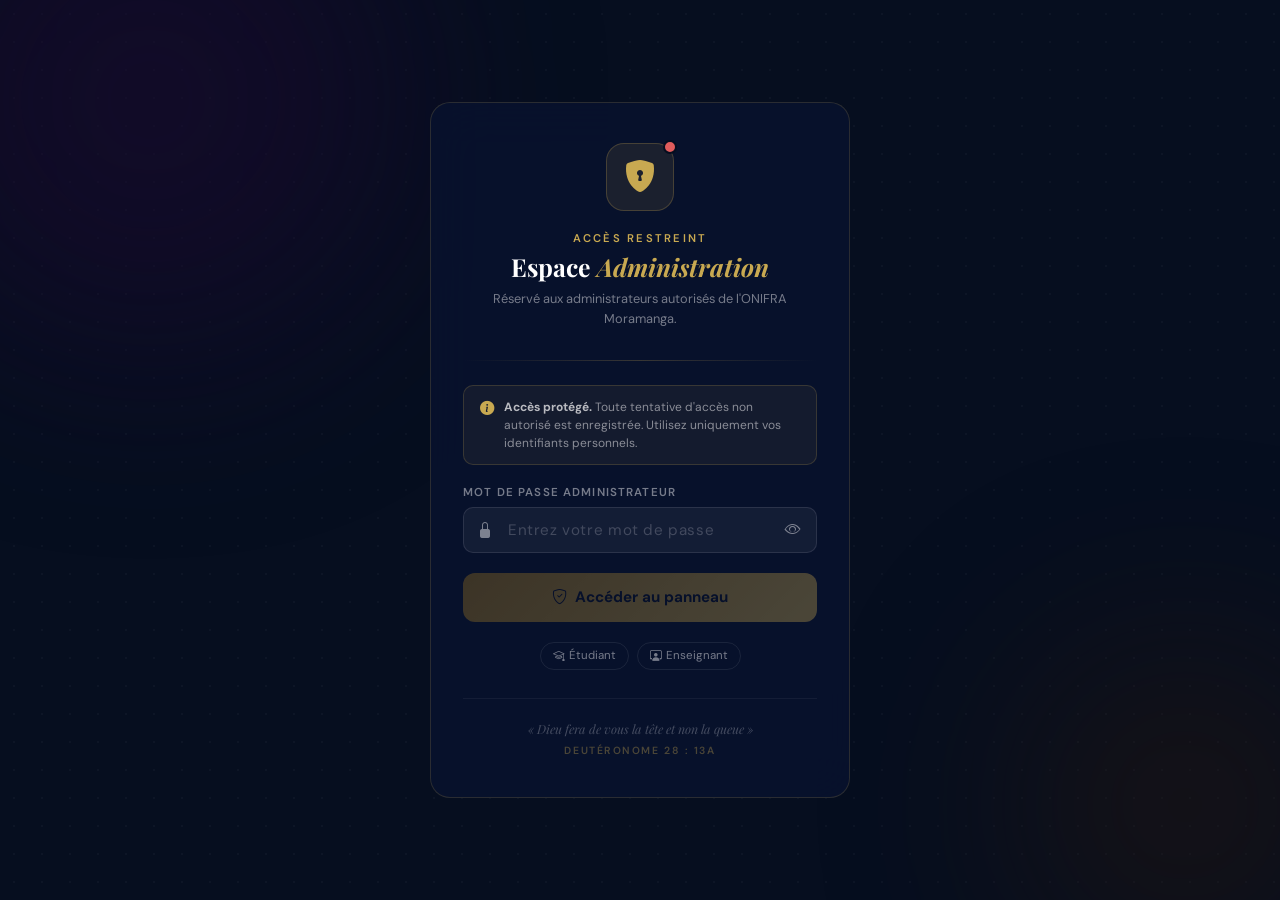
<file: front-end/login-admin.html>
<!DOCTYPE html>
<html lang="fr">
<head>
  <meta charset="utf-8">
  <meta name="viewport" content="width=device-width, initial-scale=1">
  <title>Administration — ONIFRA</title>
  <link href="https://fonts.googleapis.com/css2?family=Playfair+Display:ital,wght@0,600;0,700;1,600&family=DM+Sans:wght@300;400;500;600&display=swap" rel="stylesheet">
  <link rel="stylesheet" href="https://cdn.jsdelivr.net/npm/bootstrap-icons@1.11.0/font/bootstrap-icons.css">
  <style>
    :root {
      --navy:      #08122d;
      --navy-mid:  #0d1f3c;
      --accent:    #c8a951;
      --accent-lt: #e4c96a;
      --red:       #e05c5c;
      --muted:     rgba(255,255,255,0.45);
    }
    *, *::before, *::after { box-sizing: border-box; margin: 0; padding: 0; }
    body {
      font-family: 'DM Sans', sans-serif;
      background: #060e1f;
      min-height: 100vh;
      display: flex; align-items: center; justify-content: center;
      overflow: hidden;
    }

    /* ── Fond ── */
    .bg-grid {
      position: fixed; inset: 0;
      background-image: radial-gradient(rgba(255,255,255,.03) 1px, transparent 1px);
      background-size: 28px 28px;
      pointer-events: none; z-index: 0;
    }
    .orb {
      position: fixed; border-radius: 50%;
      filter: blur(100px); pointer-events: none; z-index: 0;
      will-change: transform;
    }
    .orb-1 { width:500px; height:500px; background:#1a0a2e; opacity:.6; top:-150px; left:-100px; animation: drift 18s ease-in-out infinite; }
    .orb-2 { width:350px; height:350px; background:#2d1a0a; opacity:.4; bottom:-80px; right:-80px; animation: drift 22s ease-in-out infinite reverse; }
    @keyframes drift { 0%,100%{transform:translate(0,0)} 50%{transform:translate(35px,-25px)} }

    /* ── Card ── */
    .card {
      position: relative; z-index: 1;
      width: 100%; max-width: 420px; margin: 1.5rem;
      background: rgba(8,18,45,0.92);
      backdrop-filter: blur(24px);
      border: 1px solid rgba(200,169,81,.18);
      border-radius: 20px; padding: 2.5rem 2rem;
      animation: slideUp .6s cubic-bezier(.22,.68,0,1.2) both;
    }
    @keyframes slideUp { from{opacity:0;transform:translateY(32px)} to{opacity:1;transform:translateY(0)} }

    /* ── Header ── */
    .card-header { text-align: center; margin-bottom: 2rem; }
    .shield-wrap {
      display: inline-flex; align-items: center; justify-content: center;
      width: 68px; height: 68px;
      background: rgba(200,169,81,.1);
      border: 1px solid rgba(200,169,81,.25);
      border-radius: 18px; margin-bottom: 1.25rem;
      position: relative;
    }
    .shield-wrap i { font-size: 2rem; color: var(--accent); }
    .shield-dot {
      position: absolute; top: -4px; right: -4px;
      width: 14px; height: 14px; border-radius: 50%;
      background: var(--red); border: 2px solid #060e1f;
      animation: pulse 2s ease-in-out infinite;
    }
    @keyframes pulse { 0%,100%{transform:scale(1);opacity:1} 50%{transform:scale(1.2);opacity:.7} }

    .card-eyebrow {
      font-size: .7rem; font-weight: 600; letter-spacing: .2em;
      text-transform: uppercase; color: var(--accent);
      margin-bottom: .4rem; display: block;
    }
    .card-title {
      font-family: 'Playfair Display', serif;
      font-size: 1.55rem; font-weight: 700; color: #fff; line-height: 1.2;
    }
    .card-title em { color: var(--accent); font-style: italic; }
    .card-sub { font-size: .8rem; color: var(--muted); margin-top: .5rem; line-height: 1.5; }

    .divider {
      height: 1px;
      background: linear-gradient(to right, transparent, rgba(200,169,81,.25), transparent);
      margin: 1.5rem 0;
    }

    /* ── Formulaire ── */
    .form-group { margin-bottom: 1.1rem; }
    .form-label {
      display: block; font-size: .72rem; font-weight: 600;
      letter-spacing: .1em; text-transform: uppercase;
      color: var(--muted); margin-bottom: .45rem;
    }
    .input-wrap { position: relative; }
    .input-icon {
      position: absolute; left: 14px; top: 50%;
      transform: translateY(-50%);
      color: var(--muted); font-size: 1rem;
      pointer-events: none; transition: color .2s;
    }
    .form-input {
      width: 100%; background: rgba(255,255,255,.05);
      border: 1px solid rgba(255,255,255,.1);
      border-radius: 10px; color: #fff;
      font-family: 'DM Sans', sans-serif; font-size: .95rem;
      padding: .75rem 2.75rem .75rem 2.75rem;
      outline: none; letter-spacing: .06em;
      transition: border-color .2s, background .2s;
    }
    .form-input::placeholder { color: rgba(255,255,255,.2); letter-spacing: .04em; }
    .form-input:focus { border-color: var(--accent); background: rgba(200,169,81,.05); }
    .form-input:focus ~ .input-icon { color: var(--accent); }

    /* Bouton œil */
    .btn-eye {
      position: absolute; right: 12px; top: 50%;
      transform: translateY(-50%);
      background: none; border: none; color: var(--muted);
      cursor: pointer; font-size: 1rem; padding: 4px;
      touch-action: manipulation; transition: color .2s;
    }
    .btn-eye:hover { color: var(--accent); }

    /* Indicateur force mot de passe */
    .strength-wrap { margin-top: .4rem; display: none; }
    .strength-wrap.show { display: block; }
    .strength-bar {
      height: 3px; border-radius: 2px;
      background: rgba(255,255,255,.08); overflow: hidden;
    }
    .strength-fill {
      height: 100%; border-radius: 2px;
      transition: width .3s ease, background .3s ease;
      width: 0%;
    }
    .strength-label {
      font-size: .65rem; color: var(--muted);
      margin-top: 3px; text-align: right;
    }

    /* ── Submit ── */
    .btn-submit {
      width: 100%; margin-top: 1.25rem;
      background: linear-gradient(135deg, #a07820, var(--accent), var(--accent-lt));
      background-size: 200% 100%;
      border: none; border-radius: 12px;
      color: var(--navy); font-family: 'DM Sans', sans-serif;
      font-size: .95rem; font-weight: 700;
      padding: .9rem; cursor: pointer;
      display: flex; align-items: center; justify-content: center; gap: 8px;
      touch-action: manipulation; -webkit-tap-highlight-color: transparent;
      transition: opacity .2s, transform .2s, box-shadow .2s, background-position .4s;
      box-shadow: 0 4px 20px rgba(200,169,81,.25);
    }
    .btn-submit:hover   { opacity:.92; transform:translateY(-2px); box-shadow:0 8px 28px rgba(200,169,81,.35); background-position:100% 0; }
    .btn-submit:active  { transform:scale(.98); }
    .btn-submit:disabled { opacity:.35; cursor:not-allowed; transform:none; box-shadow:none; }
    .spinner {
      width:18px; height:18px;
      border:2px solid rgba(8,18,45,.3);
      border-top-color:var(--navy);
      border-radius:50%; animation:spin .7s linear infinite; display:none;
    }
    @keyframes spin { to{transform:rotate(360deg)} }

    /* ── Erreur ── */
    .error-msg {
      display:none; align-items:center; gap:8px;
      background:rgba(224,92,92,.1); border:1px solid rgba(224,92,92,.3);
      border-radius:8px; padding:.65rem 1rem;
      color:var(--red); font-size:.82rem; margin-top:1rem;
    }
    .error-msg.show { display:flex; animation:shake .35s ease; }
    @keyframes shake { 0%,100%{transform:translateX(0)} 25%{transform:translateX(-6px)} 75%{transform:translateX(6px)} }

    /* ── Avertissement accès restreint ── */
    .restricted-warn {
      display: flex; align-items: flex-start; gap: .6rem;
      background: rgba(200,169,81,.07);
      border: 1px solid rgba(200,169,81,.2);
      border-radius: 10px; padding: .75rem 1rem;
      margin-bottom: 1.25rem;
    }
    .restricted-warn i { color: var(--accent); font-size: .9rem; flex-shrink: 0; margin-top: 1px; }
    .restricted-warn p { font-size: .75rem; color: rgba(255,255,255,.5); line-height: 1.5; }
    .restricted-warn strong { color: rgba(255,255,255,.7); }

    /* ── Liens portails ── */
    .portails-links {
      display: flex; gap: .5rem; margin-top: 1.25rem; justify-content: center;
    }
    .portail-link {
      font-size: .72rem; color: var(--muted); text-decoration: none;
      display: flex; align-items: center; gap: 4px;
      padding: .35rem .75rem;
      border: 1px solid rgba(255,255,255,.08);
      border-radius: 20px; transition: all .15s;
    }
    .portail-link:hover { border-color: var(--accent); color: var(--accent); }

    /* ── Verset ── */
    .verset {
      text-align: center; margin-top: 1.75rem;
      padding-top: 1.25rem; border-top: 1px solid rgba(255,255,255,.05);
    }
    .verset p {
      font-family: 'Playfair Display', serif; font-style: italic;
      font-size: .78rem; color: rgba(255,255,255,.25); line-height: 1.6;
    }
    .verset span {
      font-size: .65rem; font-weight: 600; letter-spacing: .15em;
      text-transform: uppercase; color: rgba(200,169,81,.35);
      display: block; margin-top: .3rem;
    }

    @media(max-width:400px) { .card{padding:2rem 1.25rem} .card-title{font-size:1.35rem} }
  </style>
</head>
<body>

  <div class="bg-grid"></div>
  <div class="orb orb-1"></div>
  <div class="orb orb-2"></div>

  <div class="card">

    <div class="card-header">
      <div class="shield-wrap">
        <i class="bi bi-shield-lock-fill"></i>
        <div class="shield-dot"></div>
      </div>
      <span class="card-eyebrow">Accès Restreint</span>
      <h1 class="card-title">Espace <em>Administration</em></h1>
      <p class="card-sub">Réservé aux administrateurs autorisés de l'ONIFRA Moramanga.</p>
    </div>

    <div class="divider"></div>

    <!-- Avertissement -->
    <div class="restricted-warn">
      <i class="bi bi-info-circle-fill"></i>
      <p><strong>Accès protégé.</strong> Toute tentative d'accès non autorisé est enregistrée. Utilisez uniquement vos identifiants personnels.</p>
    </div>

    <form id="loginForm" autocomplete="off">

      <div class="form-group">
        <label class="form-label" for="password">Mot de passe administrateur</label>
        <div class="input-wrap">
          <input class="form-input" id="password" type="password"
            placeholder="Entrez votre mot de passe"
            autocomplete="current-password"
            maxlength="32"
            oninput="onPasswordInput(this)">
          <i class="bi bi-lock-fill input-icon"></i>
          <button type="button" class="btn-eye" id="btnEye" onclick="toggleEye()">
            <i class="bi bi-eye" id="eyeIcon"></i>
          </button>
        </div>
        <!-- Indicateur force -->
        <div class="strength-wrap" id="strengthWrap">
          <div class="strength-bar">
            <div class="strength-fill" id="strengthFill"></div>
          </div>
          <div class="strength-label" id="strengthLabel">—</div>
        </div>
      </div>

      <!-- Erreur -->
      <div class="error-msg" id="errorMsg">
        <i class="bi bi-shield-x"></i>
        <span id="errorText">Mot de passe incorrect.</span>
      </div>

      <!-- Submit -->
      <button type="submit" class="btn-submit" id="btnSubmit" disabled>
        <div class="spinner" id="spinner"></div>
        <i class="bi bi-shield-check" id="btnIcon"></i>
        <span id="btnText">Accéder au panneau</span>
      </button>

    </form>

    <!-- Liens portails -->
    <div class="portails-links">
      <a href="login.html" class="portail-link">
        <i class="bi bi-mortarboard"></i> Étudiant
      </a>
      <a href="login-enseignant.html" class="portail-link">
        <i class="bi bi-person-workspace"></i> Enseignant
      </a>
    </div>

    <div class="verset">
      <p>« Dieu fera de vous la tête et non la queue »</p>
      <span>Deutéronome 28 : 13a</span>
    </div>

  </div>

  <script>
    /* ── Auth guard ── */
    (function () {
      const t = sessionStorage.getItem('onifra_admin_token');
      if (!t) return;
      try {
        const p = JSON.parse(atob(t.split('.')[1]));
        if (p.exp * 1000 > Date.now()) location.href = 'admin.html';
      } catch { sessionStorage.removeItem('onifra_admin_token'); }
    })();

    const API     = '/api';
    const pwdEl   = document.getElementById('password');
    const btn     = document.getElementById('btnSubmit');
    const spinner = document.getElementById('spinner');
    const btnIcon = document.getElementById('btnIcon');
    const btnText = document.getElementById('btnText');
    const errMsg  = document.getElementById('errorMsg');
    const errTxt  = document.getElementById('errorText');

    /* ── Afficher/masquer mot de passe ── */
    function toggleEye() {
      const isHidden = pwdEl.type === 'password';
      pwdEl.type = isHidden ? 'text' : 'password';
      document.getElementById('eyeIcon').className =
        isHidden ? 'bi bi-eye-slash' : 'bi bi-eye';
    }

    /* ── Indicateur force ── */
    function onPasswordInput(el) {
      const val  = el.value;
      btn.disabled = val.length < 6;

      const wrap = document.getElementById('strengthWrap');
      const fill = document.getElementById('strengthFill');
      const lbl  = document.getElementById('strengthLabel');

      if (!val.length) { wrap.classList.remove('show'); return; }
      wrap.classList.add('show');

      let score = 0;
      if (val.length >= 8)          score++;
      if (/[A-Z]/.test(val))        score++;
      if (/[0-9]/.test(val))        score++;
      if (/[^A-Za-z0-9]/.test(val)) score++;

      const levels = [
        { w: '20%', bg: '#e05c5c', label: 'Trop court' },
        { w: '40%', bg: '#f59e0b', label: 'Faible' },
        { w: '65%', bg: '#f59e0b', label: 'Moyen' },
        { w: '85%', bg: '#22c55e', label: 'Fort' },
        { w: '100%',bg: '#22c55e', label: 'Très fort' },
      ];
      const lvl = levels[Math.min(score, 4)];
      fill.style.width      = lvl.w;
      fill.style.background = lvl.bg;
      lbl.textContent       = lvl.label;
    }

    /* ── Soumission ── */
    document.getElementById('loginForm').addEventListener('submit', async e => {
      e.preventDefault();
      errMsg.classList.remove('show');
      setLoading(true);

      try {
        const res  = await fetch(`${API}/auth/admin/login`, {
          method: 'POST',
          headers: { 'Content-Type': 'application/json' },
          body: JSON.stringify({ password: pwdEl.value })
        });
        const data = await res.json();

        if (!res.ok) {
          showError(data.message || 'Mot de passe incorrect.');
          pwdEl.value = '';
          onPasswordInput(pwdEl);
          return;
        }

        sessionStorage.setItem('onifra_admin_token', data.token);
        location.href = 'admin.html';

      } catch {
        showError('Erreur réseau. Vérifiez votre connexion.');
      } finally {
        setLoading(false);
      }
    });

    function setLoading(on) {
      btn.disabled          = on;
      spinner.style.display = on ? 'block' : 'none';
      btnIcon.style.display = on ? 'none'  : 'inline';
      btnText.textContent   = on ? 'Vérification…' : 'Accéder au panneau';
    }

    function showError(msg) {
      errTxt.textContent = msg;
      errMsg.classList.remove('show');
      void errMsg.offsetWidth;
      errMsg.classList.add('show');
    }
  </script>

</body>
</html>
</file>
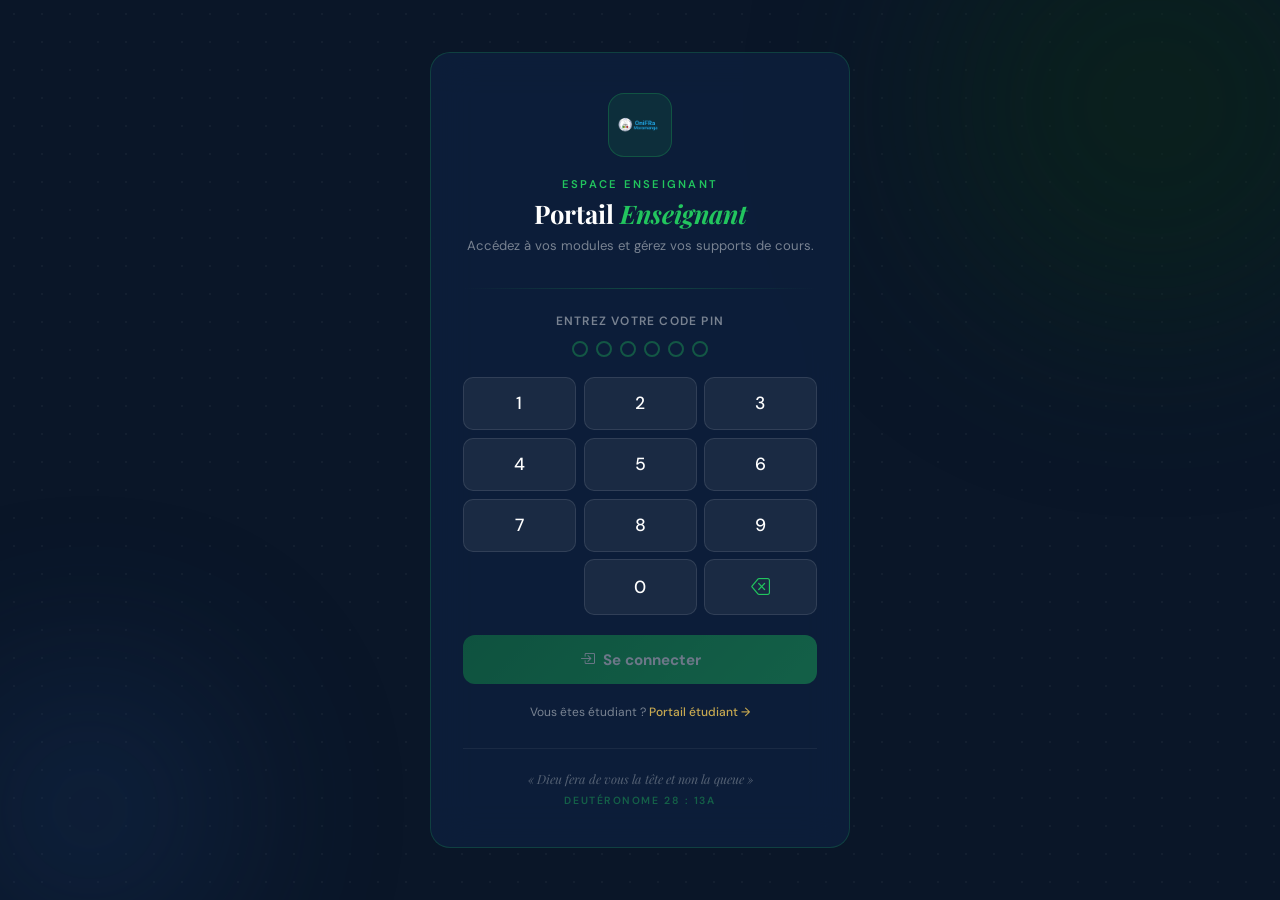
<file: front-end/login-enseignant.html>
<!DOCTYPE html>
<html lang="fr">
<head>
  <meta charset="utf-8">
  <meta name="viewport" content="width=device-width, initial-scale=1">
  <title>Portail Enseignant — ONIFRA</title>
  <link href="https://fonts.googleapis.com/css2?family=Playfair+Display:ital,wght@0,600;0,700;1,600&family=DM+Sans:wght@300;400;500;600&display=swap" rel="stylesheet">
  <link rel="stylesheet" href="https://cdn.jsdelivr.net/npm/bootstrap-icons@1.11.0/font/bootstrap-icons.css">
  <style>
    :root {
      --navy:       #08122d;
      --navy-mid:   #0d1f3c;
      --accent:     #c8a951;
      --accent-lt:  #e4c96a;
      --muted:      rgba(255,255,255,0.45);
      --error:      #e05c5c;
      --green:      #22c55e;
    }
    *, *::before, *::after { box-sizing: border-box; margin: 0; padding: 0; }
    body {
      font-family: 'DM Sans', sans-serif;
      background: #0a1628;
      min-height: 100vh;
      display: flex; align-items: center; justify-content: center;
      overflow: hidden;
    }

    /* ── Fond ── */
    .bg-grid {
      position: fixed; inset: 0;
      background-image: radial-gradient(rgba(255,255,255,.04) 1px, transparent 1px);
      background-size: 28px 28px;
      pointer-events: none; z-index: 0;
    }
    .orb {
      position: fixed; border-radius: 50%;
      filter: blur(90px); pointer-events: none; z-index: 0;
      will-change: transform;
    }
    .orb-1 { width:450px; height:450px; background:#0a2a14; opacity:.5; top:-120px; right:-100px; animation: drift 16s ease-in-out infinite; }
    .orb-2 { width:300px; height:300px; background:#1a3a6b; opacity:.3; bottom:-60px; left:-60px; animation: drift 20s ease-in-out infinite reverse; }
    @keyframes drift { 0%,100%{transform:translate(0,0)} 50%{transform:translate(30px,-25px)} }

    /* ── Card ── */
    .card {
      position: relative; z-index: 1;
      width: 100%; max-width: 420px; margin: 1.5rem;
      background: rgba(13,31,60,0.88);
      backdrop-filter: blur(20px);
      border: 1px solid rgba(34,197,94,.2);
      border-radius: 20px; padding: 2.5rem 2rem;
      animation: slideUp .6s cubic-bezier(.22,.68,0,1.2) both;
    }
    @keyframes slideUp { from{opacity:0;transform:translateY(32px)} to{opacity:1;transform:translateY(0)} }

    /* ── Header ── */
    .card-header { text-align: center; margin-bottom: 2rem; }
    .logo-wrap {
      display: inline-flex; align-items: center; justify-content: center;
      width: 64px; height: 64px;
      background: rgba(34,197,94,.1);
      border: 1px solid rgba(34,197,94,.25);
      border-radius: 16px; margin-bottom: 1.25rem;
    }
    .logo-wrap img { width: 44px; height: auto; }

    .card-eyebrow {
      font-size: .7rem; font-weight: 600; letter-spacing: .2em;
      text-transform: uppercase; color: var(--green);
      margin-bottom: .4rem; display: block;
    }
    .card-title {
      font-family: 'Playfair Display', serif;
      font-size: 1.6rem; font-weight: 700; color: #fff; line-height: 1.2;
    }
    .card-title em { color: var(--green); font-style: italic; }
    .card-sub { font-size: .82rem; color: var(--muted); margin-top: .5rem; line-height: 1.5; }

    .divider {
      height: 1px;
      background: linear-gradient(to right, transparent, rgba(34,197,94,.25), transparent);
      margin: 1.5rem 0;
    }

    /* ── PIN dots ── */
    .pin-label {
      display: block; font-size: .75rem; font-weight: 600;
      letter-spacing: .1em; text-transform: uppercase;
      color: var(--muted); margin-bottom: .75rem; text-align: center;
    }
    .pin-display {
      display: flex; gap: .5rem;
      justify-content: center; margin-bottom: 1.25rem;
    }
    .pin-dot {
      width: 16px; height: 16px; border-radius: 50%;
      border: 2px solid rgba(34,197,94,.35);
      background: transparent; will-change: transform;
      transition: background .12s, border-color .12s, transform .12s;
    }
    .pin-dot.filled {
      background: var(--green);
      border-color: var(--green);
      transform: scale(1.15);
    }

    /* ── Clavier PIN ── */
    .pin-grid {
      display: grid; grid-template-columns: repeat(3,1fr); gap: .5rem;
      margin-bottom: 1.25rem;
    }
    .pin-btn {
      background: rgba(255,255,255,.06);
      border: 1px solid rgba(255,255,255,.1);
      border-radius: 10px; color: #fff;
      font-family: 'DM Sans', sans-serif; font-size: 1.1rem; font-weight: 500;
      padding: .9rem; cursor: pointer;
      touch-action: manipulation; will-change: transform;
      user-select: none; -webkit-tap-highlight-color: transparent;
      transition: background .1s, border-color .1s;
    }
    .pin-btn:hover  { background: rgba(255,255,255,.12); }
    .pin-btn:active { background: rgba(34,197,94,.18); border-color: rgba(34,197,94,.5); }
    .pin-btn.del    { color: var(--green); font-size: 1.2rem; }

    /* ── Submit ── */
    .btn-submit {
      width: 100%;
      background: linear-gradient(135deg, #16a34a, var(--green));
      border: none; border-radius: 12px;
      color: #fff; font-family: 'DM Sans', sans-serif;
      font-size: .95rem; font-weight: 700;
      padding: .9rem; cursor: pointer;
      display: flex; align-items: center; justify-content: center; gap: 8px;
      touch-action: manipulation; -webkit-tap-highlight-color: transparent;
      transition: opacity .2s, transform .2s, box-shadow .2s;
      box-shadow: 0 4px 20px rgba(34,197,94,.25);
    }
    .btn-submit:hover   { opacity:.92; transform:translateY(-2px); box-shadow:0 8px 28px rgba(34,197,94,.35); }
    .btn-submit:active  { transform:scale(.98); }
    .btn-submit:disabled { opacity:.4; cursor:not-allowed; transform:none; box-shadow:none; }
    .spinner {
      width:18px; height:18px;
      border:2px solid rgba(255,255,255,.3);
      border-top-color:#fff;
      border-radius:50%; animation:spin .7s linear infinite; display:none;
    }
    @keyframes spin { to{transform:rotate(360deg)} }

    /* ── Erreur ── */
    .error-msg {
      display:none; align-items:center; gap:8px;
      background:rgba(224,92,92,.12); border:1px solid rgba(224,92,92,.3);
      border-radius:8px; padding:.65rem 1rem;
      color:var(--error); font-size:.82rem; margin-bottom:1rem;
    }
    .error-msg.show { display:flex; animation:shake .35s ease; }
    @keyframes shake { 0%,100%{transform:translateX(0)} 25%{transform:translateX(-6px)} 75%{transform:translateX(6px)} }

    /* ── Lien étudiant ── */
    .switch-link {
      text-align: center; margin-top: 1.25rem;
      font-size: .75rem; color: var(--muted);
    }
    .switch-link a {
      color: var(--accent); text-decoration: none; font-weight: 500;
    }
    .switch-link a:hover { text-decoration: underline; }

    /* ── Verset ── */
    .verset {
      text-align: center; margin-top: 1.75rem;
      padding-top: 1.25rem; border-top: 1px solid rgba(255,255,255,.06);
    }
    .verset p {
      font-family: 'Playfair Display', serif; font-style: italic;
      font-size: .78rem; color: rgba(255,255,255,.3); line-height: 1.6;
    }
    .verset span {
      font-size: .65rem; font-weight: 600; letter-spacing: .15em;
      text-transform: uppercase; color: rgba(34,197,94,.4);
      display: block; margin-top: .3rem;
    }

    @media(max-width:400px) { .card{padding:2rem 1.25rem} .card-title{font-size:1.4rem} }
  </style>
</head>
<body>

  <div class="bg-grid"></div>
  <div class="orb orb-1"></div>
  <div class="orb orb-2"></div>

  <div class="card">

    <div class="card-header">
      <div class="logo-wrap">
        <img src="assets/img/logo/logo.webp" alt="ONIFRA" onerror="this.style.display='none'">
      </div>
      <span class="card-eyebrow">Espace Enseignant</span>
      <h1 class="card-title">Portail <em>Enseignant</em></h1>
      <p class="card-sub">Accédez à vos modules et gérez vos supports de cours.</p>
    </div>

    <div class="divider"></div>

    <form id="loginForm" autocomplete="off">

      <label class="pin-label">Entrez votre code PIN</label>

      <!-- PIN dots -->
      <div class="pin-display">
        <div class="pin-dot" id="d0"></div>
        <div class="pin-dot" id="d1"></div>
        <div class="pin-dot" id="d2"></div>
        <div class="pin-dot" id="d3"></div>
        <div class="pin-dot" id="d4"></div>
        <div class="pin-dot" id="d5"></div>
      </div>

      <!-- Clavier -->
      <div class="pin-grid" id="pinGrid">
        <button type="button" class="pin-btn" data-v="1">1</button>
        <button type="button" class="pin-btn" data-v="2">2</button>
        <button type="button" class="pin-btn" data-v="3">3</button>
        <button type="button" class="pin-btn" data-v="4">4</button>
        <button type="button" class="pin-btn" data-v="5">5</button>
        <button type="button" class="pin-btn" data-v="6">6</button>
        <button type="button" class="pin-btn" data-v="7">7</button>
        <button type="button" class="pin-btn" data-v="8">8</button>
        <button type="button" class="pin-btn" data-v="9">9</button>
        <button type="button" class="pin-btn" data-v="0" style="grid-column:2">0</button>
        <button type="button" class="pin-btn del" id="pinDel">
          <i class="bi bi-backspace"></i>
        </button>
      </div>
      <input type="hidden" id="pin">

      <!-- Erreur -->
      <div class="error-msg" id="errorMsg">
        <i class="bi bi-exclamation-circle-fill"></i>
        <span id="errorText">Code PIN incorrect.</span>
      </div>

      <!-- Submit -->
      <button type="submit" class="btn-submit" id="btnSubmit" disabled>
        <div class="spinner" id="spinner"></div>
        <i class="bi bi-box-arrow-in-right" id="btnIcon"></i>
        <span id="btnText">Se connecter</span>
      </button>

    </form>

    <div class="switch-link">
      Vous êtes étudiant ?
      <a href="login.html">Portail étudiant →</a>
    </div>

    <div class="verset">
      <p>« Dieu fera de vous la tête et non la queue »</p>
      <span>Deutéronome 28 : 13a</span>
    </div>

  </div>

  <script>
    /* ── Auth guard ── */
    (function () {
      const t = sessionStorage.getItem('onifra_ens_token');
      if (!t) return;
      try {
        const p = JSON.parse(atob(t.split('.')[1]));
        if (p.exp * 1000 > Date.now()) location.href = 'mes-modules.html';
      } catch { sessionStorage.removeItem('onifra_ens_token'); }
    })();

    /* ── State ── */
    const API  = '/api';
    const PIN_LENGTH = 6; /* PIN enseignant = 6 chiffres */
    let   pin  = '';
    const dots = [0,1,2,3,4,5].map(i => document.getElementById('d' + i));
    const btn     = document.getElementById('btnSubmit');
    const spinner = document.getElementById('spinner');
    const btnIcon = document.getElementById('btnIcon');
    const btnText = document.getElementById('btnText');
    const errMsg  = document.getElementById('errorMsg');
    const errTxt  = document.getElementById('errorText');

    /* ── Sync dots ── */
    function syncDots() {
      dots.forEach((d, i) => {
        const f = i < pin.length;
        if (f !== d.classList.contains('filled')) d.classList.toggle('filled', f);
      });
      document.getElementById('pin').value = pin;
      btn.disabled = pin.length < PIN_LENGTH;
    }

    /* ── Clavier PIN — délégation ── */
    document.getElementById('pinGrid').addEventListener('pointerdown', e => {
      const b = e.target.closest('.pin-btn');
      if (!b) return;
      if (b.id === 'pinDel') {
        pin = pin.slice(0, -1);
      } else if (b.dataset.v !== undefined && pin.length < PIN_LENGTH) {
        pin += b.dataset.v;
      }
      requestAnimationFrame(() => {
        syncDots();
        if (pin.length === PIN_LENGTH) {
          setTimeout(() => document.getElementById('loginForm').requestSubmit(), 150);
        }
      });
    }, { passive: true });

    /* ── Clavier physique ── */
    document.addEventListener('keydown', e => {
      if (/^[0-9]$/.test(e.key) && pin.length < PIN_LENGTH) { pin += e.key; requestAnimationFrame(syncDots); }
      if (e.key === 'Backspace') { pin = pin.slice(0, -1); requestAnimationFrame(syncDots); }
    });

    /* ── Soumission ── */
    document.getElementById('loginForm').addEventListener('submit', async e => {
      e.preventDefault();
      errMsg.classList.remove('show');
      setLoading(true);
      try {
        const res  = await fetch(`${API}/auth/enseignant/login`, {
          method: 'POST',
          headers: { 'Content-Type': 'application/json' },
          body: JSON.stringify({ pin })
        });
        const data = await res.json();

        if (!res.ok) {
          showError(data.message || 'Code PIN incorrect.');
          pin = ''; requestAnimationFrame(syncDots);
          return;
        }

        /* Stocker session enseignant */
        sessionStorage.setItem('onifra_ens_token', data.token);
        sessionStorage.setItem('onifra_enseignant', JSON.stringify({
          id:     data.id,
          nom:    data.nom,
          prenom: data.prenom,
          grade:  data.grade || ''
        }));
        location.href = 'mes-modules.html';

      } catch {
        showError('Erreur réseau. Vérifiez votre connexion.');
      } finally {
        setLoading(false);
      }
    });

    function setLoading(on) {
      btn.disabled          = on;
      spinner.style.display = on ? 'block' : 'none';
      btnIcon.style.display = on ? 'none'  : 'inline';
      btnText.textContent   = on ? 'Connexion…' : 'Se connecter';
    }

    function showError(msg) {
      errTxt.textContent = msg;
      errMsg.classList.remove('show');
      void errMsg.offsetWidth;
      errMsg.classList.add('show');
    }
  </script>

</body>
</html>
</file>
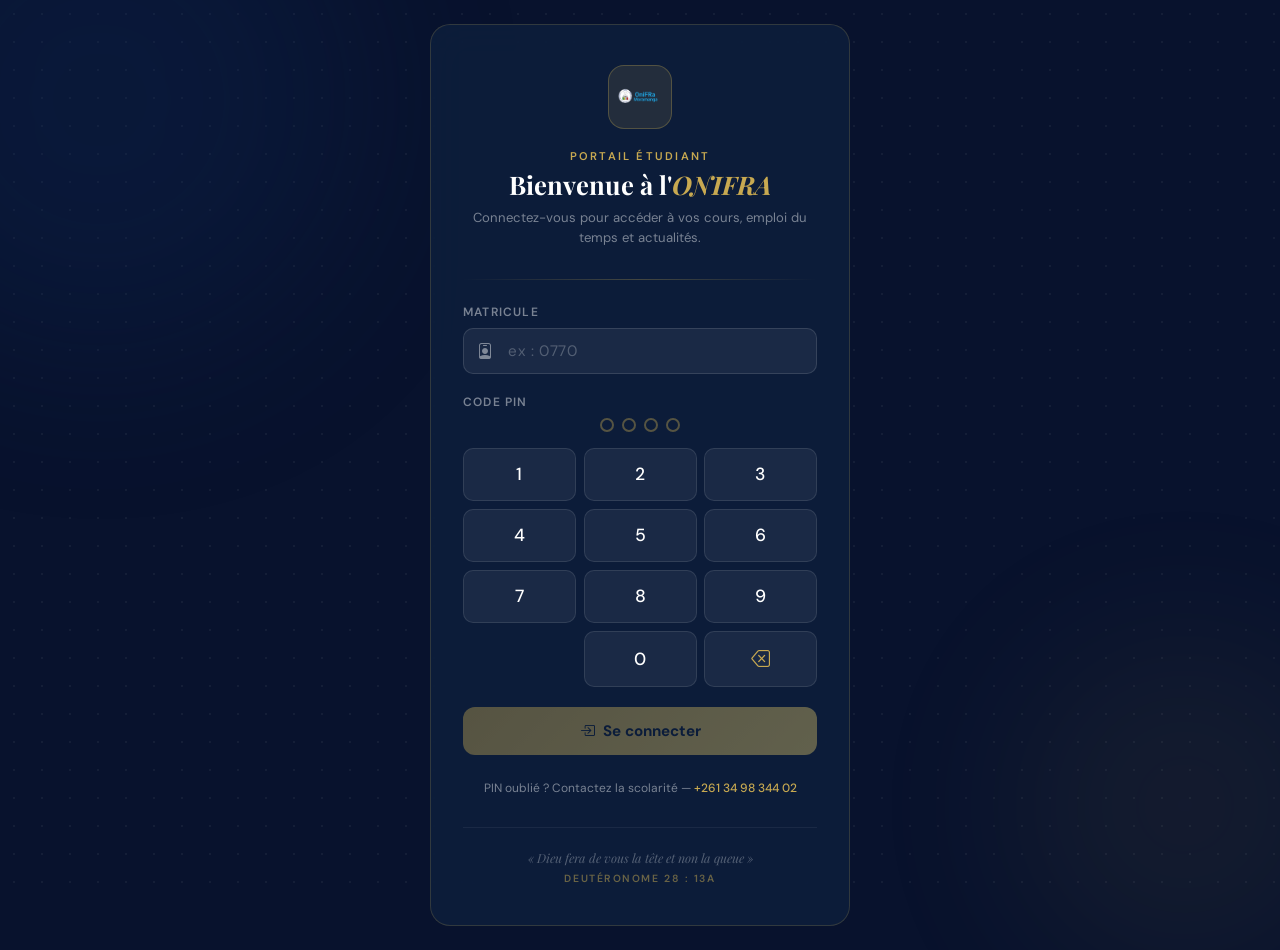
<file: front-end/login.html>
<!DOCTYPE html>
<html lang="fr">
<head>
  <meta charset="utf-8">
  <meta name="viewport" content="width=device-width, initial-scale=1">
  <title>Portail Étudiant — ONIFRA</title>
  <link href="https://fonts.googleapis.com/css2?family=Playfair+Display:ital,wght@0,600;0,700;1,600&family=DM+Sans:wght@300;400;500;600&display=swap" rel="stylesheet">
  <link rel="manifest" href="/manifest.json">
  <meta name="theme-color" content="#08122d">
  <meta name="apple-mobile-web-app-capable" content="yes">
  <meta name="apple-mobile-web-app-title" content="ONIFRA">
  <link rel="apple-touch-icon" href="/assets/img/logo/logo-192.png">
  <link rel="stylesheet" href="https://cdn.jsdelivr.net/npm/bootstrap-icons@1.11.0/font/bootstrap-icons.css">
  <style>
    :root {
      --navy:       #08122d;
      --navy-mid:   #0d1f3c;
      --accent:     #c8a951;
      --accent-lt:  #e4c96a;
      --muted:      rgba(255,255,255,0.45);
      --error:      #e05c5c;
    }
    *, *::before, *::after { box-sizing: border-box; margin: 0; padding: 0; }
    body {
      font-family: 'DM Sans', sans-serif;
      background: var(--navy);
      min-height: 100vh;
      display: flex; align-items: center; justify-content: center;
      overflow: hidden;
    }
    .bg-grid {
      position: fixed; inset: 0;
      background-image: radial-gradient(rgba(255,255,255,.05) 1px, transparent 1px);
      background-size: 28px 28px;
      pointer-events: none; z-index: 0;
    }
    .orb {
      position: fixed; border-radius: 50%;
      filter: blur(90px); pointer-events: none; z-index: 0;
      will-change: transform;
    }
    .orb-1 { width:500px; height:500px; background:#0f2d5e; opacity:.25; top:-150px; left:-150px; animation: drift 14s ease-in-out infinite; }
    .orb-2 { width:350px; height:350px; background:var(--accent); opacity:.07; bottom:-80px; right:-80px; animation: drift 18s ease-in-out infinite reverse; }
    @keyframes drift { 0%,100%{transform:translate(0,0)} 50%{transform:translate(40px,-30px)} }
    .card {
      position: relative; z-index: 1;
      width: 100%; max-width: 420px; margin: 1.5rem;
      background: rgba(13,31,60,0.85);
      backdrop-filter: blur(20px);
      border: 1px solid rgba(200,169,81,.2);
      border-radius: 20px; padding: 2.5rem 2rem;
      animation: slideUp .6s cubic-bezier(.22,.68,0,1.2) both;
    }
    @keyframes slideUp { from{opacity:0;transform:translateY(32px)} to{opacity:1;transform:translateY(0)} }
    .card-header { text-align: center; margin-bottom: 2rem; }
    .logo-wrap {
      display: inline-flex; align-items: center; justify-content: center;
      width: 64px; height: 64px;
      background: rgba(200,169,81,.12);
      border: 1px solid rgba(200,169,81,.3);
      border-radius: 16px; margin-bottom: 1.25rem;
    }
    .logo-wrap img { width: 44px; height: auto; }
    .card-eyebrow {
      font-size:.7rem; font-weight:600; letter-spacing:.2em;
      text-transform:uppercase; color:var(--accent);
      margin-bottom:.4rem; display:block;
    }
    .card-title {
      font-family:'Playfair Display',serif;
      font-size:1.6rem; font-weight:700; color:#fff; line-height:1.2;
    }
    .card-title em { color:var(--accent); font-style:italic; }
    .card-sub { font-size:.82rem; color:var(--muted); margin-top:.5rem; line-height:1.5; }
    .divider {
      height:1px;
      background:linear-gradient(to right,transparent,rgba(200,169,81,.3),transparent);
      margin:1.5rem 0;
    }
    .form-group { margin-bottom:1.25rem; }
    .form-label {
      display:block; font-size:.75rem; font-weight:600;
      letter-spacing:.1em; text-transform:uppercase;
      color:var(--muted); margin-bottom:.5rem;
    }
    .input-wrap { position:relative; }
    .input-icon {
      position:absolute; left:14px; top:50%;
      transform:translateY(-50%);
      color:var(--muted); font-size:1rem;
      pointer-events:none; transition:color .2s;
    }
    .form-input {
      width:100%; background:rgba(255,255,255,.06);
      border:1px solid rgba(255,255,255,.12);
      border-radius:10px; color:#fff;
      font-family:'DM Sans',sans-serif; font-size:.95rem;
      padding:.75rem 1rem .75rem 2.75rem;
      outline:none; transition:border-color .2s,background .2s;
      letter-spacing:.04em;
    }
    .form-input::placeholder { color:rgba(255,255,255,.25); }
    .form-input:focus { border-color:var(--accent); background:rgba(200,169,81,.06); }
    .form-input:focus ~ .input-icon { color:var(--accent); }
    .pin-display { display:flex; gap:.5rem; justify-content:center; margin-bottom:1rem; }
    .pin-dot {
      width:14px; height:14px; border-radius:50%;
      border:2px solid rgba(200,169,81,.4);
      background:transparent; will-change:transform;
      transition:background .12s,border-color .12s,transform .12s;
    }
    .pin-dot.filled { background:var(--accent); border-color:var(--accent); transform:scale(1.15); }
    .pin-grid { display:grid; grid-template-columns:repeat(3,1fr); gap:.5rem; }
    .pin-btn {
      background:rgba(255,255,255,.06);
      border:1px solid rgba(255,255,255,.1);
      border-radius:10px; color:#fff;
      font-family:'DM Sans',sans-serif; font-size:1.1rem; font-weight:500;
      padding:.9rem; cursor:pointer;
      touch-action:manipulation;
      will-change:transform;
      user-select:none;
      -webkit-tap-highlight-color:transparent;
      transition:background .1s,border-color .1s;
    }
    .pin-btn:hover  { background:rgba(255,255,255,.12); }
    .pin-btn:active { background:rgba(200,169,81,.18); border-color:rgba(200,169,81,.5); }
    .pin-btn.del    { color:var(--accent); font-size:1.2rem; }
    .btn-submit {
      width:100%; margin-top:1.25rem;
      background:linear-gradient(135deg,var(--accent),var(--accent-lt));
      border:none; border-radius:12px;
      color:#0d1f3c;
      font-family:'DM Sans',sans-serif; font-size:.95rem; font-weight:700;
      padding:.9rem; cursor:pointer;
      display:flex; align-items:center; justify-content:center; gap:8px;
      touch-action:manipulation;
      -webkit-tap-highlight-color:transparent;
      transition:opacity .2s,transform .2s,box-shadow .2s;
      box-shadow:0 4px 20px rgba(200,169,81,.3);
    }
    .btn-submit:hover   { opacity:.92; transform:translateY(-2px); box-shadow:0 8px 28px rgba(200,169,81,.4); }
    .btn-submit:active  { transform:scale(.98); }
    .btn-submit:disabled { opacity:.4; cursor:not-allowed; transform:none; box-shadow:none; }
    .spinner {
      width:18px; height:18px;
      border:2px solid rgba(13,31,60,.3);
      border-top-color:#0d1f3c;
      border-radius:50%; animation:spin .7s linear infinite; display:none;
    }
    @keyframes spin { to{transform:rotate(360deg)} }
    .error-msg {
      display:none; align-items:center; gap:8px;
      background:rgba(224,92,92,.12); border:1px solid rgba(224,92,92,.3);
      border-radius:8px; padding:.65rem 1rem;
      color:var(--error); font-size:.82rem; margin-top:1rem;
    }
    .error-msg.show { display:flex; animation:shake .35s ease; }
    @keyframes shake { 0%,100%{transform:translateX(0)} 25%{transform:translateX(-6px)} 75%{transform:translateX(6px)} }
    .card-footer {
      text-align:center; margin-top:1.5rem;
      font-size:.75rem; color:var(--muted); line-height:1.6;
    }
    .card-footer a { color:var(--accent); text-decoration:none; font-weight:500; }
    .card-footer a:hover { text-decoration:underline; }
    .verset {
      text-align:center; margin-top:1.75rem;
      padding-top:1.25rem; border-top:1px solid rgba(255,255,255,.06);
    }
    .verset p {
      font-family:'Playfair Display',serif; font-style:italic;
      font-size:.78rem; color:rgba(255,255,255,.3); line-height:1.6;
    }
    .verset span {
      font-size:.65rem; font-weight:600; letter-spacing:.15em;
      text-transform:uppercase; color:rgba(200,169,81,.5);
      display:block; margin-top:.3rem;
    }
    @media(max-width:400px) { .card{padding:2rem 1.25rem} .card-title{font-size:1.4rem} }
  </style>
</head>
<body>

  <div class="bg-grid"></div>
  <div class="orb orb-1"></div>
  <div class="orb orb-2"></div>

  <div class="card">
    <div class="card-header">
      <div class="logo-wrap">
        <img src="assets/img/logo/logo.webp" alt="ONIFRA" onerror="this.style.display='none'">
      </div>
      <span class="card-eyebrow">Portail Étudiant</span>
      <h1 class="card-title">Bienvenue à l'<em>ONIFRA</em></h1>
      <p class="card-sub">Connectez-vous pour accéder à vos cours, emploi du temps et actualités.</p>
    </div>

    <div class="divider"></div>

    <form id="loginForm" autocomplete="off">
      <div class="form-group">
        <label class="form-label" for="matricule">Matricule</label>
        <div class="input-wrap">
          <input class="form-input" id="matricule" type="text"
          placeholder="ex : 0770"
          autocomplete="off" spellcheck="false" maxlength="20">
          <i class="bi bi-person-badge input-icon"></i>
        </div>
      </div>

      <div class="form-group">
        <label class="form-label">Code PIN</label>
        <div class="pin-display">
          <div class="pin-dot" id="d0"></div>
          <div class="pin-dot" id="d1"></div>
          <div class="pin-dot" id="d2"></div>
          <div class="pin-dot" id="d3"></div>
        </div>
        <div class="pin-grid" id="pinGrid">
          <button type="button" class="pin-btn" data-v="1">1</button>
          <button type="button" class="pin-btn" data-v="2">2</button>
          <button type="button" class="pin-btn" data-v="3">3</button>
          <button type="button" class="pin-btn" data-v="4">4</button>
          <button type="button" class="pin-btn" data-v="5">5</button>
          <button type="button" class="pin-btn" data-v="6">6</button>
          <button type="button" class="pin-btn" data-v="7">7</button>
          <button type="button" class="pin-btn" data-v="8">8</button>
          <button type="button" class="pin-btn" data-v="9">9</button>
          <button type="button" class="pin-btn" data-v="0" style="grid-column:2">0</button>
          <button type="button" class="pin-btn del" id="pinDel"><i class="bi bi-backspace"></i></button>
        </div>
        <input type="hidden" id="pin">
      </div>

      <div class="error-msg" id="errorMsg">
        <i class="bi bi-exclamation-circle-fill"></i>
        <span id="errorText">Matricule ou PIN incorrect.</span>
      </div>

      <button type="submit" class="btn-submit" id="btnSubmit" disabled>
        <div class="spinner" id="spinner"></div>
        <i class="bi bi-box-arrow-in-right" id="btnIcon"></i>
        <span id="btnText">Se connecter</span>
      </button>
    </form>

    <div class="card-footer">
      PIN oublié ? Contactez la scolarité —
      <a href="tel:+261349834402">+261 34 98 344 02</a>
    </div>

    <div class="verset">
      <p>« Dieu fera de vous la tête et non la queue »</p>
      <span>Deutéronome 28 : 13a</span>
    </div>
  </div>

  <script>
    /* ── Auth guard ── */
    (function(){
      const t = sessionStorage.getItem('onifra_token');
      if (!t) return;
      try {
        const p = JSON.parse(atob(t.split('.')[1]));
        if (p.exp * 1000 > Date.now()) location.href = 'dashboard.html';
      } catch { sessionStorage.clear(); }
    })();

    const API  = '/api';
    let   pin  = '';
    const dots = [0,1,2,3].map(i => document.getElementById('d'+i));
    const matEl   = document.getElementById('matricule');
    const pinEl   = document.getElementById('pin');
    const btn     = document.getElementById('btnSubmit');
    const spinner = document.getElementById('spinner');
    const btnIcon = document.getElementById('btnIcon');
    const btnText = document.getElementById('btnText');
    const errMsg  = document.getElementById('errorMsg');
    const errTxt  = document.getElementById('errorText');

    /* Mise à jour dots — minimal DOM */
    function syncDots() {
      dots.forEach((d,i) => {
        const f = i < pin.length;
        if (f !== d.classList.contains('filled')) d.classList.toggle('filled', f);
      });
      pinEl.value  = pin;
      btn.disabled = !(matEl.value.trim() && pin.length === 4);
    }

    /* Délégation d'événement sur le grid — 1 seul listener */
    document.getElementById('pinGrid').addEventListener('pointerdown', e => {
      const b = e.target.closest('.pin-btn');
      if (!b) return;
      if (b.id === 'pinDel') {
        pin = pin.slice(0,-1);
      } else if (b.dataset.v !== undefined && pin.length < 4) {
        pin += b.dataset.v;
      }
      requestAnimationFrame(() => {
        syncDots();
        if (pin.length === 4 && matEl.value.trim()) {
          setTimeout(() => document.getElementById('loginForm').requestSubmit(), 150);
        }
      });
    }, { passive: true });

    /* Clavier physique */
    document.addEventListener('keydown', e => {
      if (document.activeElement === matEl) return;
      if (/^[0-9]$/.test(e.key) && pin.length < 4) { pin += e.key; requestAnimationFrame(syncDots); }
      if (e.key === 'Backspace') { pin = pin.slice(0,-1); requestAnimationFrame(syncDots); }
    });

    matEl.addEventListener('input', () => {
      btn.disabled = !(matEl.value.trim() && pin.length === 4);
    });

    /* Soumission */
    document.getElementById('loginForm').addEventListener('submit', async e => {
      e.preventDefault();
      errMsg.classList.remove('show');
      setLoading(true);
      try {
        const res  = await fetch(`${API}/auth/etudiant/login`, {
          method: 'POST',
          headers: { 'Content-Type': 'application/json' },
          body: JSON.stringify({ matricule: matEl.value.trim().toUpperCase(), pin })
        });
        const data = await res.json();
        if (!res.ok) {
          showError(data.message || 'Matricule ou PIN incorrect.');
          pin = ''; requestAnimationFrame(syncDots);
          return;
        }
        sessionStorage.setItem('onifra_token', data.token);
        sessionStorage.setItem('onifra_etudiant', JSON.stringify({
          id: data.id, nom: data.nom, prenom: data.prenom,
          mention: data.mention, niveau: data.niveau, matricule: data.matricule
        }));
        location.href = 'dashboard.html';
      } catch {
        showError('Erreur réseau. Vérifiez votre connexion.');
      } finally {
        setLoading(false);
      }
    });

    function setLoading(on) {
      btn.disabled          = on;
      spinner.style.display = on ? 'block' : 'none';
      btnIcon.style.display = on ? 'none'  : 'inline';
      btnText.textContent   = on ? 'Connexion…' : 'Se connecter';
    }

    function showError(msg) {
      errTxt.textContent = msg;
      errMsg.classList.remove('show');
      void errMsg.offsetWidth;
      errMsg.classList.add('show');
    }
  </script>
  <script src="pwa.js" defer></script>
</body>
</html>
</file>
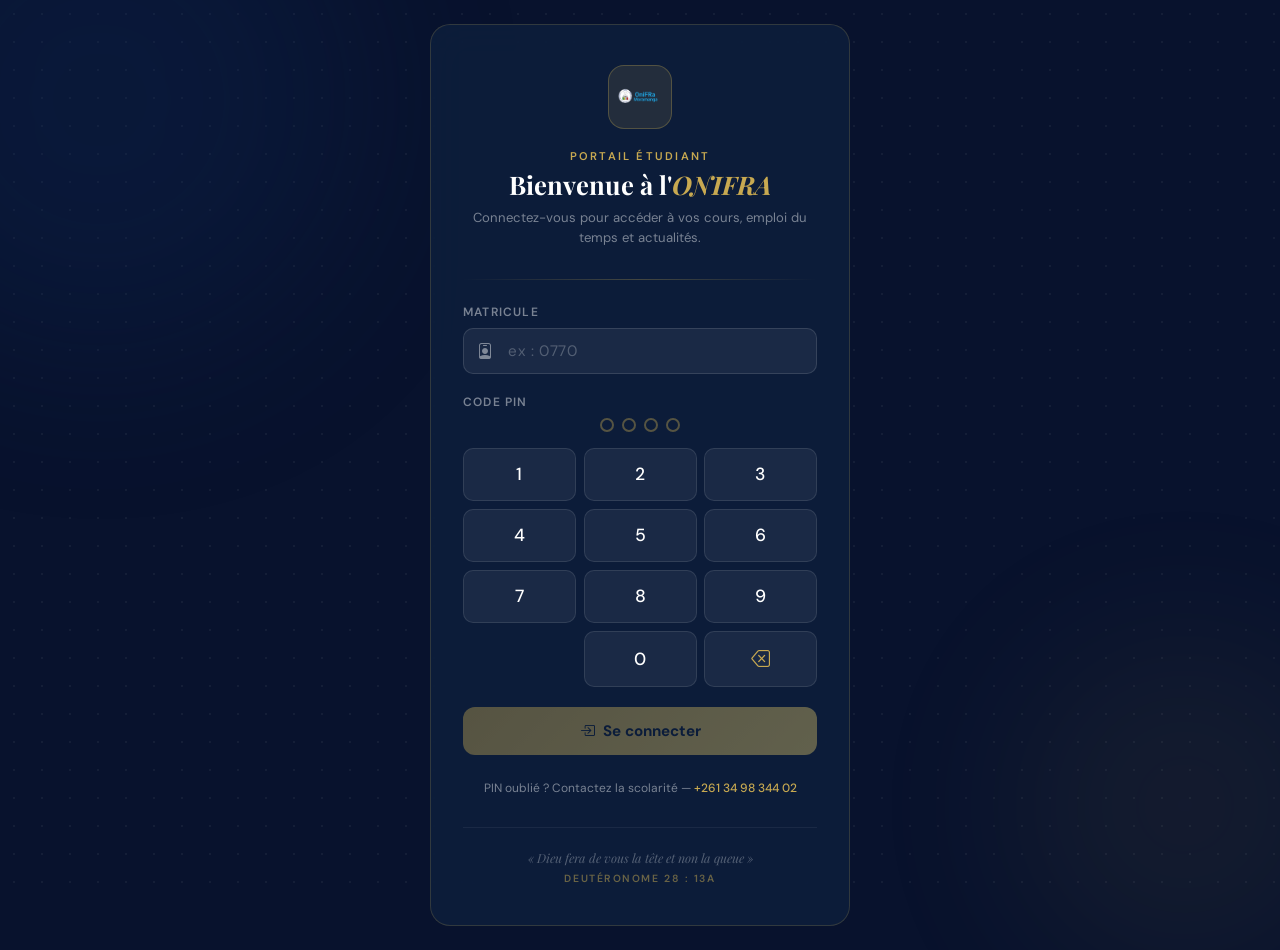
<file: front-end/mes-modules.html>
<!DOCTYPE html>
<html lang="fr">
<head>
  <meta charset="utf-8">
  <meta name="viewport" content="width=device-width, initial-scale=1">
  <title>Mes Modules — Portail Enseignant ONIFRA</title>
  <link href="https://fonts.googleapis.com/css2?family=Playfair+Display:ital,wght@0,600;0,700;1,600&family=DM+Sans:wght@300;400;500;600&display=swap" rel="stylesheet">
  <link rel="stylesheet" href="https://cdn.jsdelivr.net/npm/bootstrap-icons@1.11.0/font/bootstrap-icons.css">
  <style>
    :root {
      --navy:     #08122d;
      --navy-mid: #0d1f3c;
      --accent:   #c8a951;
      --accent-lt:#e4c96a;
      --green:    #22c55e;
      --green-dk: #16a34a;
      --muted:    rgba(255,255,255,0.45);
      --radius:   14px;
      --bg:       #f0f4f8;
    }
    *, *::before, *::after { box-sizing: border-box; margin: 0; padding: 0; }
    body {
      font-family: 'DM Sans', sans-serif;
      background: var(--bg);
      min-height: 100vh;
      padding-bottom: 40px;
    }

    /* ══════════════════════
       HEADER
    ══════════════════════ */
    .top-header {
      background: var(--navy);
      padding: 1rem 1.25rem .85rem;
      position: sticky; top: 0; z-index: 100;
      border-bottom: 1px solid rgba(34,197,94,.15);
    }
    .header-inner {
      max-width: 720px; margin: 0 auto;
      display: flex; align-items: center; justify-content: space-between; gap: 1rem;
    }
    .header-left { display: flex; align-items: center; gap: .75rem; min-width: 0; }
    .avatar {
      width: 40px; height: 40px; border-radius: 50%; flex-shrink: 0;
      background: linear-gradient(135deg, var(--green-dk), var(--green));
      display: flex; align-items: center; justify-content: center;
      font-family: 'Playfair Display', serif;
      font-size: .95rem; font-weight: 700; color: #fff;
    }
    .header-text { min-width: 0; }
    .header-greeting { font-size: .72rem; color: var(--muted); }
    .header-name {
      font-family: 'Playfair Display', serif;
      font-size: 1rem; font-weight: 700; color: #fff;
      white-space: nowrap; overflow: hidden; text-overflow: ellipsis;
    }
    .header-badge {
      display: inline-flex; align-items: center;
      background: rgba(34,197,94,.12);
      border: 1px solid rgba(34,197,94,.25);
      border-radius: 20px; padding: 2px 10px;
      font-size: .68rem; font-weight: 600;
      letter-spacing: .06em; text-transform: uppercase;
      color: var(--green); margin-top: 3px;
    }
    .btn-logout {
      background: rgba(255,255,255,.07);
      border: 1px solid rgba(255,255,255,.12);
      border-radius: 10px; color: var(--muted);
      padding: .5rem .75rem; cursor: pointer;
      font-size: .78rem; font-weight: 500;
      display: flex; align-items: center; gap: 5px;
      touch-action: manipulation; -webkit-tap-highlight-color: transparent;
      transition: background .15s, color .15s;
      white-space: nowrap; flex-shrink: 0;
    }
    .btn-logout:hover { background: rgba(224,92,92,.15); color: #e05c5c; border-color: rgba(224,92,92,.3); }

    /* ══════════════════════
       CONTENU
    ══════════════════════ */
    .main { max-width: 720px; margin: 0 auto; padding: 1.5rem 1.25rem; }

    .page-title {
      font-family: 'Playfair Display', serif;
      font-size: 1.4rem; font-weight: 700;
      color: var(--navy-mid); margin-bottom: .25rem;
    }
    .page-sub { font-size: .82rem; color: #6b7a99; margin-bottom: 1.5rem; }

    /* ── Modules list ── */
    .modules-list { display: flex; flex-direction: column; gap: .75rem; }

    .module-item {
      background: #fff;
      border-radius: var(--radius);
      border: 1px solid rgba(13,31,60,.07);
      box-shadow: 0 2px 10px rgba(13,31,60,.05);
      overflow: hidden;
      animation: fadeUp .4s ease both;
      transition: box-shadow .2s;
    }
    .module-item:hover { box-shadow: 0 4px 20px rgba(13,31,60,.1); }
    .module-item.open  { border-color: rgba(34,197,94,.3); box-shadow: 0 4px 20px rgba(34,197,94,.1); }

    /* Header accordéon */
    .module-header {
      display: flex; align-items: center; gap: .75rem;
      padding: 1rem 1.1rem; cursor: pointer;
      touch-action: manipulation; -webkit-tap-highlight-color: transparent;
      user-select: none;
    }
    .module-color-bar {
      width: 4px; height: 40px; border-radius: 2px;
      background: var(--green); flex-shrink: 0;
    }
    .module-header-text { flex: 1; min-width: 0; }
    .module-name {
      font-size: .95rem; font-weight: 600; color: #0d1f3c; line-height: 1.3;
    }
    .module-tags {
      display: flex; align-items: center; gap: .4rem; margin-top: 4px; flex-wrap: wrap;
    }
    .module-tag {
      font-size: .65rem; font-weight: 700;
      letter-spacing: .08em; text-transform: uppercase;
      padding: 2px 8px; border-radius: 20px;
    }
    .module-tag.mention { background: rgba(200,169,81,.15); color: #a07d20; }
    .module-tag.niveau  { background: rgba(59,130,246,.12); color: #2563eb; }

    .module-support-count {
      font-size: .68rem; font-weight: 600;
      background: rgba(13,31,60,.06);
      border-radius: 20px; padding: 2px 10px;
      color: #6b7a99; flex-shrink: 0;
    }
    .module-chevron {
      color: #a0aec0; font-size: .9rem; flex-shrink: 0;
      transition: transform .25s ease;
    }
    .module-item.open .module-chevron { transform: rotate(180deg); color: var(--green); }

    /* Body accordéon */
    .module-body {
      max-height: 0; overflow: hidden;
      transition: max-height .35s cubic-bezier(.4,0,.2,1);
    }
    .module-body-inner {
      border-top: 1px solid rgba(13,31,60,.06);
      padding: 1.1rem;
    }

    /* Introduction */
    .intro-section { margin-bottom: 1.1rem; }
    .intro-label {
      font-size: .68rem; font-weight: 700;
      letter-spacing: .1em; text-transform: uppercase;
      color: #8a9ab5; margin-bottom: .5rem; display: flex;
      align-items: center; justify-content: space-between;
    }
    .btn-edit-intro {
      background: none; border: none; color: var(--green);
      font-size: .72rem; font-weight: 500; cursor: pointer;
      font-family: 'DM Sans', sans-serif;
      display: flex; align-items: center; gap: 4px;
      touch-action: manipulation;
    }
    .btn-edit-intro:hover { text-decoration: underline; }

    .intro-text {
      font-size: .82rem; color: #4a5568; line-height: 1.6;
      background: rgba(34,197,94,.05);
      border-left: 3px solid var(--green);
      border-radius: 0 8px 8px 0;
      padding: .65rem .9rem;
    }
    .intro-placeholder {
      font-size: .8rem; color: #a0aec0; font-style: italic;
      padding: .5rem 0;
    }

    /* Textarea intro édition */
    .intro-edit-wrap { display: none; }
    .intro-edit-wrap.show { display: block; }
    .intro-textarea {
      width: 100%; background: #f8fafc;
      border: 1px solid rgba(13,31,60,.15);
      border-radius: 10px; color: #0d1f3c;
      font-family: 'DM Sans', sans-serif; font-size: .82rem;
      padding: .65rem .85rem; outline: none; resize: vertical;
      min-height: 80px; line-height: 1.6;
      transition: border-color .2s;
    }
    .intro-textarea:focus { border-color: var(--green); }
    .intro-edit-actions {
      display: flex; gap: .5rem; margin-top: .5rem; justify-content: flex-end;
    }
    .btn-cancel {
      background: none; border: 1px solid rgba(13,31,60,.12);
      border-radius: 8px; color: #6b7a99;
      padding: .4rem .85rem; cursor: pointer;
      font-family: 'DM Sans', sans-serif; font-size: .78rem;
      touch-action: manipulation;
    }
    .btn-save-intro {
      background: var(--green); border: none;
      border-radius: 8px; color: #fff;
      padding: .4rem .85rem; cursor: pointer;
      font-family: 'DM Sans', sans-serif; font-size: .78rem; font-weight: 600;
      touch-action: manipulation; transition: background .15s;
    }
    .btn-save-intro:hover { background: var(--green-dk); }

    /* ── Supports existants ── */
    .supports-header {
      display: flex; align-items: center; justify-content: space-between;
      margin-bottom: .6rem;
    }
    .supports-label {
      font-size: .68rem; font-weight: 700;
      letter-spacing: .1em; text-transform: uppercase; color: #8a9ab5;
    }
    .support-list { display: flex; flex-direction: column; gap: .5rem; margin-bottom: 1rem; }

    .support-item {
      display: flex; align-items: flex-start; gap: .75rem;
      padding: .7rem .85rem;
      background: var(--bg); border-radius: 10px;
      border: 1px solid rgba(13,31,60,.06);
    }
    .support-icon {
      width: 34px; height: 34px; border-radius: 8px;
      display: flex; align-items: center; justify-content: center;
      font-size: 1rem; flex-shrink: 0; margin-top: 1px;
    }
    .support-icon.pdf  { background: rgba(224,92,92,.12); color: #e05c5c; }
    .support-icon.docx { background: rgba(59,130,246,.12); color: #3b82f6; }

    .support-info { flex: 1; min-width: 0; }
    .support-titre { font-size: .88rem; font-weight: 600; color: #0d1f3c; line-height: 1.3; }
    .support-desc  { font-size: .75rem; color: #6b7a99; margin-top: 2px; line-height: 1.4; }
    .support-meta  {
      font-size: .68rem; color: #a0aec0; margin-top: .25rem;
      display: flex; gap: .5rem; flex-wrap: wrap;
    }
    .support-meta span { display: flex; align-items: center; gap: 3px; }

    .btn-del-support {
      background: none; border: 1px solid rgba(224,92,92,.2);
      border-radius: 8px; color: #e05c5c;
      padding: .4rem .5rem; cursor: pointer;
      font-size: .85rem; flex-shrink: 0; align-self: center;
      touch-action: manipulation; -webkit-tap-highlight-color: transparent;
      transition: background .15s;
    }
    .btn-del-support:hover { background: rgba(224,92,92,.1); }

    /* ── Formulaire ajout support ── */
    .add-support-toggle {
      width: 100%;
      background: rgba(34,197,94,.08);
      border: 1.5px dashed rgba(34,197,94,.35);
      border-radius: 10px; color: var(--green);
      font-family: 'DM Sans', sans-serif; font-size: .82rem; font-weight: 600;
      padding: .7rem; cursor: pointer;
      display: flex; align-items: center; justify-content: center; gap: 6px;
      touch-action: manipulation; -webkit-tap-highlight-color: transparent;
      transition: background .15s, border-color .15s;
    }
    .add-support-toggle:hover { background: rgba(34,197,94,.14); border-color: rgba(34,197,94,.5); }

    .add-form-wrap { display: none; margin-top: .75rem; }
    .add-form-wrap.show { display: block; animation: fadeUp .3s ease both; }

    .add-form {
      background: #f8fafc;
      border: 1px solid rgba(13,31,60,.08);
      border-radius: 12px; padding: 1rem;
    }
    .add-form-title {
      font-size: .78rem; font-weight: 700;
      letter-spacing: .08em; text-transform: uppercase;
      color: #0d1f3c; margin-bottom: .85rem;
      display: flex; align-items: center; gap: 6px;
    }
    .add-form-title i { color: var(--green); }

    .form-row { margin-bottom: .75rem; }
    .form-label {
      display: block; font-size: .72rem; font-weight: 600;
      letter-spacing: .08em; text-transform: uppercase;
      color: #6b7a99; margin-bottom: .35rem;
    }
    .form-label .req { color: #e05c5c; margin-left: 2px; }

    .form-input, .form-textarea {
      width: 100%; background: #fff;
      border: 1px solid rgba(13,31,60,.12);
      border-radius: 9px; color: #0d1f3c;
      font-family: 'DM Sans', sans-serif; font-size: .88rem;
      padding: .6rem .85rem; outline: none;
      transition: border-color .2s;
    }
    .form-input:focus, .form-textarea:focus { border-color: var(--green); }
    .form-input::placeholder, .form-textarea::placeholder { color: #a0aec0; }
    .form-textarea { resize: vertical; min-height: 70px; line-height: 1.5; }

    /* Upload fichier */
    .file-drop {
      border: 1.5px dashed rgba(13,31,60,.2);
      border-radius: 9px; padding: 1rem;
      text-align: center; cursor: pointer;
      transition: border-color .2s, background .2s;
      background: #fff; position: relative;
    }
    .file-drop:hover, .file-drop.drag { border-color: var(--green); background: rgba(34,197,94,.04); }
    .file-drop input[type=file] {
      position: absolute; inset: 0; opacity: 0; cursor: pointer; width: 100%; height: 100%;
    }
    .file-drop-icon { font-size: 1.5rem; color: #a0aec0; margin-bottom: .4rem; }
    .file-drop-text { font-size: .8rem; color: #6b7a99; line-height: 1.5; }
    .file-drop-text strong { color: var(--green); }
    .file-selected {
      display: flex; align-items: center; gap: .5rem;
      background: rgba(34,197,94,.08); border: 1px solid rgba(34,197,94,.2);
      border-radius: 8px; padding: .5rem .75rem; margin-top: .5rem;
    }
    .file-selected i { color: var(--green); }
    .file-selected span { font-size: .78rem; color: #0d1f3c; flex: 1; overflow: hidden; text-overflow: ellipsis; white-space: nowrap; }
    .file-selected button {
      background: none; border: none; color: #a0aec0; cursor: pointer; font-size: .85rem;
      touch-action: manipulation; padding: 2px;
    }

    /* Barre de progression upload */
    .upload-progress { display: none; margin-top: .5rem; }
    .upload-progress.show { display: block; }
    .progress-bar {
      height: 4px; background: #e2e6ed; border-radius: 2px; overflow: hidden;
    }
    .progress-fill {
      height: 100%; background: var(--green); border-radius: 2px;
      width: 0%; transition: width .3s ease;
    }
    .progress-label { font-size: .68rem; color: #6b7a99; margin-top: 3px; }

    /* Actions form */
    .add-form-actions {
      display: flex; gap: .6rem; margin-top: .85rem; justify-content: flex-end;
    }
    .btn-submit-support {
      background: var(--green); border: none;
      border-radius: 9px; color: #fff;
      padding: .55rem 1.25rem; cursor: pointer;
      font-family: 'DM Sans', sans-serif; font-size: .85rem; font-weight: 600;
      display: flex; align-items: center; gap: 6px;
      touch-action: manipulation; transition: background .15s, transform .1s;
    }
    .btn-submit-support:hover   { background: var(--green-dk); }
    .btn-submit-support:active  { transform: scale(.97); }
    .btn-submit-support:disabled { opacity: .5; cursor: not-allowed; }

    /* ── Toast ── */
    .toast {
      position: fixed; bottom: 24px; left: 50%; transform: translateX(-50%) translateY(20px);
      background: #0d1f3c; color: #fff;
      border-radius: 10px; padding: .65rem 1.25rem;
      font-size: .82rem; font-weight: 500;
      display: flex; align-items: center; gap: 8px;
      box-shadow: 0 8px 24px rgba(13,31,60,.25);
      z-index: 999; opacity: 0;
      transition: opacity .3s ease, transform .3s ease;
      pointer-events: none; white-space: nowrap;
    }
    .toast.show { opacity: 1; transform: translateX(-50%) translateY(0); }
    .toast.success i { color: var(--green); }
    .toast.error   i { color: #e05c5c; }

    /* ── États ── */
    .state-box {
      text-align: center; padding: 3rem 1rem; color: #8a9ab5;
    }
    .state-box i { font-size: 2.5rem; display: block; margin-bottom: .75rem; opacity: .3; }
    .state-box p { font-size: .88rem; line-height: 1.6; }

    /* Skeleton */
    .skel-mod {
      background: #fff; border-radius: var(--radius);
      padding: 1rem 1.1rem; margin-bottom: .75rem;
      display: flex; align-items: center; gap: .75rem;
      border: 1px solid rgba(13,31,60,.06);
    }
    .skel-bar  { width: 4px; height: 40px; border-radius: 2px; flex-shrink: 0; }
    .skel-body { flex: 1; display: flex; flex-direction: column; gap: .4rem; }
    .skel { border-radius: 6px; background: linear-gradient(90deg,#eef0f5 25%,#e2e6ed 50%,#eef0f5 75%); background-size: 800px 100%; animation: shimmer 1.4s ease-in-out infinite; }
    .skel-line { height: 10px; }
    .skel-line.w70 { width: 70%; }
    .skel-line.w40 { width: 40%; }
    @keyframes shimmer { 0%{background-position:-400px 0} 100%{background-position:400px 0} }

    @keyframes fadeUp {
      from { opacity:0; transform:translateY(14px); }
      to   { opacity:1; transform:translateY(0); }
    }
  </style>
</head>
<body>

  <!-- HEADER -->
  <header class="top-header">
    <div class="header-inner">
      <div class="header-left">
        <div class="avatar" id="avatar">?</div>
        <div class="header-text">
          <div class="header-greeting">Bonjour,</div>
          <div class="header-name" id="headerName">—</div>
          <div class="header-badge">Enseignant</div>
        </div>
      </div>
      <button class="btn-logout" onclick="logout()">
        <i class="bi bi-box-arrow-right"></i> Déconnexion
      </button>
    </div>
  </header>

  <!-- CONTENU -->
  <main class="main">
    <div class="page-title">Mes Modules</div>
    <p class="page-sub" id="pageSub">Gérez vos supports de cours</p>

    <div class="modules-list" id="modulesList">
      <div class="skel-mod"><div class="skel skel-bar"></div><div class="skel-body"><div class="skel skel-line w70"></div><div class="skel skel-line w40"></div></div></div>
      <div class="skel-mod"><div class="skel skel-bar"></div><div class="skel-body"><div class="skel skel-line w70"></div><div class="skel skel-line w40"></div></div></div>
      <div class="skel-mod"><div class="skel skel-bar"></div><div class="skel-body"><div class="skel skel-line w70"></div><div class="skel skel-line w40"></div></div></div>
    </div>
  </main>

  <!-- Toast -->
  <div class="toast" id="toast">
    <i class="bi bi-check-circle-fill"></i>
    <span id="toastText">—</span>
  </div>

  <script>
    /* ── Auth guard ── */
    (function () {
      const t = sessionStorage.getItem('onifra_ens_token');
      if (!t) { location.href = 'login.html'; return; }
      try {
        const p = JSON.parse(atob(t.split('.')[1]));
        if (p.exp * 1000 < Date.now()) { sessionStorage.clear(); location.href = 'login.html'; }
      } catch { sessionStorage.clear(); location.href = 'login.html'; }
    })();

    /* ── Enseignant ── */
    const ens   = JSON.parse(sessionStorage.getItem('onifra_enseignant') || '{}');
    const { nom = '', prenom = '' } = ens;

    document.getElementById('avatar').textContent =
      ((prenom[0] || '') + (nom[0] || '')).toUpperCase() || '?';
    document.getElementById('headerName').textContent = prenom + ' ' + nom.toUpperCase();

    /* ── API ── */
    const API   = '/api';
    const token = sessionStorage.getItem('onifra_ens_token');
    const hdrs  = { 'Authorization': 'Bearer ' + token };
    const mentionLabel = { gestion: 'Gestion', droit: 'Droit', agronomie: 'Agronomie' };

    let modules = [];

    /* ── Charger modules ── */
    async function loadModules() {
      try {
        const res = await fetch(`${API}/enseignant/modules`, { headers: hdrs });
        modules   = await res.json();
        document.getElementById('pageSub').textContent =
          `${modules.length} module${modules.length > 1 ? 's' : ''} assigné${modules.length > 1 ? 's' : ''}`;
        render();
      } catch {
        document.getElementById('modulesList').innerHTML = `
          <div class="state-box">
            <i class="bi bi-wifi-off"></i>
            <p>Impossible de charger vos modules.<br>Vérifiez votre connexion.</p>
          </div>`;
      }
    }

    /* ── Rendu ── */
    function render() {
      const list = document.getElementById('modulesList');
      if (!modules.length) {
        list.innerHTML = `
          <div class="state-box">
            <i class="bi bi-journal-x"></i>
            <p>Aucun module assigné pour le moment.<br>Contactez l'administration.</p>
          </div>`;
        return;
      }

      list.innerHTML = modules.map((m, i) => `
        <div class="module-item" style="animation-delay:${i*60}ms" id="mod-${m.id}">

          <div class="module-header" onclick="toggle(${m.id})">
            <div class="module-color-bar"></div>
            <div class="module-header-text">
              <div class="module-name">${m.nom_module}</div>
              <div class="module-tags">
                <span class="module-tag mention">${mentionLabel[m.mention] || m.mention}</span>
                <span class="module-tag niveau">${m.niveau}</span>
              </div>
            </div>
            <span class="module-support-count" id="count-${m.id}">
              ${m.supports?.length || 0} support${(m.supports?.length || 0) > 1 ? 's' : ''}
            </span>
            <i class="bi bi-chevron-down module-chevron"></i>
          </div>

          <div class="module-body" id="body-${m.id}">
            <div class="module-body-inner">

              <!-- Introduction -->
              <div class="intro-section">
                <div class="intro-label">
                  Introduction du module
                  <button class="btn-edit-intro" onclick="toggleIntroEdit(${m.id})">
                    <i class="bi bi-pencil"></i> Modifier
                  </button>
                </div>
                <div id="introText-${m.id}">
                  ${m.introduction
                    ? `<div class="intro-text">${m.introduction}</div>`
                    : `<div class="intro-placeholder">Aucune introduction — cliquez sur Modifier pour en ajouter une.</div>`}
                </div>
                <div class="intro-edit-wrap" id="introEdit-${m.id}">
                  <textarea class="intro-textarea" id="introTextarea-${m.id}"
                    placeholder="Décrivez ce module, ses objectifs, son contenu…"
                    rows="3">${m.introduction || ''}</textarea>
                  <div class="intro-edit-actions">
                    <button class="btn-cancel" onclick="cancelIntroEdit(${m.id})">Annuler</button>
                    <button class="btn-save-intro" onclick="saveIntro(${m.id})">
                      <i class="bi bi-check-lg"></i> Enregistrer
                    </button>
                  </div>
                </div>
              </div>

              <!-- Supports -->
              <div class="supports-header">
                <span class="supports-label">Supports de cours</span>
              </div>
              <div class="support-list" id="supports-${m.id}">
                ${renderSupports(m.supports || [], m.id)}
              </div>

              <!-- Bouton ajouter -->
              <button class="add-support-toggle" onclick="toggleAddForm(${m.id})">
                <i class="bi bi-plus-circle"></i> Ajouter un support
              </button>

              <!-- Formulaire ajout -->
              <div class="add-form-wrap" id="addForm-${m.id}">
                <div class="add-form">
                  <div class="add-form-title">
                    <i class="bi bi-upload"></i> Nouveau support
                  </div>

                  <div class="form-row">
                    <label class="form-label">Titre <span class="req">*</span></label>
                    <input class="form-input" id="titre-${m.id}" type="text"
                      placeholder="ex : Cours Chapitre 1 — Introduction" autocomplete="off">
                  </div>

                  <div class="form-row">
                    <label class="form-label">Description <span style="color:#a0aec0;font-weight:400;">(facultatif)</span></label>
                    <textarea class="form-textarea" id="desc-${m.id}"
                      placeholder="Courte description du contenu de ce support…"></textarea>
                  </div>

                  <div class="form-row">
                    <label class="form-label">Fichier <span class="req">*</span></label>
                    <div class="file-drop" id="fileDrop-${m.id}"
                      ondragover="onDragOver(event, ${m.id})"
                      ondragleave="onDragLeave(${m.id})"
                      ondrop="onDrop(event, ${m.id})">
                      <input type="file" id="fileInput-${m.id}"
                        accept=".pdf,.doc,.docx"
                        onchange="onFileChange(${m.id})">
                      <div class="file-drop-icon"><i class="bi bi-cloud-upload"></i></div>
                      <div class="file-drop-text">
                        <strong>Cliquez ou glissez</strong> votre fichier ici<br>
                        PDF ou DOCX — max 20 Mo
                      </div>
                    </div>
                    <div class="file-selected" id="fileSelected-${m.id}" style="display:none;">
                      <i class="bi bi-file-earmark-check"></i>
                      <span id="fileName-${m.id}">—</span>
                      <button onclick="clearFile(${m.id})"><i class="bi bi-x"></i></button>
                    </div>
                    <div class="upload-progress" id="uploadProgress-${m.id}">
                      <div class="progress-bar">
                        <div class="progress-fill" id="progressFill-${m.id}"></div>
                      </div>
                      <div class="progress-label" id="progressLabel-${m.id}">Envoi en cours…</div>
                    </div>
                  </div>

                  <div class="add-form-actions">
                    <button class="btn-cancel" onclick="toggleAddForm(${m.id})">Annuler</button>
                    <button class="btn-submit-support" id="btnAdd-${m.id}" onclick="addSupport(${m.id})">
                      <i class="bi bi-upload"></i> Publier
                    </button>
                  </div>
                </div>
              </div>

            </div>
          </div>
        </div>`
      ).join('');
    }

    /* ── Rendu supports ── */
    function renderSupports(supports, moduleId) {
      if (!supports.length) {
        return `<div style="font-size:.78rem;color:#a0aec0;font-style:italic;padding:.25rem 0 .5rem;">
          Aucun support pour ce module.</div>`;
      }
      return supports.map(s => {
        const ext   = (s.fichier_path || '').split('.').pop().toLowerCase();
        const isPdf = ext === 'pdf';
        const date  = new Date(s.created_at).toLocaleDateString('fr-FR');
        return `
          <div class="support-item" id="support-${s.id}">
            <div class="support-icon ${isPdf ? 'pdf' : 'docx'}">
              <i class="bi bi-filetype-${isPdf ? 'pdf' : 'docx'}"></i>
            </div>
            <div class="support-info">
              <div class="support-titre">${s.titre}</div>
              ${s.description ? `<div class="support-desc">${s.description}</div>` : ''}
              <div class="support-meta">
                <span><i class="bi bi-calendar3"></i>${date}</span>
                <span><i class="bi bi-file-earmark"></i>${ext.toUpperCase()}</span>
              </div>
            </div>
            <button class="btn-del-support"
              onclick="deleteSupport(${s.id}, ${moduleId})"
              title="Supprimer ce support">
              <i class="bi bi-trash3"></i>
            </button>
          </div>`;
      }).join('');
    }

    /* ── Accordéon ── */
    function toggle(id) {
      const item = document.getElementById('mod-' + id);
      const body = document.getElementById('body-' + id);
      const isOpen = item.classList.contains('open');

      document.querySelectorAll('.module-item.open').forEach(el => {
        el.classList.remove('open');
        el.querySelector('.module-body').style.maxHeight = '0';
      });

      if (!isOpen) {
        item.classList.add('open');
        body.style.maxHeight = body.scrollHeight + 400 + 'px'; /* +400 pour le form */
        setTimeout(() => item.scrollIntoView({ behavior: 'smooth', block: 'nearest' }), 50);
      }
    }

    /* Recalculer maxHeight après ajout de contenu */
    function refreshBodyHeight(moduleId) {
      const item = document.getElementById('mod-' + moduleId);
      const body = document.getElementById('body-' + moduleId);
      if (item?.classList.contains('open')) {
        body.style.maxHeight = 'none';
        const h = body.scrollHeight;
        body.style.maxHeight = h + 400 + 'px';
      }
    }

    /* ── Introduction ── */
    function toggleIntroEdit(id) {
      document.getElementById('introText-' + id).style.display = 'none';
      document.getElementById('introEdit-' + id).classList.add('show');
      refreshBodyHeight(id);
    }
    function cancelIntroEdit(id) {
      document.getElementById('introText-' + id).style.display = '';
      document.getElementById('introEdit-' + id).classList.remove('show');
    }
    async function saveIntro(id) {
      const val = document.getElementById('introTextarea-' + id).value.trim();
      try {
        await fetch(`${API}/enseignant/modules/${id}/introduction`, {
          method: 'PATCH',
          headers: { ...hdrs, 'Content-Type': 'application/json' },
          body: JSON.stringify({ introduction: val })
        });
        /* Mettre à jour l'affichage */
        document.getElementById('introText-' + id).innerHTML = val
          ? `<div class="intro-text">${val}</div>`
          : `<div class="intro-placeholder">Aucune introduction.</div>`;
        cancelIntroEdit(id);
        showToast('Introduction enregistrée', 'success');
      } catch {
        showToast('Erreur lors de l\'enregistrement', 'error');
      }
    }

    /* ── Toggle form ajout ── */
    function toggleAddForm(id) {
      const wrap = document.getElementById('addForm-' + id);
      const isShown = wrap.classList.contains('show');
      wrap.classList.toggle('show', !isShown);
      refreshBodyHeight(id);
      if (!isShown) {
        setTimeout(() => document.getElementById('titre-' + id)?.focus(), 300);
      }
    }

    /* ── Gestion fichier ── */
    function onFileChange(id) {
      const input = document.getElementById('fileInput-' + id);
      if (input.files[0]) setFile(id, input.files[0]);
    }
    function onDragOver(e, id) {
      e.preventDefault();
      document.getElementById('fileDrop-' + id).classList.add('drag');
    }
    function onDragLeave(id) {
      document.getElementById('fileDrop-' + id).classList.remove('drag');
    }
    function onDrop(e, id) {
      e.preventDefault();
      document.getElementById('fileDrop-' + id).classList.remove('drag');
      if (e.dataTransfer.files[0]) setFile(id, e.dataTransfer.files[0]);
    }
    function setFile(id, file) {
      document.getElementById('fileDrop-' + id).style.display = 'none';
      const sel = document.getElementById('fileSelected-' + id);
      sel.style.display = 'flex';
      document.getElementById('fileName-' + id).textContent = file.name;
      /* Stocker le fichier sur l'input */
      const dt = new DataTransfer();
      dt.items.add(file);
      document.getElementById('fileInput-' + id).files = dt.files;
    }
    function clearFile(id) {
      document.getElementById('fileInput-' + id).value = '';
      document.getElementById('fileSelected-' + id).style.display = 'none';
      document.getElementById('fileDrop-' + id).style.display = '';
    }

    /* ── Ajouter support ── */
    async function addSupport(moduleId) {
      const titre  = document.getElementById('titre-' + moduleId).value.trim();
      const desc   = document.getElementById('desc-' + moduleId).value.trim();
      const input  = document.getElementById('fileInput-' + moduleId);
      const file   = input.files[0];

      if (!titre) { showToast('Le titre est obligatoire', 'error'); return; }
      if (!file)  { showToast('Veuillez choisir un fichier', 'error'); return; }

      const MAX = 20 * 1024 * 1024; /* 20 Mo */
      if (file.size > MAX) { showToast('Fichier trop volumineux (max 20 Mo)', 'error'); return; }

      const btn = document.getElementById('btnAdd-' + moduleId);
      btn.disabled = true; btn.innerHTML = '<i class="bi bi-hourglass-split"></i> Envoi…';

      /* Barre de progression simulée */
      const prog      = document.getElementById('uploadProgress-' + moduleId);
      const fill      = document.getElementById('progressFill-' + moduleId);
      const progLabel = document.getElementById('progressLabel-' + moduleId);
      prog.classList.add('show');

      let pct = 0;
      const interval = setInterval(() => {
        pct = Math.min(pct + Math.random() * 15, 85);
        fill.style.width = pct + '%';
      }, 200);

      try {
        const fd = new FormData();
        fd.append('titre', titre);
        fd.append('description', desc);
        fd.append('fichier', file);
        fd.append('module_id', moduleId);

        const res  = await fetch(`${API}/enseignant/supports`, {
          method: 'POST',
          headers: { 'Authorization': 'Bearer ' + token },
          body: fd
        });

        clearInterval(interval);
        fill.style.width = '100%';
        progLabel.textContent = 'Envoi terminé !';

        if (!res.ok) throw new Error();
        const newSupport = await res.json();

        /* Mettre à jour l'affichage */
        const mod = modules.find(m => m.id === moduleId);
        if (mod) {
          mod.supports = mod.supports || [];
          mod.supports.unshift(newSupport);
          document.getElementById('supports-' + moduleId).innerHTML =
            renderSupports(mod.supports, moduleId);
          const countEl = document.getElementById('count-' + moduleId);
          if (countEl) countEl.textContent =
            `${mod.supports.length} support${mod.supports.length > 1 ? 's' : ''}`;
        }

        /* Reset form */
        document.getElementById('titre-' + moduleId).value = '';
        document.getElementById('desc-' + moduleId).value  = '';
        clearFile(moduleId);
        document.getElementById('addForm-' + moduleId).classList.remove('show');
        showToast('Support publié avec succès !', 'success');

      } catch {
        clearInterval(interval);
        showToast('Erreur lors de l\'envoi. Réessayez.', 'error');
      } finally {
        setTimeout(() => { prog.classList.remove('show'); fill.style.width = '0%'; }, 1000);
        btn.disabled = false;
        btn.innerHTML = '<i class="bi bi-upload"></i> Publier';
        refreshBodyHeight(moduleId);
      }
    }

    /* ── Supprimer support ── */
    async function deleteSupport(supportId, moduleId) {
      if (!confirm('Supprimer ce support ? Cette action est irréversible.')) return;
      try {
        const res = await fetch(`${API}/enseignant/supports/${supportId}`, {
          method: 'DELETE', headers: hdrs
        });
        if (!res.ok) throw new Error();

        /* Mettre à jour localement */
        const mod = modules.find(m => m.id === moduleId);
        if (mod) {
          mod.supports = mod.supports.filter(s => s.id !== supportId);
          document.getElementById('supports-' + moduleId).innerHTML =
            renderSupports(mod.supports, moduleId);
          const countEl = document.getElementById('count-' + moduleId);
          if (countEl) countEl.textContent =
            `${mod.supports.length} support${mod.supports.length > 1 ? 's' : ''}`;
        }
        showToast('Support supprimé', 'success');
        refreshBodyHeight(moduleId);
      } catch {
        showToast('Impossible de supprimer ce support', 'error');
      }
    }

    /* ── Toast ── */
    let toastTimer = null;
    function showToast(msg, type = 'success') {
      const t    = document.getElementById('toast');
      const icon = t.querySelector('i');
      document.getElementById('toastText').textContent = msg;
      icon.className = type === 'success' ? 'bi bi-check-circle-fill' : 'bi bi-exclamation-circle-fill';
      t.className = `toast ${type} show`;
      clearTimeout(toastTimer);
      toastTimer = setTimeout(() => t.classList.remove('show'), 3000);
    }

    /* ── Déconnexion ── */
    async function logout() {
      try { await fetch(`${API}/auth/logout`, { method: 'POST', headers: hdrs }); } catch {}
      sessionStorage.clear();
      location.href = 'login.html';
    }

    loadModules();
  </script>

</body>
</html>
</file>
